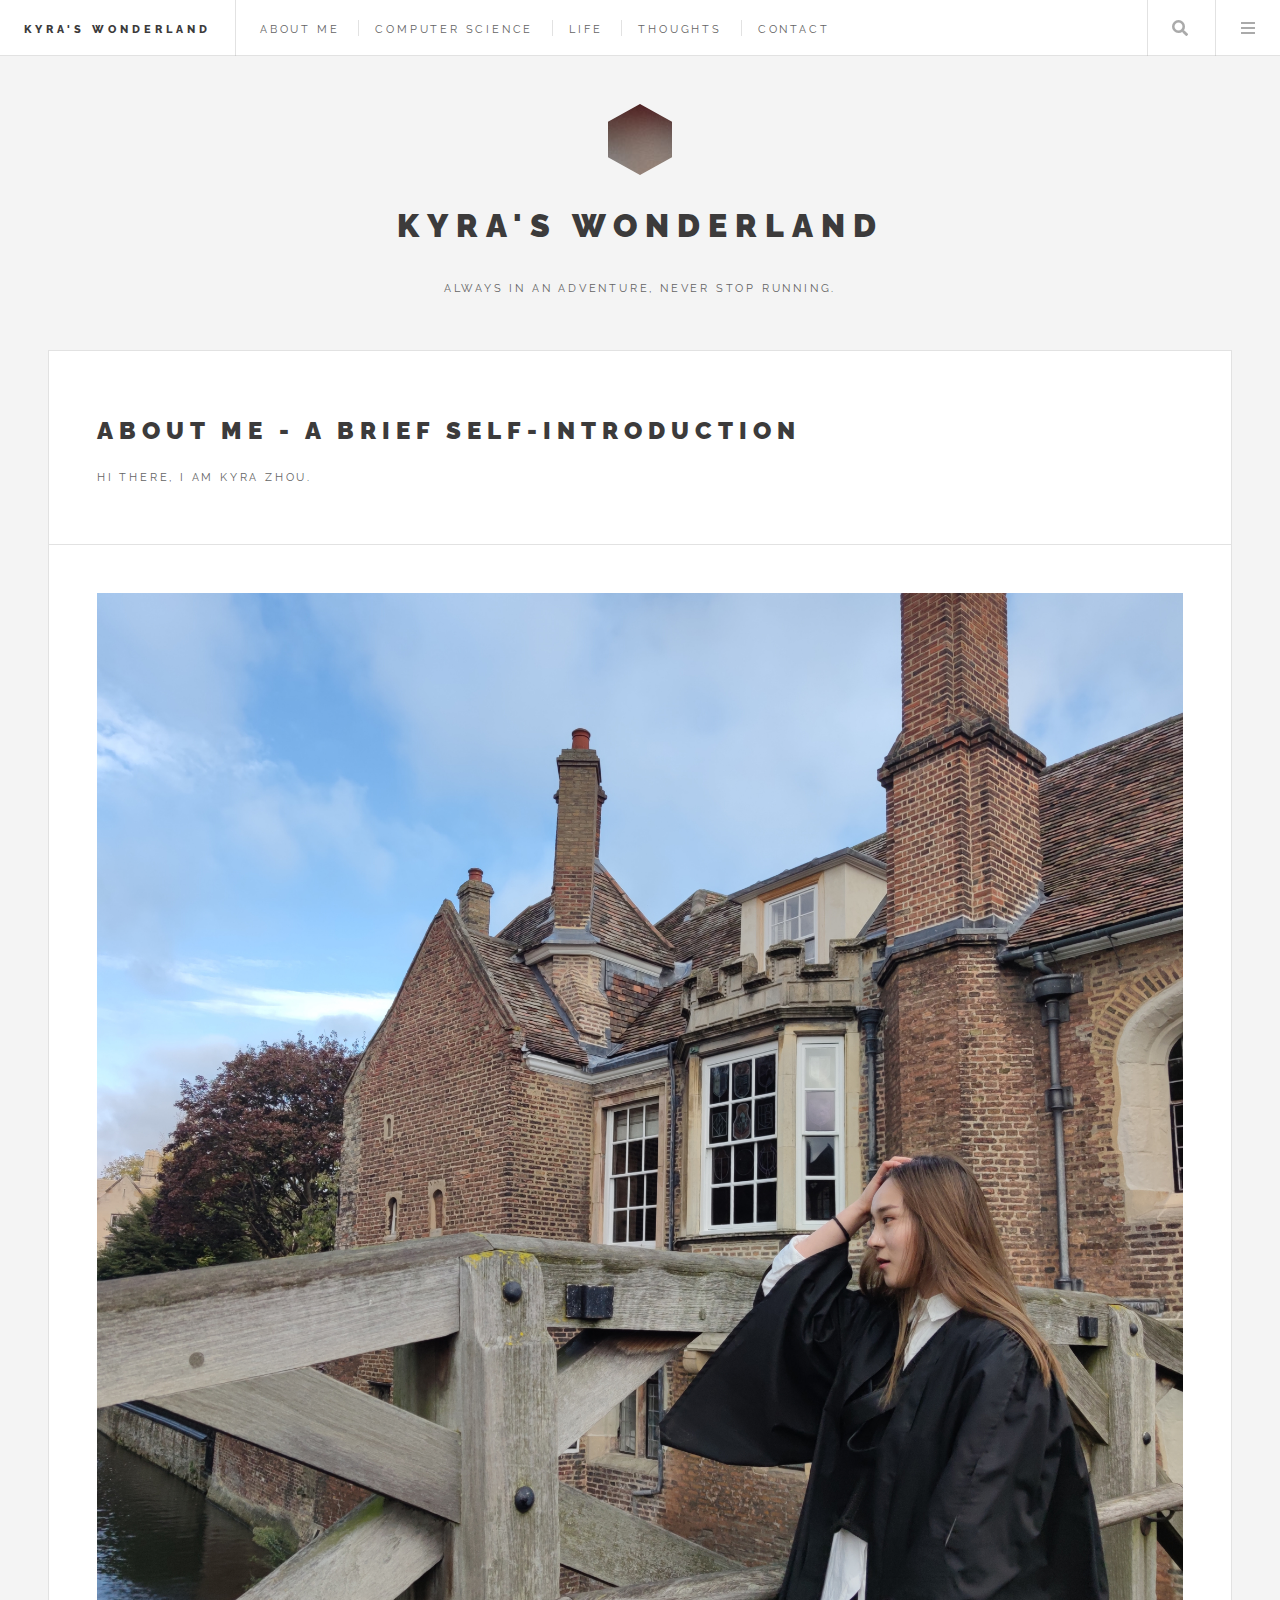
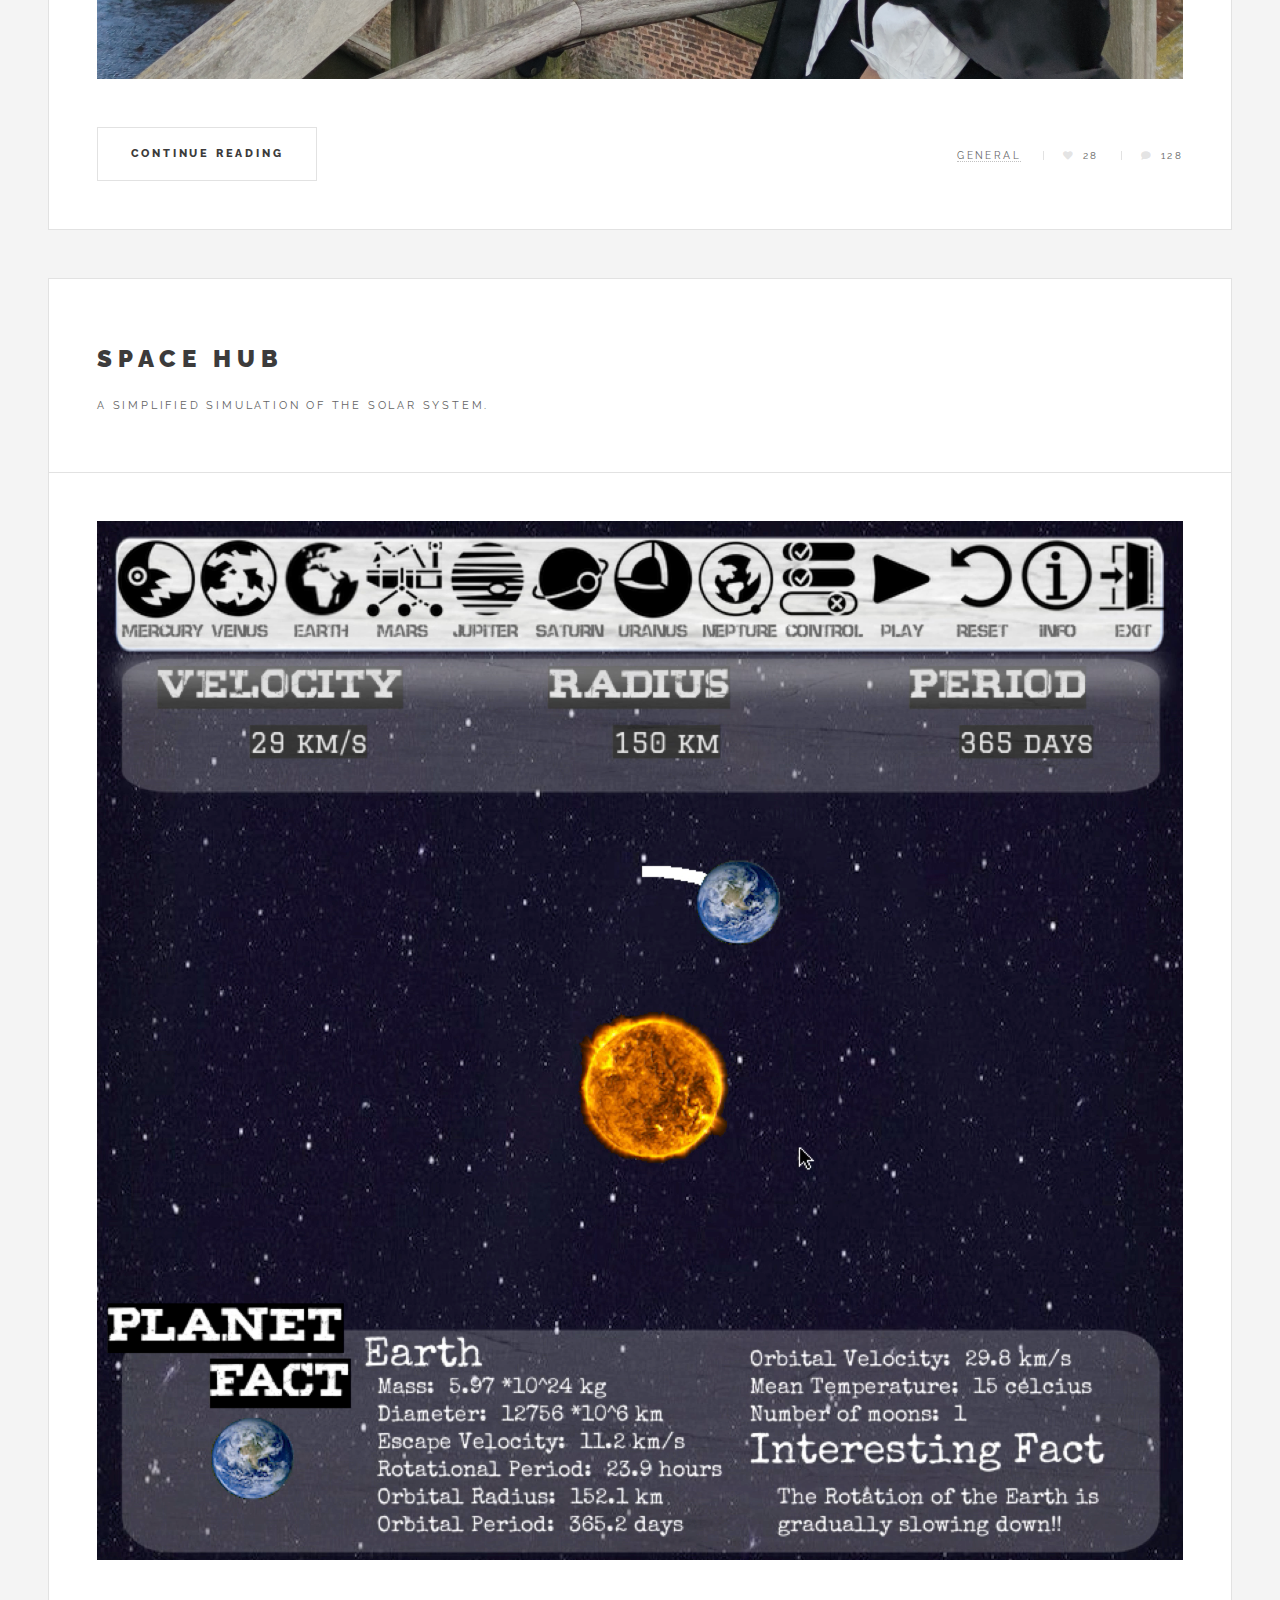
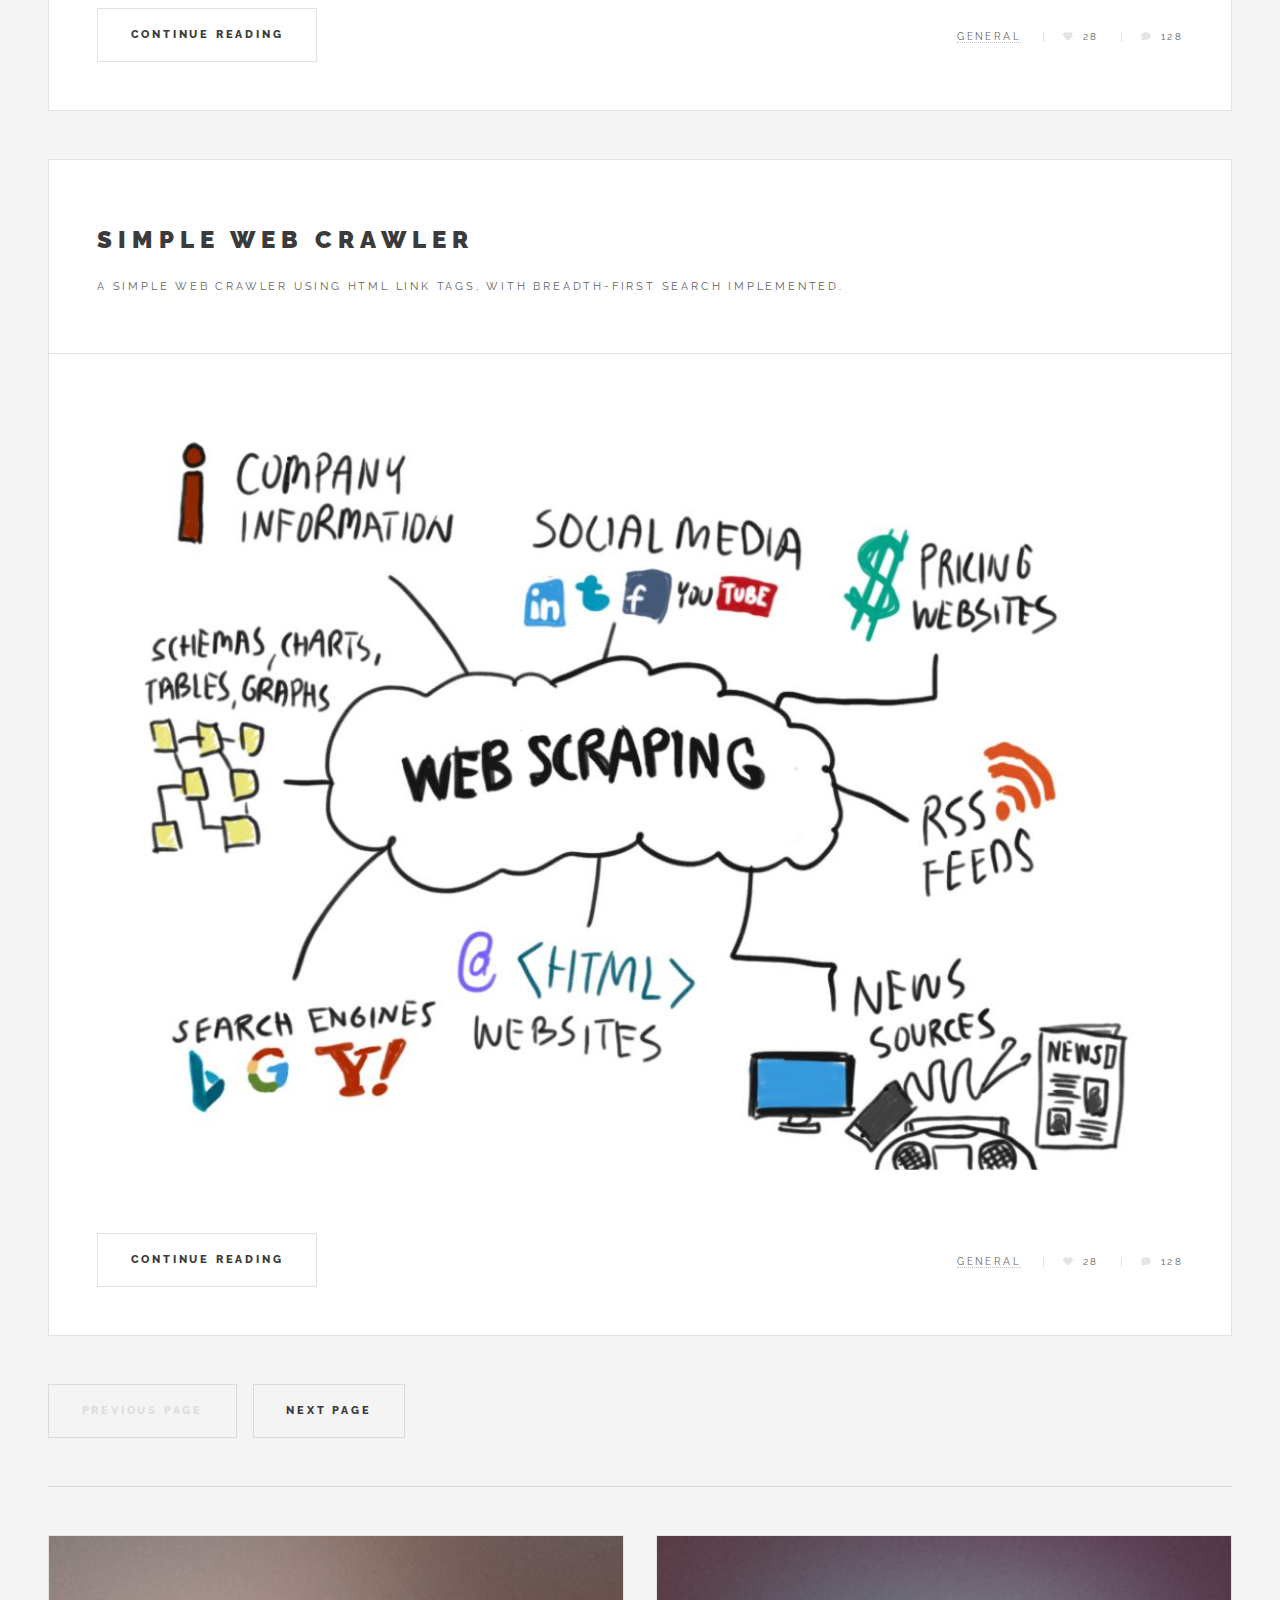
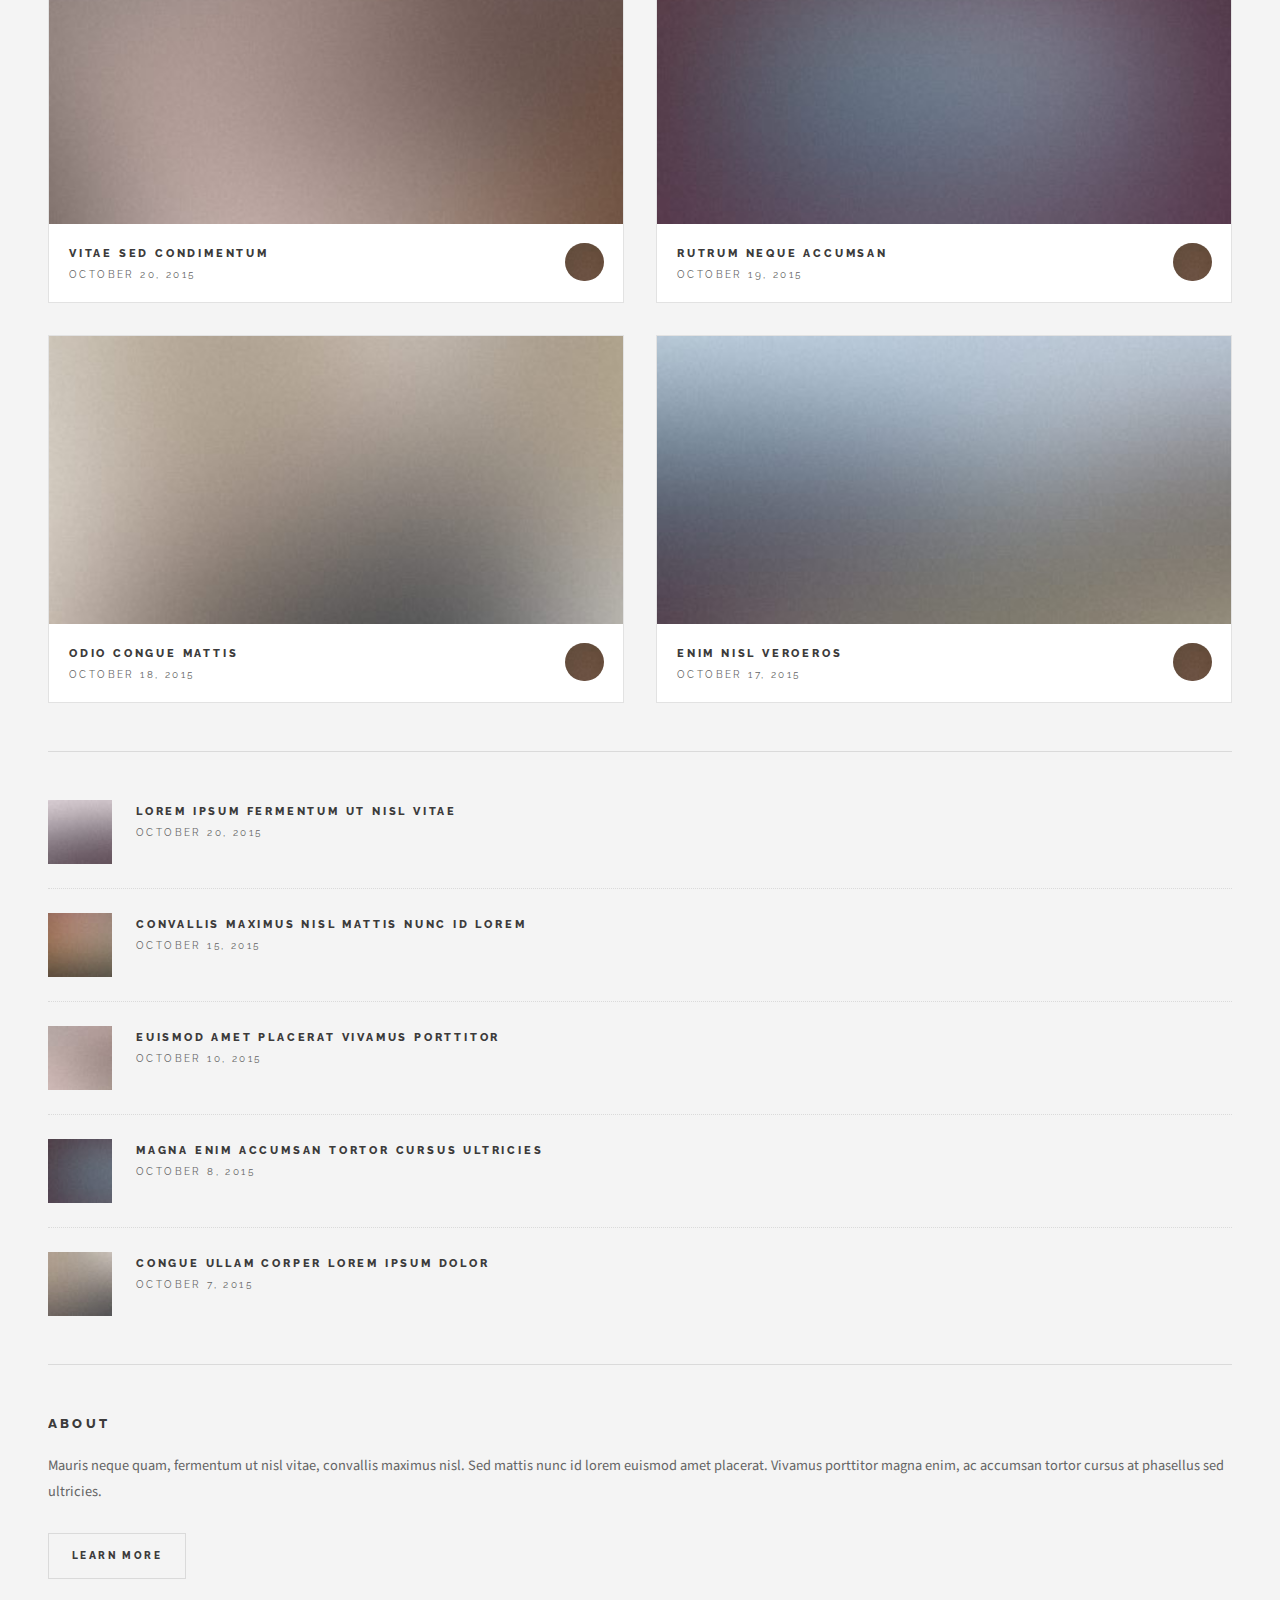
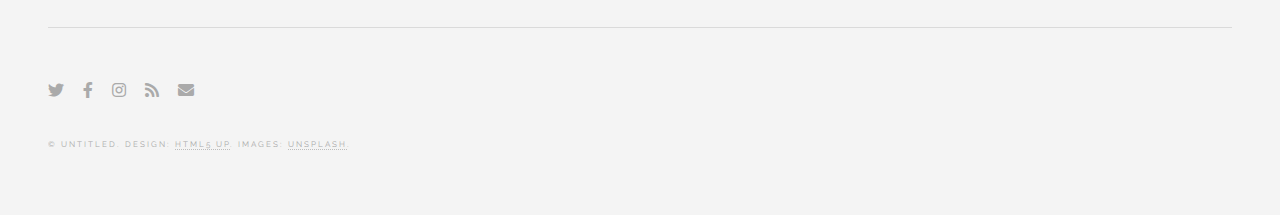
<file: index.html>
<!DOCTYPE HTML>
<!--
	Future Imperfect by HTML5 UP
	html5up.net | @ajlkn
	Free for personal and commercial use under the CCA 3.0 license (html5up.net/license)
-->
<html>

<head>
	<title>Kyra's Wonderland</title>
	<meta charset="utf-8" />
	<meta name="viewport" content="width=device-width, initial-scale=1, user-scalable=no" />
	<link rel="stylesheet" href="assets/css/main.css" />
</head>

<body class="is-preload">

	<!-- Wrapper -->
	<div id="wrapper">

		<!-- Header -->
		<header id="header">
			<h1><a href="index.html">Kyra's Wonderland</a></h1>
			<nav class="links">
				<ul>
					<li><a href="about.html">About Me</a></li>
					<li><a href="compsci.html">Computer Science</a></li>
					<li><a href="#Life">Life</a></li>
					<li><a href="#Thoughts">Thoughts</a></li>
					<li><a href="#Contact">Contact</a></li>
				</ul>
			</nav>
			<nav class="main">
				<ul>
					<li class="search">
						<a class="fa-search" href="#search">Search</a>
						<form id="search" method="get" action="#">
							<input type="text" name="query" placeholder="Search" />
						</form>
					</li>
					<li class="menu">
						<a class="fa-bars" href="#menu">Menu</a>
					</li>
				</ul>
			</nav>
		</header>

		<!-- Menu -->
		<section id="menu">

			<!-- Search -->
			<section>
				<form class="search" method="get" action="#">
					<input type="text" name="query" placeholder="Search" />
				</form>
			</section>

			<!-- Links -->
			<section>
				<ul class="links">
					<li>
						<a href="about.html">
							<h3>About Me</h3>
							<p>A brief self-introduction!</p>
						</a>
					</li>
					<li>
						<a href="compsci.html">
							<h3>Computer Science</h3>
							<p>Lots of love, lots of unknown</p>
						</a>
					</li>
					<li>
						<a href="#Life">
							<h3>Life</h3>
							<p>Enjoy life, sunshire and nature</p>
						</a>
					</li>
					<li>
						<a href="#Thoughts">
							<h3>Thoughts</h3>
							<p>Psychology? Maybe or maybe not</p>
						</a>
					</li>
				</ul>
			</section>

			<!-- Actions 
							<section>
								<ul class="actions stacked">
									<li><a href="#" class="button large fit">Log In</a></li>
								</ul>
							</section> -->

		</section>

		<!-- Main -->
		<div id="main">

			<!-- Post -->
			<article class="post">
				<header>
					<div class="title">
						<h2><a href="about.html">About Me - A brief self-introduction</a></h2>
						<p>Hi there, I am Kyra Zhou.</p>
					</div>
				</header>
				<a href="about.html" class="image featured"><img src="images/life/about.JPG" alt="" /></a>
				<footer>
					<ul class="actions">
						<li><a href="about.html" class="button large">Continue Reading</a></li>
					</ul>
					<ul class="stats">
						<li><a href="#">General</a></li>
						<li><a href="#" class="icon solid fa-heart">28</a></li>
						<li><a href="#" class="icon solid fa-comment">128</a></li>
					</ul>
				</footer>
			</article>

			<!-- Post -->
			<article class="post">
				<header>
					<div class="title">
						<h2><a href="spacehub.html">Space Hub</a></h2>
						<p>A simplified simulation of the solar system.
						</p>
					</div>
				</header>
				<a href="spacehub.html" class="image featured"><img src="images/compsci/spacehub/spacehub-cover.png"
						alt="" /></a>
				<footer>
					<ul class="actions">
						<li><a href="spacehub.html" class="button large">Continue Reading</a></li>
					</ul>
					<ul class="stats">
						<li><a href="#">General</a></li>
						<li><a href="#" class="icon solid fa-heart">28</a></li>
						<li><a href="#" class="icon solid fa-comment">128</a></li>
					</ul>
				</footer>
			</article>

			<!-- Post -->
			<article class="post">
				<header>
					<div class="title">
						<h2><a href="webcrawler.html">Simple Web Crawler</a></h2>
						<p>A simple web crawler using HTML link tags, with Breadth-First Search Implemented.</p>
					</div>
	
				</header>
				<a href="single.html" class="image featured"><img src="images/compsci/webCrawler/friend-link.png"
						alt="" /></a>
				<footer>
					<ul class="actions">
						<li><a href="webcrawler.html" class="button large">Continue Reading</a></li>
					</ul>
					<ul class="stats">
						<li><a href="#">General</a></li>
						<li><a href="#" class="icon solid fa-heart">28</a></li>
						<li><a href="#" class="icon solid fa-comment">128</a></li>
					</ul>
				</footer>
			</article>

			<!-- Post -->
			<!--
							<article class="post">
								<header>
									<div class="title">
										<h2><a href="#">Elements</a></h2>
										<p>Lorem ipsum dolor amet nullam consequat etiam feugiat</p>
									</div>
									<div class="meta">
										<time class="published" datetime="2015-10-18">October 18, 2015</time>
										<a href="#" class="author"><span class="name">Jane Doe</span><img src="images/avatar.jpg" alt="" /></a>
									</div>
								</header>

								<section>
									<h3>Text</h3>
									<p>This is <b>bold</b> and this is <strong>strong</strong>. This is <i>italic</i> and this is <em>emphasized</em>.
									This is <sup>superscript</sup> text and this is <sub>subscript</sub> text.
									This is <u>underlined</u> and this is code: <code>for (;;) { ... }</code>. Finally, <a href="#">this is a link</a>.</p>
									<hr />
									<p>Nunc lacinia ante nunc ac lobortis. Interdum adipiscing gravida odio porttitor sem non mi integer non faucibus ornare mi ut ante amet placerat aliquet. Volutpat eu sed ante lacinia sapien lorem accumsan varius montes viverra nibh in adipiscing blandit tempus accumsan.</p>
									<hr />
									<h2>Heading Level 2</h2>
									<h3>Heading Level 3</h3>
									<h4>Heading Level 4</h4>
									<hr />
									<h4>Blockquote</h4>
									<blockquote>Fringilla nisl. Donec accumsan interdum nisi, quis tincidunt felis sagittis eget tempus euismod. Vestibulum ante ipsum primis in faucibus vestibulum. Blandit adipiscing eu felis iaculis volutpat ac adipiscing accumsan faucibus. Vestibulum ante ipsum primis in faucibus lorem ipsum dolor sit amet nullam adipiscing eu felis.</blockquote>
									<h4>Preformatted</h4>
									<pre><code>i = 0;

while (!deck.isInOrder()) {
  print 'Iteration ' + i;
  deck.shuffle();
  i++;
}

print 'It took ' + i + ' iterations to sort the deck.';</code></pre>
								</section>

								<section>
									<h3>Lists</h3>
									<div class="row">
										<div class="col-6 col-12-medium">
											<h4>Unordered</h4>
											<ul>
												<li>Dolor pulvinar etiam.</li>
												<li>Sagittis adipiscing.</li>
												<li>Felis enim feugiat.</li>
											</ul>
											<h4>Alternate</h4>
											<ul class="alt">
												<li>Dolor pulvinar etiam.</li>
												<li>Sagittis adipiscing.</li>
												<li>Felis enim feugiat.</li>
											</ul>
										</div>
										<div class="col-6 col-12-medium">
											<h4>Ordered</h4>
											<ol>
												<li>Dolor pulvinar etiam.</li>
												<li>Etiam vel felis viverra.</li>
												<li>Felis enim feugiat.</li>
												<li>Dolor pulvinar etiam.</li>
												<li>Etiam vel felis lorem.</li>
												<li>Felis enim et feugiat.</li>
											</ol>
											<h4>Icons</h4>
											<ul class="icons">
												<li><a href="#" class="icon brands fa-twitter"><span class="label">Twitter</span></a></li>
												<li><a href="#" class="icon brands fa-facebook-f"><span class="label">Facebook</span></a></li>
												<li><a href="#" class="icon brands fa-instagram"><span class="label">Instagram</span></a></li>
												<li><a href="#" class="icon brands fa-github"><span class="label">Github</span></a></li>
											</ul>
										</div>
									</div>
									<h3>Actions</h3>
									<div class="row">
										<div class="col-6 col-12-medium">
											<ul class="actions">
												<li><a href="#" class="button">Default</a></li>
												<li><a href="#" class="button">Default</a></li>
												<li><a href="#" class="button">Default</a></li>
											</ul>
											<ul class="actions small">
												<li><a href="#" class="button small">Small</a></li>
												<li><a href="#" class="button small">Small</a></li>
												<li><a href="#" class="button small">Small</a></li>
											</ul>
											<ul class="actions stacked">
												<li><a href="#" class="button">Default</a></li>
												<li><a href="#" class="button">Default</a></li>
												<li><a href="#" class="button">Default</a></li>
											</ul>
											<ul class="actions stacked">
												<li><a href="#" class="button small">Small</a></li>
												<li><a href="#" class="button small">Small</a></li>
												<li><a href="#" class="button small">Small</a></li>
											</ul>
										</div>
										<div class="col-6 col-12-medium">
											<ul class="actions stacked">
												<li><a href="#" class="button fit">Default</a></li>
												<li><a href="#" class="button fit">Default</a></li>
											</ul>
											<ul class="actions stacked">
												<li><a href="#" class="button small fit">Small</a></li>
												<li><a href="#" class="button small fit">Small</a></li>
											</ul>
										</div>
									</div>
								</section>

								<section>
									<h3>Table</h3>
									<h4>Default</h4>
									<div class="table-wrapper">
										<table>
											<thead>
												<tr>
													<th>Name</th>
													<th>Description</th>
													<th>Price</th>
												</tr>
											</thead>
											<tbody>
												<tr>
													<td>Item One</td>
													<td>Ante turpis integer aliquet porttitor.</td>
													<td>29.99</td>
												</tr>
												<tr>
													<td>Item Two</td>
													<td>Vis ac commodo adipiscing arcu aliquet.</td>
													<td>19.99</td>
												</tr>
												<tr>
													<td>Item Three</td>
													<td> Morbi faucibus arcu accumsan lorem.</td>
													<td>29.99</td>
												</tr>
												<tr>
													<td>Item Four</td>
													<td>Vitae integer tempus condimentum.</td>
													<td>19.99</td>
												</tr>
												<tr>
													<td>Item Five</td>
													<td>Ante turpis integer aliquet porttitor.</td>
													<td>29.99</td>
												</tr>
											</tbody>
											<tfoot>
												<tr>
													<td colspan="2"></td>
													<td>100.00</td>
												</tr>
											</tfoot>
										</table>
									</div>

									<h4>Alternate</h4>
									<div class="table-wrapper">
										<table class="alt">
											<thead>
												<tr>
													<th>Name</th>
													<th>Description</th>
													<th>Price</th>
												</tr>
											</thead>
											<tbody>
												<tr>
													<td>Item One</td>
													<td>Ante turpis integer aliquet porttitor.</td>
													<td>29.99</td>
												</tr>
												<tr>
													<td>Item Two</td>
													<td>Vis ac commodo adipiscing arcu aliquet.</td>
													<td>19.99</td>
												</tr>
												<tr>
													<td>Item Three</td>
													<td> Morbi faucibus arcu accumsan lorem.</td>
													<td>29.99</td>
												</tr>
												<tr>
													<td>Item Four</td>
													<td>Vitae integer tempus condimentum.</td>
													<td>19.99</td>
												</tr>
												<tr>
													<td>Item Five</td>
													<td>Ante turpis integer aliquet porttitor.</td>
													<td>29.99</td>
												</tr>
											</tbody>
											<tfoot>
												<tr>
													<td colspan="2"></td>
													<td>100.00</td>
												</tr>
											</tfoot>
										</table>
									</div>
								</section>

								<section>
									<h3>Buttons</h3>
									<ul class="actions">
										<li><a href="#" class="button large">Large</a></li>
										<li><a href="#" class="button">Default</a></li>
										<li><a href="#" class="button small">Small</a></li>
									</ul>
									<ul class="actions fit">
										<li><a href="#" class="button fit">Fit</a></li>
										<li><a href="#" class="button fit">Fit</a></li>
										<li><a href="#" class="button fit">Fit</a></li>
									</ul>
									<ul class="actions fit small">
										<li><a href="#" class="button fit small">Fit + Small</a></li>
										<li><a href="#" class="button fit small">Fit + Small</a></li>
										<li><a href="#" class="button fit small">Fit + Small</a></li>
									</ul>
									<ul class="actions">
										<li><a href="#" class="button icon solid fa-download">Icon</a></li>
										<li><a href="#" class="button icon solid fa-upload">Icon</a></li>
										<li><a href="#" class="button icon solid fa-save">Icon</a></li>
									</ul>
									<ul class="actions">
										<li><span class="button disabled">Disabled</span></li>
										<li><span class="button disabled icon solid fa-download">Disabled</span></li>
									</ul>
								</section>

								<section>
									<h3>Form</h3>
									<form method="post" action="#">
										<div class="row gtr-uniform">
											<div class="col-6 col-12-xsmall">
												<input type="text" name="demo-name" id="demo-name" value="" placeholder="Name" />
											</div>
											<div class="col-6 col-12-xsmall">
												<input type="email" name="demo-email" id="demo-email" value="" placeholder="Email" />
											</div>
											<div class="col-12">
												<select name="demo-category" id="demo-category">
													<option value="">- Category -</option>
													<option value="1">Manufacturing</option>
													<option value="1">Shipping</option>
													<option value="1">Administration</option>
													<option value="1">Human Resources</option>
												</select>
											</div>
											<div class="col-4 col-12-small">
												<input type="radio" id="demo-priority-low" name="demo-priority" checked>
												<label for="demo-priority-low">Low</label>
											</div>
											<div class="col-4 col-12-small">
												<input type="radio" id="demo-priority-normal" name="demo-priority">
												<label for="demo-priority-normal">Normal</label>
											</div>
											<div class="col-4 col-12-small">
												<input type="radio" id="demo-priority-high" name="demo-priority">
												<label for="demo-priority-high">High</label>
											</div>
											<div class="col-6 col-12-small">
												<input type="checkbox" id="demo-copy" name="demo-copy">
												<label for="demo-copy">Email me a copy</label>
											</div>
											<div class="col-6 col-12-small">
												<input type="checkbox" id="demo-human" name="demo-human" checked>
												<label for="demo-human">Not a robot</label>
											</div>
											<div class="col-12">
												<textarea name="demo-message" id="demo-message" placeholder="Enter your message" rows="6"></textarea>
											</div>
											<div class="col-12">
												<ul class="actions">
													<li><input type="submit" value="Send Message" /></li>
													<li><input type="reset" value="Reset" /></li>
												</ul>
											</div>
										</div>
									</form>
								</section>

								<section>
									<h3>Image</h3>
									<h4>Fit</h4>
									<div class="box alt">
										<div class="row gtr-uniform">
											<div class="col-12"><span class="image fit"><img src="images/pic02.jpg" alt="" /></span></div>
											<div class="col-4"><span class="image fit"><img src="images/pic04.jpg" alt="" /></span></div>
											<div class="col-4"><span class="image fit"><img src="images/pic05.jpg" alt="" /></span></div>
											<div class="col-4"><span class="image fit"><img src="images/pic06.jpg" alt="" /></span></div>
											<div class="col-4"><span class="image fit"><img src="images/pic06.jpg" alt="" /></span></div>
											<div class="col-4"><span class="image fit"><img src="images/pic04.jpg" alt="" /></span></div>
											<div class="col-4"><span class="image fit"><img src="images/pic05.jpg" alt="" /></span></div>
											<div class="col-4"><span class="image fit"><img src="images/pic05.jpg" alt="" /></span></div>
											<div class="col-4"><span class="image fit"><img src="images/pic06.jpg" alt="" /></span></div>
											<div class="col-4"><span class="image fit"><img src="images/pic04.jpg" alt="" /></span></div>
										</div>
									</div>
									<h4>Left &amp; Right</h4>
									<p><span class="image left"><img src="images/pic07.jpg" alt="" /></span>Fringilla nisl. Donec accumsan interdum nisi, quis tincidunt felis sagittis eget. tempus euismod. Vestibulum ante ipsum primis in faucibus vestibulum. Blandit adipiscing eu felis iaculis volutpat ac adipiscing accumsan eu faucibus. Integer ac pellentesque praesent tincidunt felis sagittis eget. tempus euismod. Vestibulum ante ipsum primis in faucibus vestibulum. Blandit adipiscing eu felis iaculis volutpat ac adipiscing accumsan eu faucibus. Integer ac pellentesque praesent. Donec accumsan interdum nisi, quis tincidunt felis sagittis eget. tempus euismod. Vestibulum ante ipsum primis in faucibus vestibulum. Blandit adipiscing eu felis iaculis volutpat ac adipiscing accumsan eu faucibus. Integer ac pellentesque praesent tincidunt felis sagittis eget. tempus euismod. Vestibulum ante ipsum primis in faucibus vestibulum. Blandit adipiscing eu felis iaculis volutpat ac adipiscing accumsan eu faucibus. Integer ac pellentesque praesent. Blandit adipiscing eu felis iaculis volutpat ac adipiscing accumsan eu faucibus. Integer ac pellentesque praesent tincidunt felis sagittis eget. tempus euismod. Vestibulum ante ipsum primis in faucibus vestibulum. Blandit adipiscing eu felis iaculis volutpat ac adipiscing accumsan eu faucibus. Integer ac pellentesque praesent.</p>
									<p><span class="image right"><img src="images/pic04.jpg" alt="" /></span>Fringilla nisl. Donec accumsan interdum nisi, quis tincidunt felis sagittis eget. tempus euismod. Vestibulum ante ipsum primis in faucibus vestibulum. Blandit adipiscing eu felis iaculis volutpat ac adipiscing accumsan eu faucibus. Integer ac pellentesque praesent tincidunt felis sagittis eget. tempus euismod. Vestibulum ante ipsum primis in faucibus vestibulum. Blandit adipiscing eu felis iaculis volutpat ac adipiscing accumsan eu faucibus. Integer ac pellentesque praesent. Donec accumsan interdum nisi, quis tincidunt felis sagittis eget. tempus euismod. Vestibulum ante ipsum primis in faucibus vestibulum. Blandit adipiscing eu felis iaculis volutpat ac adipiscing accumsan eu faucibus. Integer ac pellentesque praesent tincidunt felis sagittis eget. tempus euismod. Vestibulum ante ipsum primis in faucibus vestibulum. Blandit adipiscing eu felis iaculis volutpat ac adipiscing accumsan eu faucibus. Integer ac pellentesque praesent. Blandit adipiscing eu felis iaculis volutpat ac adipiscing accumsan eu faucibus. Integer ac pellentesque praesent tincidunt felis sagittis eget. tempus euismod. Vestibulum ante ipsum primis in faucibus vestibulum. Blandit adipiscing eu felis iaculis volutpat ac adipiscing accumsan eu faucibus. Integer ac pellentesque praesent.</p>
								</section>

							</article>
						-->

			<!-- Pagination -->
			<ul class="actions pagination">
				<li><a href="" class="disabled button large previous">Previous Page</a></li>
				<li><a href="#" class="button large next">Next Page</a></li>
			</ul>

		</div>

		<!-- Sidebar -->
		<section id="sidebar">

			<!-- Intro -->
			<section id="intro">
				<a href="#" class="logo"><img src="images/logo.jpg" alt="" /></a>
				<header>
					<h2>Kyra's Wonderland</h2>
					<p>Always in an adventure, never stop running.</p>
				</header>
			</section>

			<!-- Mini Posts -->
			<section>
				<div class="mini-posts">

					<!-- Mini Post -->
					<article class="mini-post">
						<header>
							<h3><a href="single.html">Vitae sed condimentum</a></h3>
							<time class="published" datetime="2015-10-20">October 20, 2015</time>
							<a href="#" class="author"><img src="images/avatar.jpg" alt="" /></a>
						</header>
						<a href="single.html" class="image"><img src="images/pic04.jpg" alt="" /></a>
					</article>

					<!-- Mini Post -->
					<article class="mini-post">
						<header>
							<h3><a href="single.html">Rutrum neque accumsan</a></h3>
							<time class="published" datetime="2015-10-19">October 19, 2015</time>
							<a href="#" class="author"><img src="images/avatar.jpg" alt="" /></a>
						</header>
						<a href="single.html" class="image"><img src="images/pic05.jpg" alt="" /></a>
					</article>

					<!-- Mini Post -->
					<article class="mini-post">
						<header>
							<h3><a href="single.html">Odio congue mattis</a></h3>
							<time class="published" datetime="2015-10-18">October 18, 2015</time>
							<a href="#" class="author"><img src="images/avatar.jpg" alt="" /></a>
						</header>
						<a href="single.html" class="image"><img src="images/pic06.jpg" alt="" /></a>
					</article>

					<!-- Mini Post -->
					<article class="mini-post">
						<header>
							<h3><a href="single.html">Enim nisl veroeros</a></h3>
							<time class="published" datetime="2015-10-17">October 17, 2015</time>
							<a href="#" class="author"><img src="images/avatar.jpg" alt="" /></a>
						</header>
						<a href="single.html" class="image"><img src="images/pic07.jpg" alt="" /></a>
					</article>

				</div>
			</section>

			<!-- Posts List -->
			<section>
				<ul class="posts">
					<li>
						<article>
							<header>
								<h3><a href="single.html">Lorem ipsum fermentum ut nisl vitae</a></h3>
								<time class="published" datetime="2015-10-20">October 20, 2015</time>
							</header>
							<a href="single.html" class="image"><img src="images/pic08.jpg" alt="" /></a>
						</article>
					</li>
					<li>
						<article>
							<header>
								<h3><a href="single.html">Convallis maximus nisl mattis nunc id lorem</a></h3>
								<time class="published" datetime="2015-10-15">October 15, 2015</time>
							</header>
							<a href="single.html" class="image"><img src="images/pic09.jpg" alt="" /></a>
						</article>
					</li>
					<li>
						<article>
							<header>
								<h3><a href="single.html">Euismod amet placerat vivamus porttitor</a></h3>
								<time class="published" datetime="2015-10-10">October 10, 2015</time>
							</header>
							<a href="single.html" class="image"><img src="images/pic10.jpg" alt="" /></a>
						</article>
					</li>
					<li>
						<article>
							<header>
								<h3><a href="single.html">Magna enim accumsan tortor cursus ultricies</a></h3>
								<time class="published" datetime="2015-10-08">October 8, 2015</time>
							</header>
							<a href="single.html" class="image"><img src="images/pic11.jpg" alt="" /></a>
						</article>
					</li>
					<li>
						<article>
							<header>
								<h3><a href="single.html">Congue ullam corper lorem ipsum dolor</a></h3>
								<time class="published" datetime="2015-10-06">October 7, 2015</time>
							</header>
							<a href="single.html" class="image"><img src="images/pic12.jpg" alt="" /></a>
						</article>
					</li>
				</ul>
			</section>

			<!-- About -->
			<section class="blurb">
				<h2>About</h2>
				<p>Mauris neque quam, fermentum ut nisl vitae, convallis maximus nisl. Sed mattis nunc id lorem euismod
					amet placerat. Vivamus porttitor magna enim, ac accumsan tortor cursus at phasellus sed ultricies.
				</p>
				<ul class="actions">
					<li><a href="#" class="button">Learn More</a></li>
				</ul>
			</section>

			<!-- Footer -->
			<section id="footer">
				<ul class="icons">
					<li><a href="#" class="icon brands fa-twitter"><span class="label">Twitter</span></a></li>
					<li><a href="#" class="icon brands fa-facebook-f"><span class="label">Facebook</span></a></li>
					<li><a href="#" class="icon brands fa-instagram"><span class="label">Instagram</span></a></li>
					<li><a href="#" class="icon solid fa-rss"><span class="label">RSS</span></a></li>
					<li><a href="#" class="icon solid fa-envelope"><span class="label">Email</span></a></li>
				</ul>
				<p class="copyright">&copy; Untitled. Design: <a href="http://html5up.net">HTML5 UP</a>. Images: <a
						href="http://unsplash.com">Unsplash</a>.</p>
			</section>

		</section>

	</div>

	<!-- Scripts -->
	<script src="assets/js/jquery.min.js"></script>
	<script src="assets/js/browser.min.js"></script>
	<script src="assets/js/breakpoints.min.js"></script>
	<script src="assets/js/util.js"></script>
	<script src="assets/js/main.js"></script>

</body>

</html>
</file>
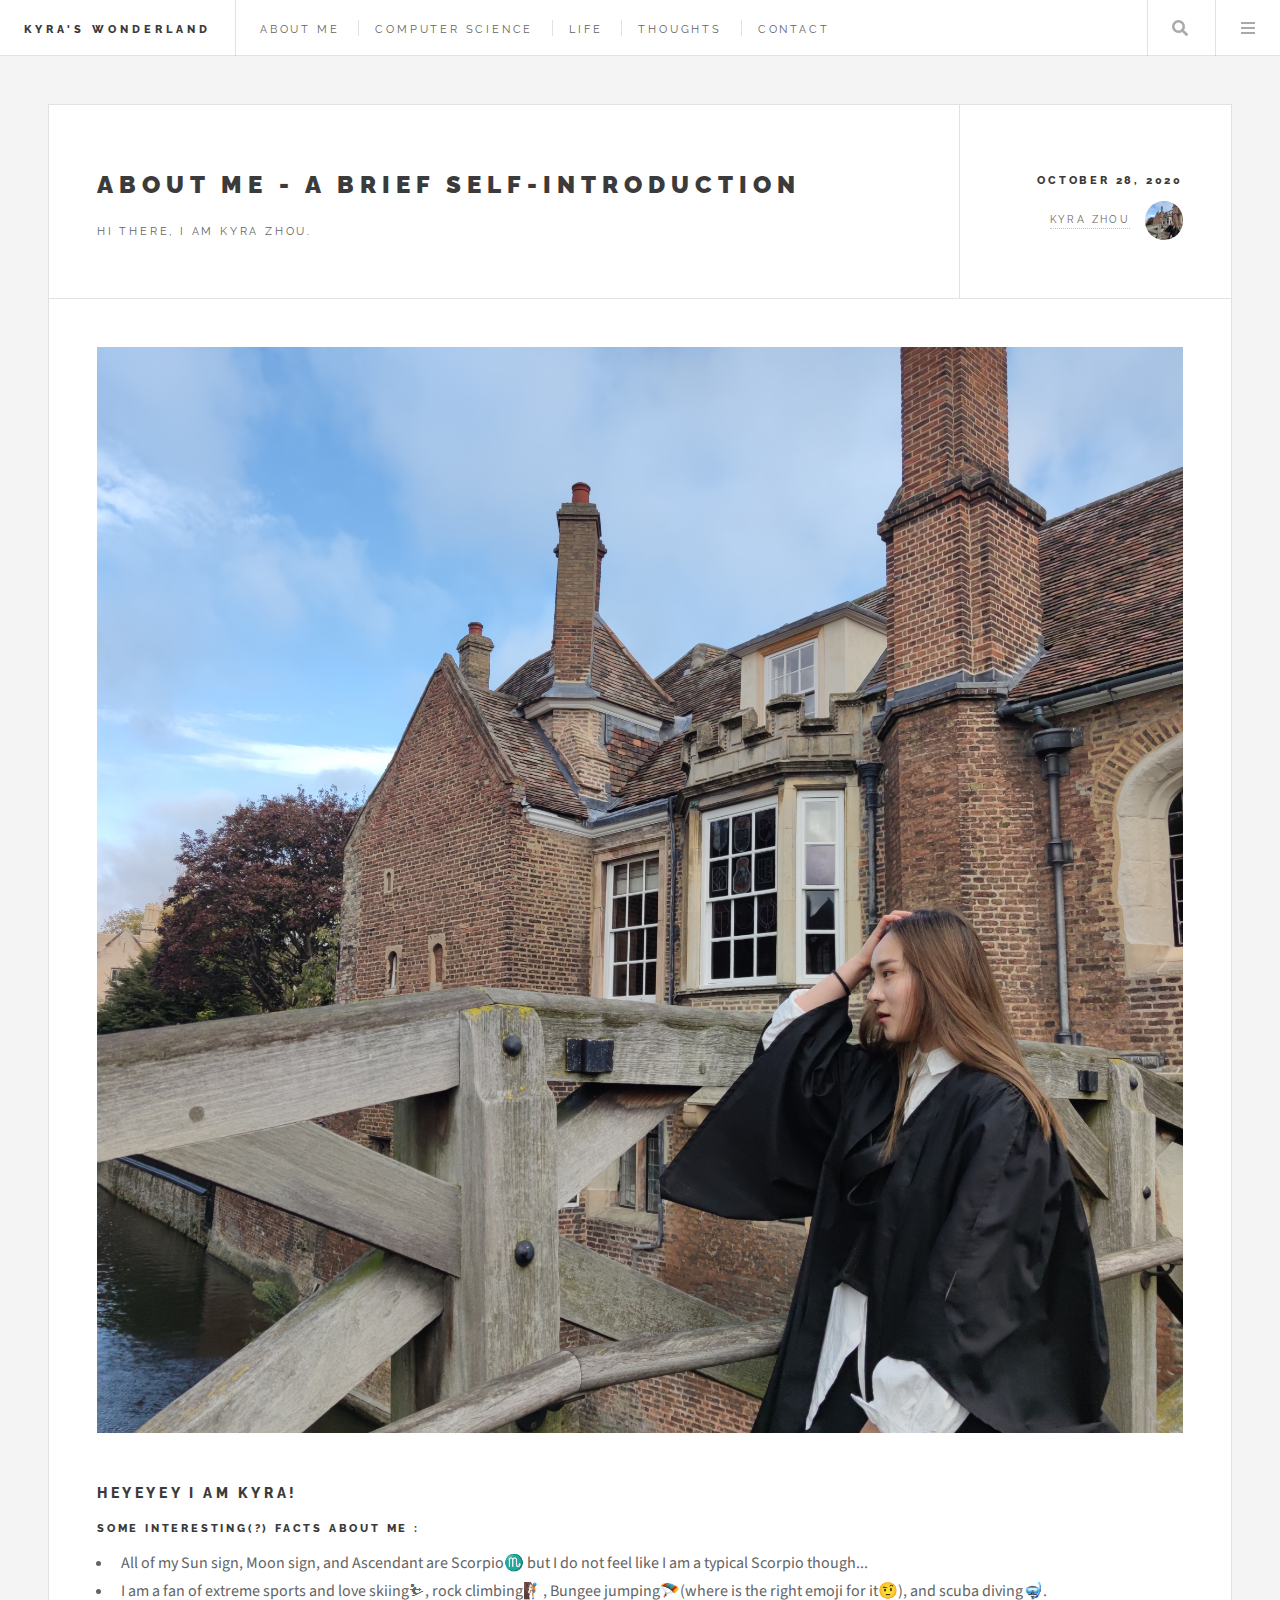
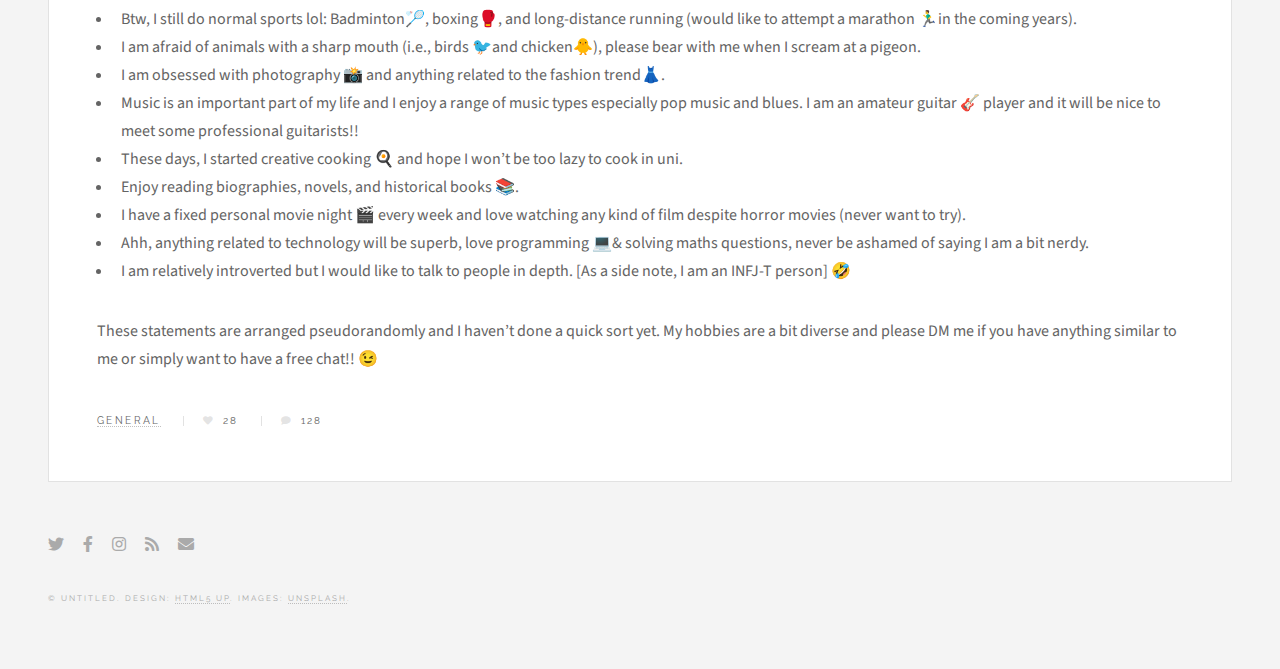
<file: about.html>
<!DOCTYPE HTML>
<!--
	Future Imperfect by HTML5 UP
	html5up.net | @ajlkn
	Free for personal and commercial use under the CCA 3.0 license (html5up.net/license)
-->
<html>
	<head> 
		<title>About Me - A brief Introduction about myself</title>
		<meta charset="utf-8" />
		<meta name="viewport" content="width=device-width, initial-scale=1, user-scalable=no" />
		<link rel="stylesheet" href="assets/css/main.css" />
	</head>
	<body class="Single is-preload">

		<!-- Wrapper -->
			<div id="wrapper">

				<!-- Header -->
					<header id="header">
						<h1><a href="index.html">Kyra's Wonderland</a></h1>
						<nav class="links">
							<ul>
								<li><a href="about.html">About Me</a></li>
								<li><a href="compsci.html">Computer Science</a></li>
								<li><a href="#Life">Life</a></li>
								<li><a href="#Thoughts">Thoughts</a></li>
								<li><a href="#Contact">Contact</a></li>
							</ul>
						</nav>
						<nav class="main">
							<ul>
								<li class="search">
									<a class="fa-search" href="#search">Search</a>
									<form id="search" method="get" action="#">
										<input type="text" name="query" placeholder="Search" />
									</form>
								</li>
								<li class="menu">
									<a class="fa-bars" href="#menu">Menu</a>
								</li>
							</ul>
						</nav>
					</header>

				<!-- Menu -->
					<section id="menu">

						<!-- Search -->
							<section>
								<form class="search" method="get" action="#">
									<input type="text" name="query" placeholder="Search" />
								</form>
							</section>

						<!-- Links -->
                        <section>
                            <ul class="links">
                                <li>
                                    <a href="about.html">
                                        <h3>About Me</h3>
                                        <p>A brief self-introduction!</p>
                                    </a>
                                </li>
                                <li>
                                    <a href="compsci.html">
                                        <h3>Computer Science</h3>
                                        <p>Lots of love, lots of unknown</p>
                                    </a>
                                </li>
                                <li>
                                    <a href="#Life">
                                        <h3>Life</h3>
                                        <p>Enjoy life, sunshire and nature</p>
                                    </a>
                                </li>
                                <li>
                                    <a href="#Thoughts">
                                        <h3>Thoughts</h3>
                                        <p>Psychology? Maybe or maybe not</p>
                                    </a>
                                </li>
                            </ul>
                        </section>

						
					</section>

				<!-- Main -->
					<div id="main">

						<!-- Post -->
							<article class="post">
								<header>
									<div class="title">
										<h2><a href="#">About Me - A brief self-introduction</a></h2>
										<p>Hi there, I am Kyra Zhou.</p>
									</div>
									<div class="meta">
										<time class="published" datetime="2015-11-01">October 28, 2020</time>
										<a href="#" class="author"><span class="name">Kyra ZHOU</span><img src="images/life/about.JPG" alt="" /></a>
									</div>
								</header>
								<span class="image featured"><img src="images/life/about.JPG" alt="Kyra's selfie" /></span>
								<h3>
									Heyeyey I am Kyra!
								</h3>
								<h4>Some interesting(?) facts about me :</h4>
									<ul>
										<li>
											All of my Sun sign, Moon sign, and Ascendant are Scorpio♏️ but I do not feel like I am a typical Scorpio though...
										</li>
										<li>
											I am a fan of extreme sports and love skiing⛷, rock climbing🧗🏽, Bungee jumping🪂(where is the right emoji for it🤨), and scuba diving🤿.  
										</li>
										<li>
											Btw, I still do normal sports lol: Badminton🏸, boxing🥊, and long-distance running (would like to attempt a marathon 🏃‍♂️in the coming years).
										</li>
										<li>
											I am afraid of animals with a sharp mouth (i.e., birds 🐦and chicken🐥), please bear with me when I scream at a pigeon.
										</li>
										<li>
											I am obsessed with photography 📸  and anything related to the fashion trend👗.
										</li>
										<li>
										Music is an important part of my life and I enjoy a range of music types especially pop music and blues. I am an amateur guitar 🎸  player and it will be nice to meet some professional guitarists!!
										</li>
										<li>
										These days, I started creative cooking 🍳  and hope I won’t be too lazy to cook in uni. 
										</li>
										<li>
										Enjoy reading biographies, novels, and historical books 📚.
										</li>
										<li>
										I have a fixed personal movie night 🎬 every week and love watching any kind of film despite horror movies (never want to try).
										</li>
										<li>
										Ahh, anything related to technology will be superb, love programming 💻& solving maths questions, never be ashamed of saying I am a bit nerdy.
										</li>
										<li>
										I am relatively introverted but I would like to talk to people in depth. [As a side note, I am an INFJ-T person] 🤣
										</li>
									</ul>
									These statements are arranged pseudorandomly and I haven’t done a quick sort yet. My hobbies are a bit diverse and please DM me if you have anything similar to me or simply want to have a free chat!! 😉
								</p>
								<footer>
									<ul class="stats">
										<li><a href="#">General</a></li>
										<li><a href="#" class="icon solid fa-heart">28</a></li>
										<li><a href="#" class="icon solid fa-comment">128</a></li>
									</ul>
								</footer>
							</article>

					</div>

				<!-- Footer -->
					<section id="footer">
						<ul class="icons">
							<li><a href="#" class="icon brands fa-twitter"><span class="label">Twitter</span></a></li>
							<li><a href="#" class="icon brands fa-facebook-f"><span class="label">Facebook</span></a></li>
							<li><a href="#" class="icon brands fa-instagram"><span class="label">Instagram</span></a></li>
							<li><a href="#" class="icon solid fa-rss"><span class="label">RSS</span></a></li>
							<li><a href="#" class="icon solid fa-envelope"><span class="label">Email</span></a></li>
						</ul>
						<p class="copyright">&copy; Untitled. Design: <a href="http://html5up.net">HTML5 UP</a>. Images: <a href="http://unsplash.com">Unsplash</a>.</p>
					</section>

			</div>

		<!-- Scripts -->
			<script src="assets/js/jquery.min.js"></script>
			<script src="assets/js/browser.min.js"></script>
			<script src="assets/js/breakpoints.min.js"></script>
			<script src="assets/js/util.js"></script>
			<script src="assets/js/main.js"></script>

	</body>
</html>
</file>
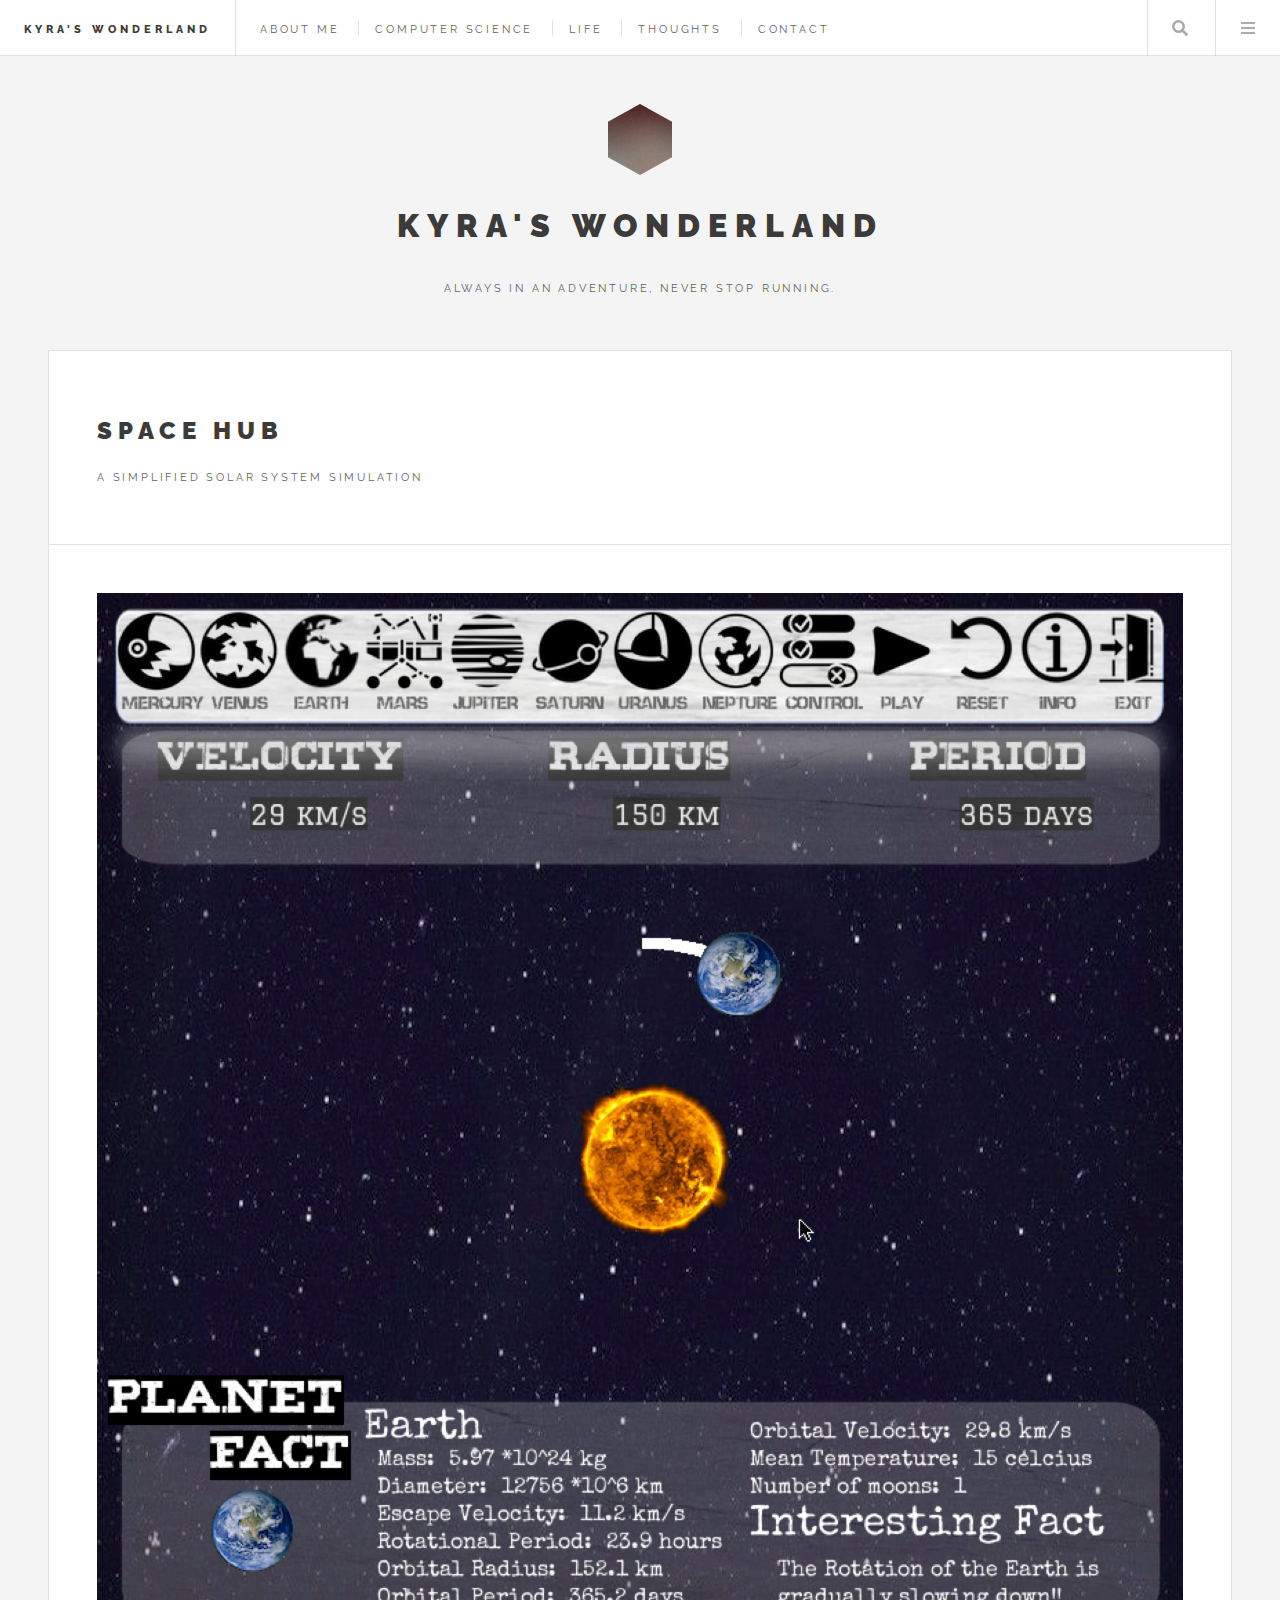
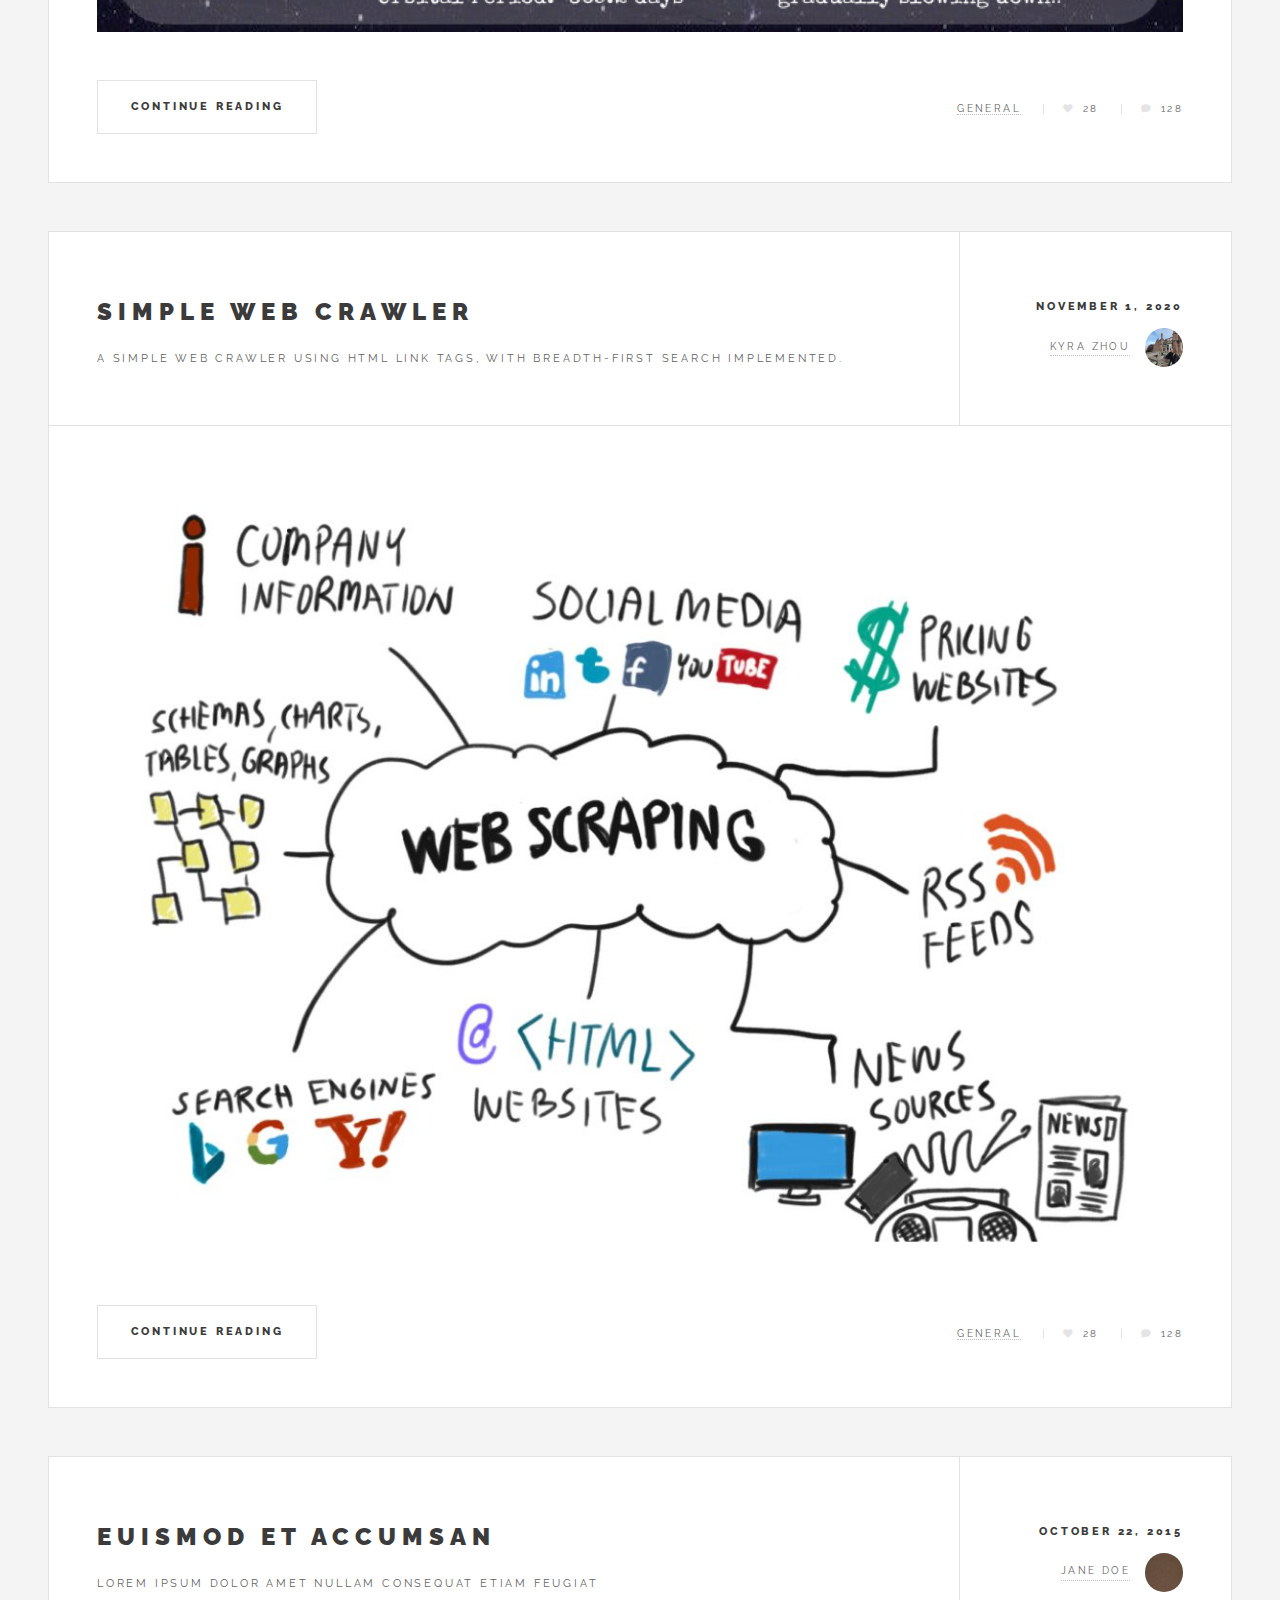
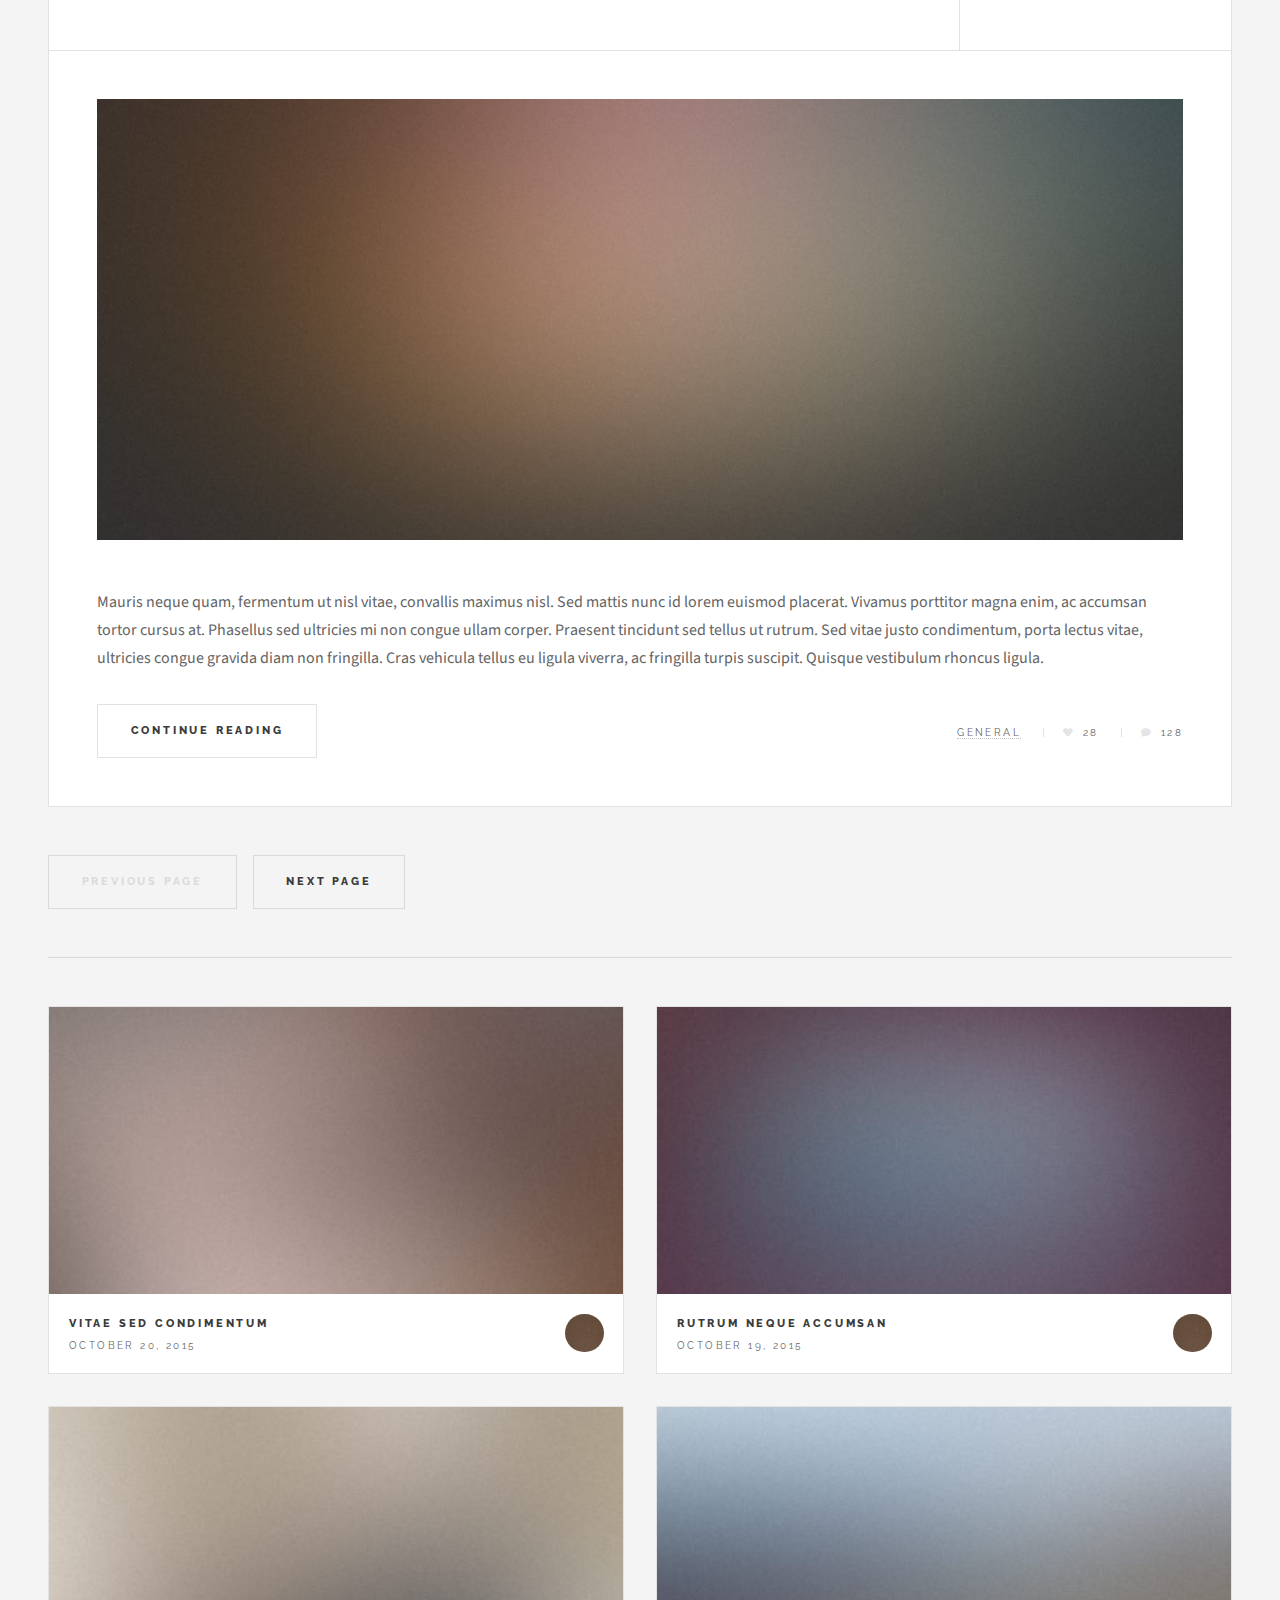
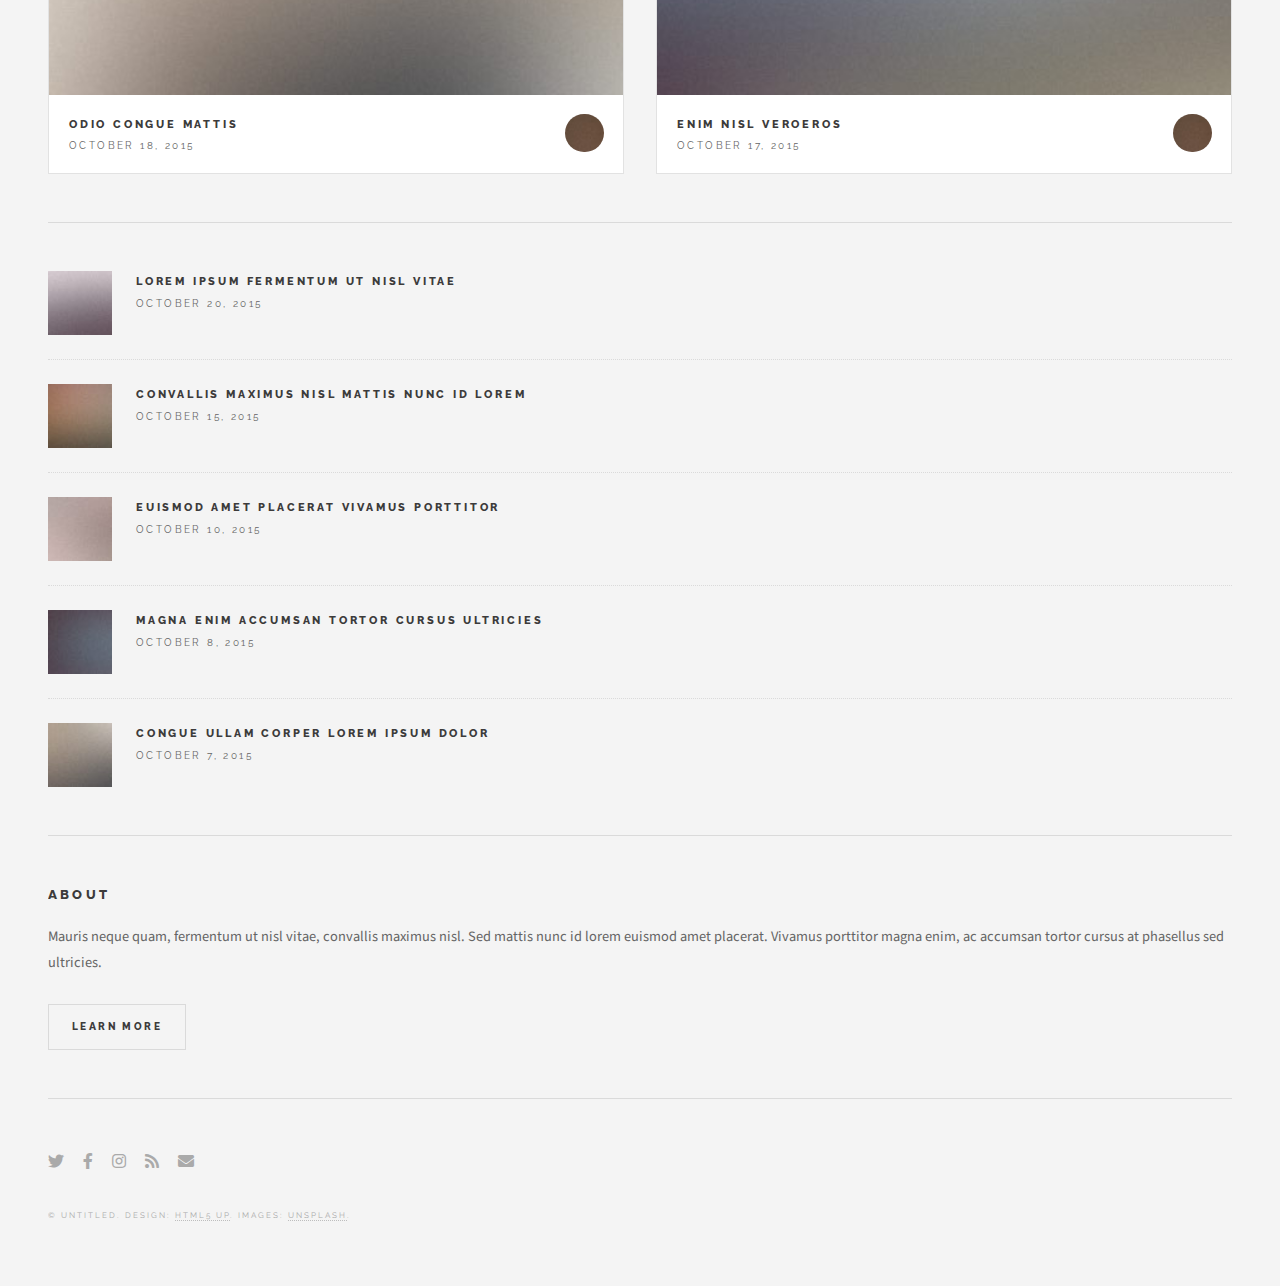
<file: compsci.html>
<!DOCTYPE HTML>
<!--
	Future Imperfect by HTML5 UP
	html5up.net | @ajlkn
	Free for personal and commercial use under the CCA 3.0 license (html5up.net/license)
-->
<html>
	<head>
		<title>Kyra's Wonderland</title>
		<meta charset="utf-8" />
		<meta name="viewport" content="width=device-width, initial-scale=1, user-scalable=no" />
		<link rel="stylesheet" href="assets/css/main.css" />
	</head>
	<body class="is-preload">

		<!-- Wrapper -->
			<div id="wrapper">

				<!-- Header -->
					<header id="header">
						<h1><a href="index.html">Kyra's Wonderland</a></h1>
						<nav class="links">
							<ul>
								<li><a href="about.html">About Me</a></li>
								<li><a href="compsci.html">Computer Science</a></li>
								<li><a href="#Life">Life</a></li>
								<li><a href="#Thoughts">Thoughts</a></li>
								<li><a href="#Contact">Contact</a></li>
							</ul>
						</nav>
						<nav class="main">
							<ul>
								<li class="search">
									<a class="fa-search" href="#search">Search</a>
									<form id="search" method="get" action="#">
										<input type="text" name="query" placeholder="Search" />
									</form>
								</li>
								<li class="menu">
									<a class="fa-bars" href="#menu">Menu</a>
								</li>
							</ul>
						</nav>
					</header>

				<!-- Menu -->
					<section id="menu">

						<!-- Search -->
							<section>
								<form class="search" method="get" action="#">
									<input type="text" name="query" placeholder="Search" />
								</form>
							</section>

						<!-- Links -->
							<section>
								<ul class="links">
									<li>
										<a href="about.html">
											<h3>About Me</h3>
											<p>A brief self-introduction!</p>
										</a>
									</li>
									<li>
										<a href="compsci.html">
											<h3>Computer Science</h3>
											<p>Lots of love, lots of unknown</p>
										</a>
									</li>
									<li>
										<a href="#Life">
											<h3>Life</h3>
											<p>Enjoy life, sunshire and nature</p>
										</a>
									</li>
									<li>
										<a href="#Thoughts">
											<h3>Thoughts</h3>
											<p>Psychology? Maybe or maybe not</p>
										</a>
									</li>
								</ul>
							</section>

						<!-- Actions 
							<section>
								<ul class="actions stacked">
									<li><a href="#" class="button large fit">Log In</a></li>
								</ul>
							</section> -->

					</section>

				<!-- Main -->
					<div id="main">

						<!-- Post -->
							<article class="post">
								<header>
									<div class="title">
										<h2><a href="spacehub.html">Space Hub</a></h2>
										<p>A simplified solar system simulation</p>
									</div>
								</header>
								<a href="about.html" class="image featured"><img src="images/compsci/spacehub/spacehub-cover.png" alt="" /></a>
								<footer>
									<ul class="actions">
										<li><a href="spacehub.html" class="button large">Continue Reading</a></li>
									</ul>
									<ul class="stats">
										<li><a href="#">General</a></li>
										<li><a href="#" class="icon solid fa-heart">28</a></li>
										<li><a href="#" class="icon solid fa-comment">128</a></li>
									</ul>
								</footer>
							</article>

						<!-- Post -->
							<article class="post">
								<header>
									<div class="title">
										<h2><a href="webcrawler.html">Simple Web Crawler</a></h2>
										<p>A simple web crawler using HTML link tags, with Breadth-First Search Implemented.</p>
									</div>
									<div class="meta">
										<time class="published" datetime="2015-10-25">November 1, 2020</time>
										<a href="#" class="author"><span class="name">Kyra Zhou</span><img src="images/life/about.JPG" alt="" /></a>
									</div>
								</header>
								<a href="single.html" class="image featured"><img src="images/compsci/webCrawler/friend-link.png" alt="" /></a>
								<footer>
									<ul class="actions">
										<li><a href="webcrawler.html" class="button large">Continue Reading</a></li>
									</ul>
									<ul class="stats">
										<li><a href="#">General</a></li>
										<li><a href="#" class="icon solid fa-heart">28</a></li>
										<li><a href="#" class="icon solid fa-comment">128</a></li>
									</ul>
								</footer>
							</article>

						<!-- Post -->
							<article class="post">
								<header>
									<div class="title">
										<h2><a href="single.html">Euismod et accumsan</a></h2>
										<p>Lorem ipsum dolor amet nullam consequat etiam feugiat</p>
									</div>
									<div class="meta">
										<time class="published" datetime="2015-10-22">October 22, 2015</time>
										<a href="#" class="author"><span class="name">Jane Doe</span><img src="images/avatar.jpg" alt="" /></a>
									</div>
								</header>
								<a href="single.html" class="image featured"><img src="images/pic03.jpg" alt="" /></a>
								<p>Mauris neque quam, fermentum ut nisl vitae, convallis maximus nisl. Sed mattis nunc id lorem euismod placerat. Vivamus porttitor magna enim, ac accumsan tortor cursus at. Phasellus sed ultricies mi non congue ullam corper. Praesent tincidunt sed tellus ut rutrum. Sed vitae justo condimentum, porta lectus vitae, ultricies congue gravida diam non fringilla. Cras vehicula tellus eu ligula viverra, ac fringilla turpis suscipit. Quisque vestibulum rhoncus ligula.</p>
								<footer>
									<ul class="actions">
										<li><a href="single.html" class="button large">Continue Reading</a></li>
									</ul>
									<ul class="stats">
										<li><a href="#">General</a></li>
										<li><a href="#" class="icon solid fa-heart">28</a></li>
										<li><a href="#" class="icon solid fa-comment">128</a></li>
									</ul>
								</footer>
							</article>

						<!-- Post -->
						<!--
							<article class="post">
								<header>
									<div class="title">
										<h2><a href="#">Elements</a></h2>
										<p>Lorem ipsum dolor amet nullam consequat etiam feugiat</p>
									</div>
									<div class="meta">
										<time class="published" datetime="2015-10-18">October 18, 2015</time>
										<a href="#" class="author"><span class="name">Jane Doe</span><img src="images/avatar.jpg" alt="" /></a>
									</div>
								</header>

								<section>
									<h3>Text</h3>
									<p>This is <b>bold</b> and this is <strong>strong</strong>. This is <i>italic</i> and this is <em>emphasized</em>.
									This is <sup>superscript</sup> text and this is <sub>subscript</sub> text.
									This is <u>underlined</u> and this is code: <code>for (;;) { ... }</code>. Finally, <a href="#">this is a link</a>.</p>
									<hr />
									<p>Nunc lacinia ante nunc ac lobortis. Interdum adipiscing gravida odio porttitor sem non mi integer non faucibus ornare mi ut ante amet placerat aliquet. Volutpat eu sed ante lacinia sapien lorem accumsan varius montes viverra nibh in adipiscing blandit tempus accumsan.</p>
									<hr />
									<h2>Heading Level 2</h2>
									<h3>Heading Level 3</h3>
									<h4>Heading Level 4</h4>
									<hr />
									<h4>Blockquote</h4>
									<blockquote>Fringilla nisl. Donec accumsan interdum nisi, quis tincidunt felis sagittis eget tempus euismod. Vestibulum ante ipsum primis in faucibus vestibulum. Blandit adipiscing eu felis iaculis volutpat ac adipiscing accumsan faucibus. Vestibulum ante ipsum primis in faucibus lorem ipsum dolor sit amet nullam adipiscing eu felis.</blockquote>
									<h4>Preformatted</h4>
									<pre><code>i = 0;

while (!deck.isInOrder()) {
  print 'Iteration ' + i;
  deck.shuffle();
  i++;
}

print 'It took ' + i + ' iterations to sort the deck.';</code></pre>
								</section>

								<section>
									<h3>Lists</h3>
									<div class="row">
										<div class="col-6 col-12-medium">
											<h4>Unordered</h4>
											<ul>
												<li>Dolor pulvinar etiam.</li>
												<li>Sagittis adipiscing.</li>
												<li>Felis enim feugiat.</li>
											</ul>
											<h4>Alternate</h4>
											<ul class="alt">
												<li>Dolor pulvinar etiam.</li>
												<li>Sagittis adipiscing.</li>
												<li>Felis enim feugiat.</li>
											</ul>
										</div>
										<div class="col-6 col-12-medium">
											<h4>Ordered</h4>
											<ol>
												<li>Dolor pulvinar etiam.</li>
												<li>Etiam vel felis viverra.</li>
												<li>Felis enim feugiat.</li>
												<li>Dolor pulvinar etiam.</li>
												<li>Etiam vel felis lorem.</li>
												<li>Felis enim et feugiat.</li>
											</ol>
											<h4>Icons</h4>
											<ul class="icons">
												<li><a href="#" class="icon brands fa-twitter"><span class="label">Twitter</span></a></li>
												<li><a href="#" class="icon brands fa-facebook-f"><span class="label">Facebook</span></a></li>
												<li><a href="#" class="icon brands fa-instagram"><span class="label">Instagram</span></a></li>
												<li><a href="#" class="icon brands fa-github"><span class="label">Github</span></a></li>
											</ul>
										</div>
									</div>
									<h3>Actions</h3>
									<div class="row">
										<div class="col-6 col-12-medium">
											<ul class="actions">
												<li><a href="#" class="button">Default</a></li>
												<li><a href="#" class="button">Default</a></li>
												<li><a href="#" class="button">Default</a></li>
											</ul>
											<ul class="actions small">
												<li><a href="#" class="button small">Small</a></li>
												<li><a href="#" class="button small">Small</a></li>
												<li><a href="#" class="button small">Small</a></li>
											</ul>
											<ul class="actions stacked">
												<li><a href="#" class="button">Default</a></li>
												<li><a href="#" class="button">Default</a></li>
												<li><a href="#" class="button">Default</a></li>
											</ul>
											<ul class="actions stacked">
												<li><a href="#" class="button small">Small</a></li>
												<li><a href="#" class="button small">Small</a></li>
												<li><a href="#" class="button small">Small</a></li>
											</ul>
										</div>
										<div class="col-6 col-12-medium">
											<ul class="actions stacked">
												<li><a href="#" class="button fit">Default</a></li>
												<li><a href="#" class="button fit">Default</a></li>
											</ul>
											<ul class="actions stacked">
												<li><a href="#" class="button small fit">Small</a></li>
												<li><a href="#" class="button small fit">Small</a></li>
											</ul>
										</div>
									</div>
								</section>

								<section>
									<h3>Table</h3>
									<h4>Default</h4>
									<div class="table-wrapper">
										<table>
											<thead>
												<tr>
													<th>Name</th>
													<th>Description</th>
													<th>Price</th>
												</tr>
											</thead>
											<tbody>
												<tr>
													<td>Item One</td>
													<td>Ante turpis integer aliquet porttitor.</td>
													<td>29.99</td>
												</tr>
												<tr>
													<td>Item Two</td>
													<td>Vis ac commodo adipiscing arcu aliquet.</td>
													<td>19.99</td>
												</tr>
												<tr>
													<td>Item Three</td>
													<td> Morbi faucibus arcu accumsan lorem.</td>
													<td>29.99</td>
												</tr>
												<tr>
													<td>Item Four</td>
													<td>Vitae integer tempus condimentum.</td>
													<td>19.99</td>
												</tr>
												<tr>
													<td>Item Five</td>
													<td>Ante turpis integer aliquet porttitor.</td>
													<td>29.99</td>
												</tr>
											</tbody>
											<tfoot>
												<tr>
													<td colspan="2"></td>
													<td>100.00</td>
												</tr>
											</tfoot>
										</table>
									</div>

									<h4>Alternate</h4>
									<div class="table-wrapper">
										<table class="alt">
											<thead>
												<tr>
													<th>Name</th>
													<th>Description</th>
													<th>Price</th>
												</tr>
											</thead>
											<tbody>
												<tr>
													<td>Item One</td>
													<td>Ante turpis integer aliquet porttitor.</td>
													<td>29.99</td>
												</tr>
												<tr>
													<td>Item Two</td>
													<td>Vis ac commodo adipiscing arcu aliquet.</td>
													<td>19.99</td>
												</tr>
												<tr>
													<td>Item Three</td>
													<td> Morbi faucibus arcu accumsan lorem.</td>
													<td>29.99</td>
												</tr>
												<tr>
													<td>Item Four</td>
													<td>Vitae integer tempus condimentum.</td>
													<td>19.99</td>
												</tr>
												<tr>
													<td>Item Five</td>
													<td>Ante turpis integer aliquet porttitor.</td>
													<td>29.99</td>
												</tr>
											</tbody>
											<tfoot>
												<tr>
													<td colspan="2"></td>
													<td>100.00</td>
												</tr>
											</tfoot>
										</table>
									</div>
								</section>

								<section>
									<h3>Buttons</h3>
									<ul class="actions">
										<li><a href="#" class="button large">Large</a></li>
										<li><a href="#" class="button">Default</a></li>
										<li><a href="#" class="button small">Small</a></li>
									</ul>
									<ul class="actions fit">
										<li><a href="#" class="button fit">Fit</a></li>
										<li><a href="#" class="button fit">Fit</a></li>
										<li><a href="#" class="button fit">Fit</a></li>
									</ul>
									<ul class="actions fit small">
										<li><a href="#" class="button fit small">Fit + Small</a></li>
										<li><a href="#" class="button fit small">Fit + Small</a></li>
										<li><a href="#" class="button fit small">Fit + Small</a></li>
									</ul>
									<ul class="actions">
										<li><a href="#" class="button icon solid fa-download">Icon</a></li>
										<li><a href="#" class="button icon solid fa-upload">Icon</a></li>
										<li><a href="#" class="button icon solid fa-save">Icon</a></li>
									</ul>
									<ul class="actions">
										<li><span class="button disabled">Disabled</span></li>
										<li><span class="button disabled icon solid fa-download">Disabled</span></li>
									</ul>
								</section>

								<section>
									<h3>Form</h3>
									<form method="post" action="#">
										<div class="row gtr-uniform">
											<div class="col-6 col-12-xsmall">
												<input type="text" name="demo-name" id="demo-name" value="" placeholder="Name" />
											</div>
											<div class="col-6 col-12-xsmall">
												<input type="email" name="demo-email" id="demo-email" value="" placeholder="Email" />
											</div>
											<div class="col-12">
												<select name="demo-category" id="demo-category">
													<option value="">- Category -</option>
													<option value="1">Manufacturing</option>
													<option value="1">Shipping</option>
													<option value="1">Administration</option>
													<option value="1">Human Resources</option>
												</select>
											</div>
											<div class="col-4 col-12-small">
												<input type="radio" id="demo-priority-low" name="demo-priority" checked>
												<label for="demo-priority-low">Low</label>
											</div>
											<div class="col-4 col-12-small">
												<input type="radio" id="demo-priority-normal" name="demo-priority">
												<label for="demo-priority-normal">Normal</label>
											</div>
											<div class="col-4 col-12-small">
												<input type="radio" id="demo-priority-high" name="demo-priority">
												<label for="demo-priority-high">High</label>
											</div>
											<div class="col-6 col-12-small">
												<input type="checkbox" id="demo-copy" name="demo-copy">
												<label for="demo-copy">Email me a copy</label>
											</div>
											<div class="col-6 col-12-small">
												<input type="checkbox" id="demo-human" name="demo-human" checked>
												<label for="demo-human">Not a robot</label>
											</div>
											<div class="col-12">
												<textarea name="demo-message" id="demo-message" placeholder="Enter your message" rows="6"></textarea>
											</div>
											<div class="col-12">
												<ul class="actions">
													<li><input type="submit" value="Send Message" /></li>
													<li><input type="reset" value="Reset" /></li>
												</ul>
											</div>
										</div>
									</form>
								</section>

								<section>
									<h3>Image</h3>
									<h4>Fit</h4>
									<div class="box alt">
										<div class="row gtr-uniform">
											<div class="col-12"><span class="image fit"><img src="images/pic02.jpg" alt="" /></span></div>
											<div class="col-4"><span class="image fit"><img src="images/pic04.jpg" alt="" /></span></div>
											<div class="col-4"><span class="image fit"><img src="images/pic05.jpg" alt="" /></span></div>
											<div class="col-4"><span class="image fit"><img src="images/pic06.jpg" alt="" /></span></div>
											<div class="col-4"><span class="image fit"><img src="images/pic06.jpg" alt="" /></span></div>
											<div class="col-4"><span class="image fit"><img src="images/pic04.jpg" alt="" /></span></div>
											<div class="col-4"><span class="image fit"><img src="images/pic05.jpg" alt="" /></span></div>
											<div class="col-4"><span class="image fit"><img src="images/pic05.jpg" alt="" /></span></div>
											<div class="col-4"><span class="image fit"><img src="images/pic06.jpg" alt="" /></span></div>
											<div class="col-4"><span class="image fit"><img src="images/pic04.jpg" alt="" /></span></div>
										</div>
									</div>
									<h4>Left &amp; Right</h4>
									<p><span class="image left"><img src="images/pic07.jpg" alt="" /></span>Fringilla nisl. Donec accumsan interdum nisi, quis tincidunt felis sagittis eget. tempus euismod. Vestibulum ante ipsum primis in faucibus vestibulum. Blandit adipiscing eu felis iaculis volutpat ac adipiscing accumsan eu faucibus. Integer ac pellentesque praesent tincidunt felis sagittis eget. tempus euismod. Vestibulum ante ipsum primis in faucibus vestibulum. Blandit adipiscing eu felis iaculis volutpat ac adipiscing accumsan eu faucibus. Integer ac pellentesque praesent. Donec accumsan interdum nisi, quis tincidunt felis sagittis eget. tempus euismod. Vestibulum ante ipsum primis in faucibus vestibulum. Blandit adipiscing eu felis iaculis volutpat ac adipiscing accumsan eu faucibus. Integer ac pellentesque praesent tincidunt felis sagittis eget. tempus euismod. Vestibulum ante ipsum primis in faucibus vestibulum. Blandit adipiscing eu felis iaculis volutpat ac adipiscing accumsan eu faucibus. Integer ac pellentesque praesent. Blandit adipiscing eu felis iaculis volutpat ac adipiscing accumsan eu faucibus. Integer ac pellentesque praesent tincidunt felis sagittis eget. tempus euismod. Vestibulum ante ipsum primis in faucibus vestibulum. Blandit adipiscing eu felis iaculis volutpat ac adipiscing accumsan eu faucibus. Integer ac pellentesque praesent.</p>
									<p><span class="image right"><img src="images/pic04.jpg" alt="" /></span>Fringilla nisl. Donec accumsan interdum nisi, quis tincidunt felis sagittis eget. tempus euismod. Vestibulum ante ipsum primis in faucibus vestibulum. Blandit adipiscing eu felis iaculis volutpat ac adipiscing accumsan eu faucibus. Integer ac pellentesque praesent tincidunt felis sagittis eget. tempus euismod. Vestibulum ante ipsum primis in faucibus vestibulum. Blandit adipiscing eu felis iaculis volutpat ac adipiscing accumsan eu faucibus. Integer ac pellentesque praesent. Donec accumsan interdum nisi, quis tincidunt felis sagittis eget. tempus euismod. Vestibulum ante ipsum primis in faucibus vestibulum. Blandit adipiscing eu felis iaculis volutpat ac adipiscing accumsan eu faucibus. Integer ac pellentesque praesent tincidunt felis sagittis eget. tempus euismod. Vestibulum ante ipsum primis in faucibus vestibulum. Blandit adipiscing eu felis iaculis volutpat ac adipiscing accumsan eu faucibus. Integer ac pellentesque praesent. Blandit adipiscing eu felis iaculis volutpat ac adipiscing accumsan eu faucibus. Integer ac pellentesque praesent tincidunt felis sagittis eget. tempus euismod. Vestibulum ante ipsum primis in faucibus vestibulum. Blandit adipiscing eu felis iaculis volutpat ac adipiscing accumsan eu faucibus. Integer ac pellentesque praesent.</p>
								</section>

							</article>
						-->

						<!-- Pagination -->
							<ul class="actions pagination">
								<li><a href="" class="disabled button large previous">Previous Page</a></li>
								<li><a href="#" class="button large next">Next Page</a></li>
							</ul>

					</div>

				<!-- Sidebar -->
					<section id="sidebar">

						<!-- Intro -->
							<section id="intro">
								<a href="#" class="logo"><img src="images/logo.jpg" alt="" /></a>
								<header>
									<h2>Kyra's Wonderland</h2>
									<p>Always in an adventure, never stop running.</p>
								</header>
							</section>

						<!-- Mini Posts -->
							<section>
								<div class="mini-posts">

									<!-- Mini Post -->
										<article class="mini-post">
											<header>
												<h3><a href="single.html">Vitae sed condimentum</a></h3>
												<time class="published" datetime="2015-10-20">October 20, 2015</time>
												<a href="#" class="author"><img src="images/avatar.jpg" alt="" /></a>
											</header>
											<a href="single.html" class="image"><img src="images/pic04.jpg" alt="" /></a>
										</article>

									<!-- Mini Post -->
										<article class="mini-post">
											<header>
												<h3><a href="single.html">Rutrum neque accumsan</a></h3>
												<time class="published" datetime="2015-10-19">October 19, 2015</time>
												<a href="#" class="author"><img src="images/avatar.jpg" alt="" /></a>
											</header>
											<a href="single.html" class="image"><img src="images/pic05.jpg" alt="" /></a>
										</article>

									<!-- Mini Post -->
										<article class="mini-post">
											<header>
												<h3><a href="single.html">Odio congue mattis</a></h3>
												<time class="published" datetime="2015-10-18">October 18, 2015</time>
												<a href="#" class="author"><img src="images/avatar.jpg" alt="" /></a>
											</header>
											<a href="single.html" class="image"><img src="images/pic06.jpg" alt="" /></a>
										</article>

									<!-- Mini Post -->
										<article class="mini-post">
											<header>
												<h3><a href="single.html">Enim nisl veroeros</a></h3>
												<time class="published" datetime="2015-10-17">October 17, 2015</time>
												<a href="#" class="author"><img src="images/avatar.jpg" alt="" /></a>
											</header>
											<a href="single.html" class="image"><img src="images/pic07.jpg" alt="" /></a>
										</article>

								</div>
							</section>

						<!-- Posts List -->
							<section>
								<ul class="posts">
									<li>
										<article>
											<header>
												<h3><a href="single.html">Lorem ipsum fermentum ut nisl vitae</a></h3>
												<time class="published" datetime="2015-10-20">October 20, 2015</time>
											</header>
											<a href="single.html" class="image"><img src="images/pic08.jpg" alt="" /></a>
										</article>
									</li>
									<li>
										<article>
											<header>
												<h3><a href="single.html">Convallis maximus nisl mattis nunc id lorem</a></h3>
												<time class="published" datetime="2015-10-15">October 15, 2015</time>
											</header>
											<a href="single.html" class="image"><img src="images/pic09.jpg" alt="" /></a>
										</article>
									</li>
									<li>
										<article>
											<header>
												<h3><a href="single.html">Euismod amet placerat vivamus porttitor</a></h3>
												<time class="published" datetime="2015-10-10">October 10, 2015</time>
											</header>
											<a href="single.html" class="image"><img src="images/pic10.jpg" alt="" /></a>
										</article>
									</li>
									<li>
										<article>
											<header>
												<h3><a href="single.html">Magna enim accumsan tortor cursus ultricies</a></h3>
												<time class="published" datetime="2015-10-08">October 8, 2015</time>
											</header>
											<a href="single.html" class="image"><img src="images/pic11.jpg" alt="" /></a>
										</article>
									</li>
									<li>
										<article>
											<header>
												<h3><a href="single.html">Congue ullam corper lorem ipsum dolor</a></h3>
												<time class="published" datetime="2015-10-06">October 7, 2015</time>
											</header>
											<a href="single.html" class="image"><img src="images/pic12.jpg" alt="" /></a>
										</article>
									</li>
								</ul>
							</section>

						<!-- About -->
							<section class="blurb">
								<h2>About</h2>
								<p>Mauris neque quam, fermentum ut nisl vitae, convallis maximus nisl. Sed mattis nunc id lorem euismod amet placerat. Vivamus porttitor magna enim, ac accumsan tortor cursus at phasellus sed ultricies.</p>
								<ul class="actions">
									<li><a href="#" class="button">Learn More</a></li>
								</ul>
							</section>

						<!-- Footer -->
							<section id="footer">
								<ul class="icons">
									<li><a href="#" class="icon brands fa-twitter"><span class="label">Twitter</span></a></li>
									<li><a href="#" class="icon brands fa-facebook-f"><span class="label">Facebook</span></a></li>
									<li><a href="#" class="icon brands fa-instagram"><span class="label">Instagram</span></a></li>
									<li><a href="#" class="icon solid fa-rss"><span class="label">RSS</span></a></li>
									<li><a href="#" class="icon solid fa-envelope"><span class="label">Email</span></a></li>
								</ul>
								<p class="copyright">&copy; Untitled. Design: <a href="http://html5up.net">HTML5 UP</a>. Images: <a href="http://unsplash.com">Unsplash</a>.</p>
							</section>

					</section>

			</div>

		<!-- Scripts -->
			<script src="assets/js/jquery.min.js"></script>
			<script src="assets/js/browser.min.js"></script>
			<script src="assets/js/breakpoints.min.js"></script>
			<script src="assets/js/util.js"></script>
			<script src="assets/js/main.js"></script>

	</body>
</html>
</file>
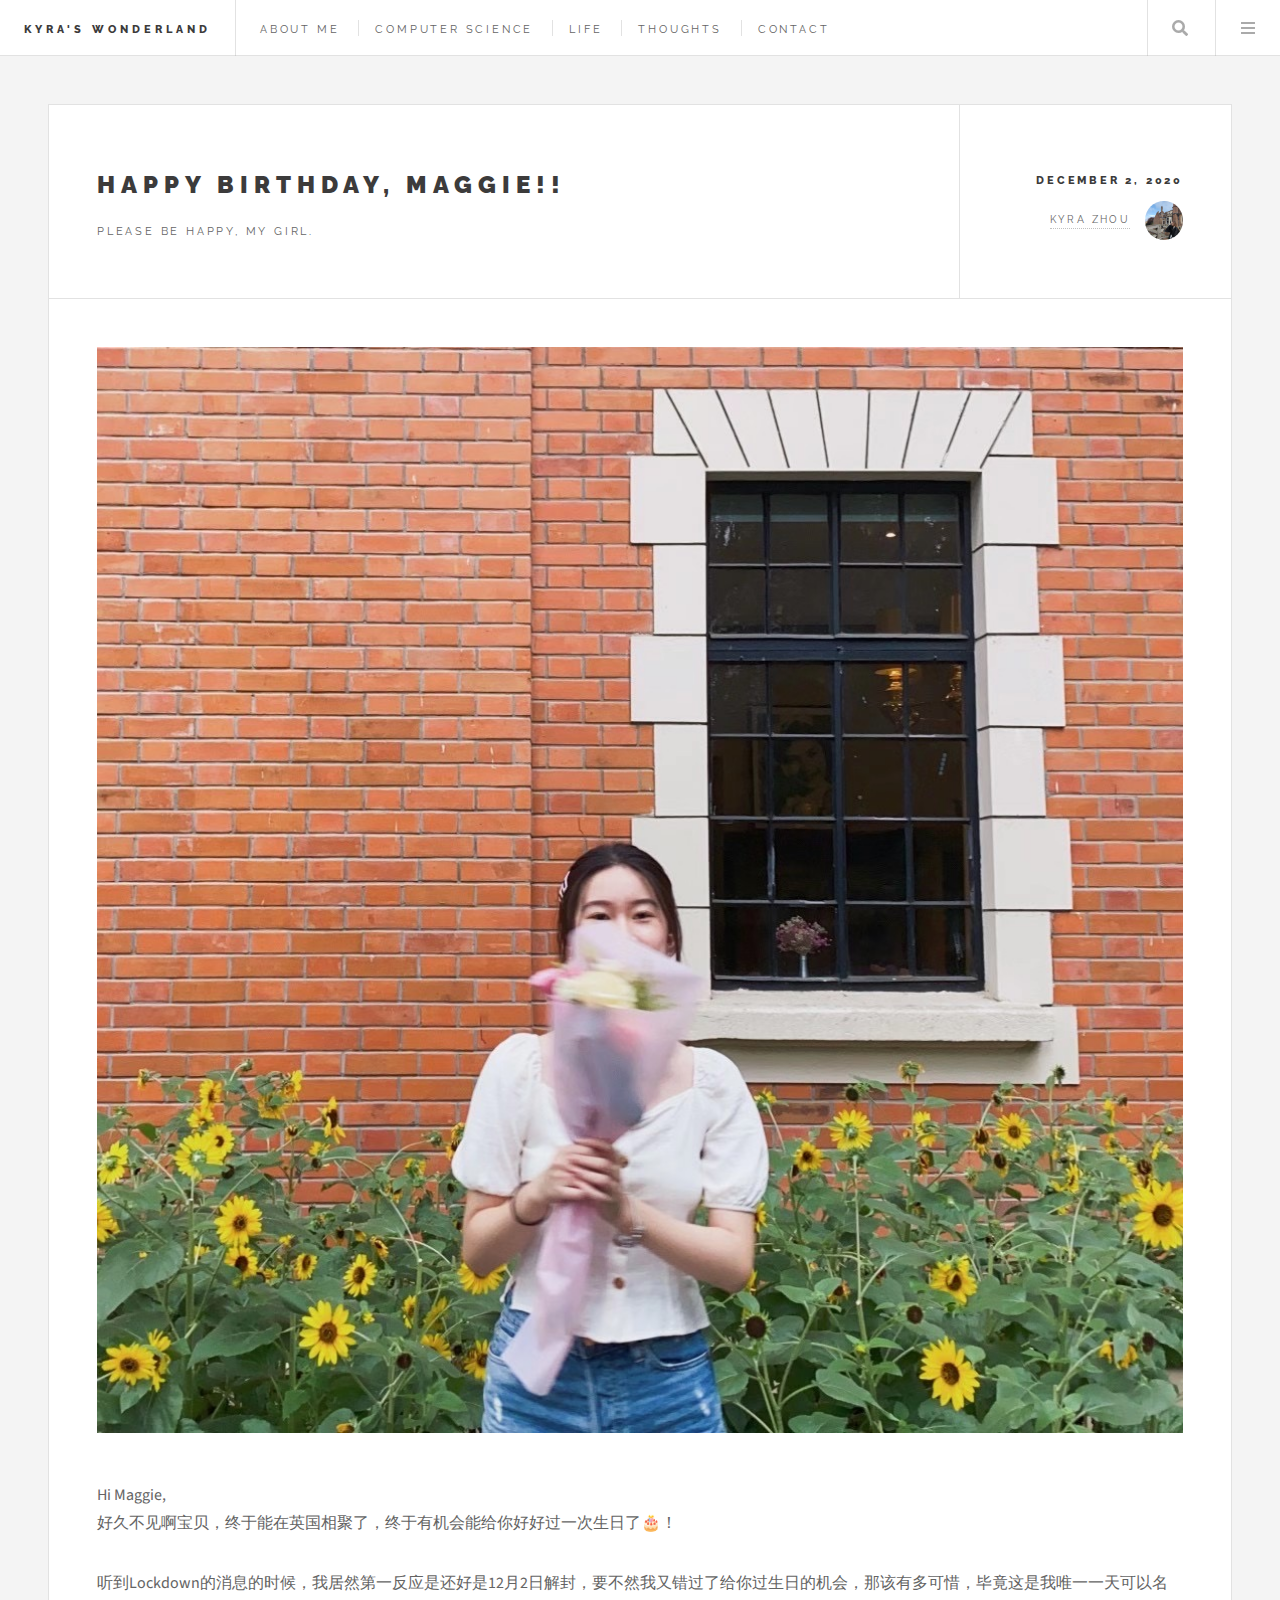
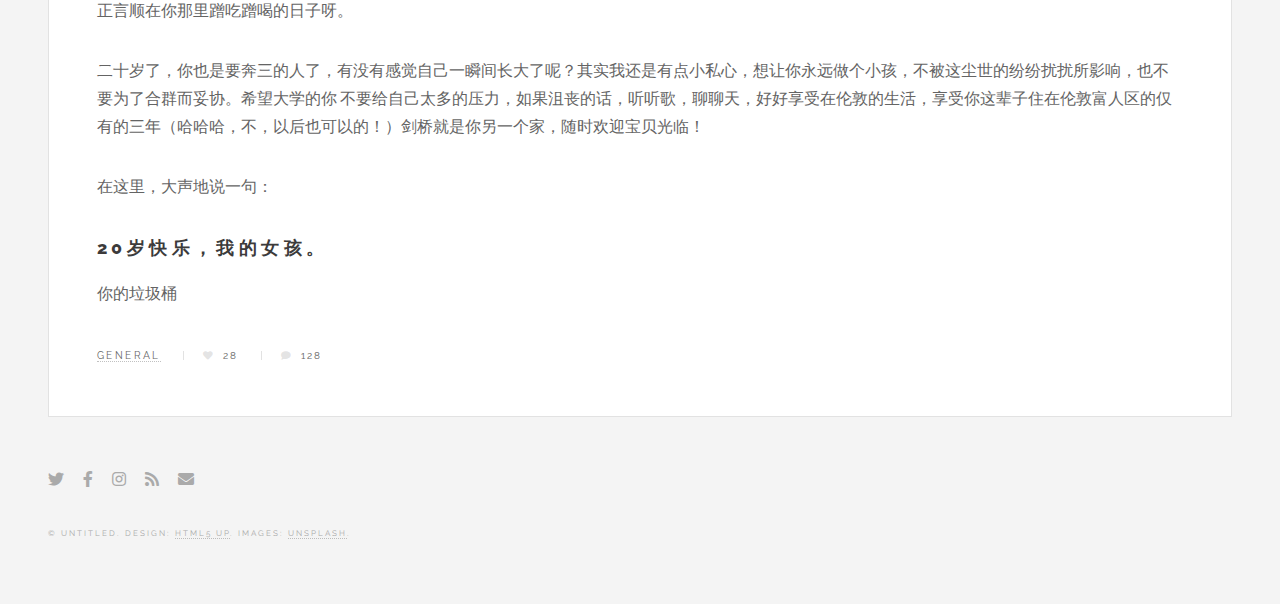
<file: forMaggie.html>
<!DOCTYPE HTML>
<!--
	Future Imperfect by HTML5 UP
	html5up.net | @ajlkn
	Free for personal and commercial use under the CCA 3.0 license (html5up.net/license)
-->
<html>
	<head> 
		<title>Happy Birthday, Maggie</title>
		<meta charset="utf-8" />
		<meta name="viewport" content="width=device-width, initial-scale=1, user-scalable=no" />
		<link rel="stylesheet" href="assets/css/main.css" />
	</head>
	<body class="Single is-preload">

		<!-- Wrapper -->
			<div id="wrapper">

				<!-- Header -->
					<header id="header">
						<h1><a href="index.html">Kyra's Wonderland</a></h1>
						<nav class="links">
							<ul>
								<li><a href="about.html">About Me</a></li>
								<li><a href="compsci.html">Computer Science</a></li>
								<li><a href="#Life">Life</a></li>
								<li><a href="#Thoughts">Thoughts</a></li>
								<li><a href="#Contact">Contact</a></li>
							</ul>
						</nav>
						<nav class="main">
							<ul>
								<li class="search">
									<a class="fa-search" href="#search">Search</a>
									<form id="search" method="get" action="#">
										<input type="text" name="query" placeholder="Search" />
									</form>
								</li>
								<li class="menu">
									<a class="fa-bars" href="#menu">Menu</a>
								</li>
							</ul>
						</nav>
					</header>

				<!-- Menu -->
					<section id="menu">

						<!-- Search -->
							<section>
								<form class="search" method="get" action="#">
									<input type="text" name="query" placeholder="Search" />
								</form>
							</section>

						<!-- Links -->
                        <section>
                            <ul class="links">
                                <li>
                                    <a href="about.html">
                                        <h3>About Me</h3>
                                        <p>A brief self-introduction!</p>
                                    </a>
                                </li>
                                <li>
                                    <a href="compsci.html">
                                        <h3>Computer Science</h3>
                                        <p>Lots of love, lots of unknown</p>
                                    </a>
                                </li>
                                <li>
                                    <a href="#Life">
                                        <h3>Life</h3>
                                        <p>Enjoy life, sunshire and nature</p>
                                    </a>
                                </li>
                                <li>
                                    <a href="#Thoughts">
                                        <h3>Thoughts</h3>
                                        <p>Psychology? Maybe or maybe not</p>
                                    </a>
                                </li>
                            </ul>
                        </section>

						
					</section>

				<!-- Main -->
					<div id="main">

						<!-- Post -->
							<article class="post">
								<header>
									<div class="title">
										<h2><a href="#">Happy Birthday, Maggie!!</a></h2>
										<p>Please be happy, my girl.</p>
									</div>
									<div class="meta">
										<time class="published" datetime="2015-11-01">December 2, 2020</time>
										<a href="#" class="author"><span class="name">Kyra ZHOU</span><img src="images/life/about.JPG" alt="" /></a>
									</div>
								</header>
								<span class="image featured"><img src="images/life/Maggie.JPG" alt="for Maggie Birthday text cover" /></span>
                                <div>Hi Maggie,

<p>好久不见啊宝贝，终于能在英国相聚了，终于有机会能给你好好过一次生日了🎂！</p>
<p>听到Lockdown的消息的时候，我居然第一反应是还好是12月2日解封，要不然我又错过了给你过生日的机会，那该有多可惜，毕竟这是我唯一一天可以名正言顺在你那里蹭吃蹭喝的日子呀。</p>
<p>二十岁了，你也是要奔三的人了，有没有感觉自己一瞬间长大了呢？其实我还是有点小私心，想让你永远做个小孩，不被这尘世的纷纷扰扰所影响，也不要为了合群而妥协。希望大学的你 不要给自己太多的压力，如果沮丧的话，听听歌，聊聊天，好好享受在伦敦的生活，享受你这辈子住在伦敦富人区的仅有的三年（哈哈哈，不，以后也可以的！）剑桥就是你另一个家，随时欢迎宝贝光临！</p>

<p>在这里，大声地说一句：</p>
<h2>20岁快乐，我的女孩。</h2>

<p>你的垃圾桶</p>
</div>
                                    
        
                                <footer>
									<ul class="stats">
										<li><a href="#">General</a></li>
										<li><a href="#" class="icon solid fa-heart">28</a></li>
										<li><a href="#" class="icon solid fa-comment">128</a></li>
									</ul>
								</footer>
							</article>

					</div>

				<!-- Footer -->
					<section id="footer">
						<ul class="icons">
							<li><a href="#" class="icon brands fa-twitter"><span class="label">Twitter</span></a></li>
							<li><a href="#" class="icon brands fa-facebook-f"><span class="label">Facebook</span></a></li>
							<li><a href="#" class="icon brands fa-instagram"><span class="label">Instagram</span></a></li>
							<li><a href="#" class="icon solid fa-rss"><span class="label">RSS</span></a></li>
							<li><a href="#" class="icon solid fa-envelope"><span class="label">Email</span></a></li>
						</ul>
						<p class="copyright">&copy; Untitled. Design: <a href="http://html5up.net">HTML5 UP</a>. Images: <a href="http://unsplash.com">Unsplash</a>.</p>
					</section>

			</div>

		<!-- Scripts -->
			<script src="assets/js/jquery.min.js"></script>
			<script src="assets/js/browser.min.js"></script>
			<script src="assets/js/breakpoints.min.js"></script>
			<script src="assets/js/util.js"></script>
			<script src="assets/js/main.js"></script>

	</body>
</html>
</file>
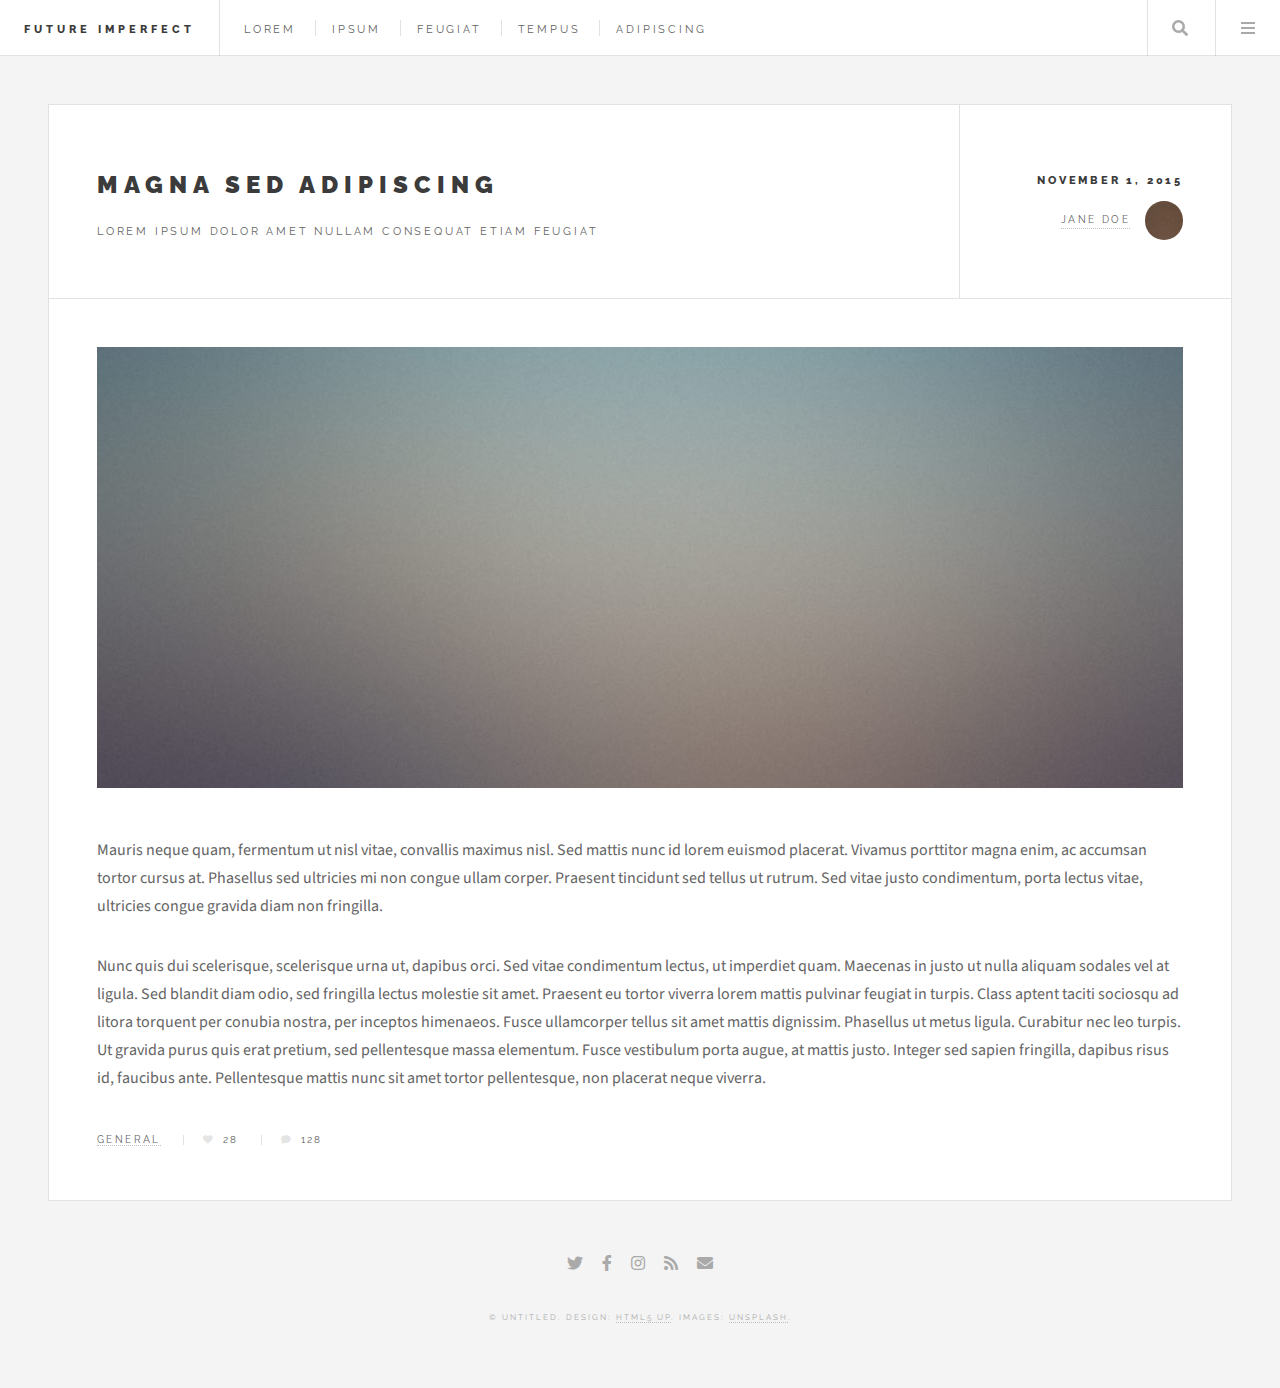
<file: single.html>
<!DOCTYPE HTML>
<!--
	Future Imperfect by HTML5 UP
	html5up.net | @ajlkn
	Free for personal and commercial use under the CCA 3.0 license (html5up.net/license)
-->
<html>
	<head>
		<title>Single - Future Imperfect by HTML5 UP</title>
		<meta charset="utf-8" />
		<meta name="viewport" content="width=device-width, initial-scale=1, user-scalable=no" />
		<link rel="stylesheet" href="assets/css/main.css" />
	</head>
	<body class="single is-preload">

		<!-- Wrapper -->
			<div id="wrapper">

				<!-- Header -->
					<header id="header">
						<h1><a href="index.html">Future Imperfect</a></h1>
						<nav class="links">
							<ul>
								<li><a href="#">Lorem</a></li>
								<li><a href="#">Ipsum</a></li>
								<li><a href="#">Feugiat</a></li>
								<li><a href="#">Tempus</a></li>
								<li><a href="#">Adipiscing</a></li>
							</ul>
						</nav>
						<nav class="main">
							<ul>
								<li class="search">
									<a class="fa-search" href="#search">Search</a>
									<form id="search" method="get" action="#">
										<input type="text" name="query" placeholder="Search" />
									</form>
								</li>
								<li class="menu">
									<a class="fa-bars" href="#menu">Menu</a>
								</li>
							</ul>
						</nav>
					</header>

				<!-- Menu -->
					<section id="menu">

						<!-- Search -->
							<section>
								<form class="search" method="get" action="#">
									<input type="text" name="query" placeholder="Search" />
								</form>
							</section>

						<!-- Links -->
							<section>
								<ul class="links">
									<li>
										<a href="#">
											<h3>Lorem ipsum</h3>
											<p>Feugiat tempus veroeros dolor</p>
										</a>
									</li>
									<li>
										<a href="#">
											<h3>Dolor sit amet</h3>
											<p>Sed vitae justo condimentum</p>
										</a>
									</li>
									<li>
										<a href="#">
											<h3>Feugiat veroeros</h3>
											<p>Phasellus sed ultricies mi congue</p>
										</a>
									</li>
									<li>
										<a href="#">
											<h3>Etiam sed consequat</h3>
											<p>Porta lectus amet ultricies</p>
										</a>
									</li>
								</ul>
							</section>

						<!-- Actions -->
							<section>
								<ul class="actions stacked">
									<li><a href="#" class="button large fit">Log In</a></li>
								</ul>
							</section>

					</section>

				<!-- Main -->
					<div id="main">

						<!-- Post -->
							<article class="post">
								<header>
									<div class="title">
										<h2><a href="#">Magna sed adipiscing</a></h2>
										<p>Lorem ipsum dolor amet nullam consequat etiam feugiat</p>
									</div>
									<div class="meta">
										<time class="published" datetime="2015-11-01">November 1, 2015</time>
										<a href="#" class="author"><span class="name">Jane Doe</span><img src="images/avatar.jpg" alt="" /></a>
									</div>
								</header>
								<span class="image featured"><img src="images/pic01.jpg" alt="" /></span>
								<p>Mauris neque quam, fermentum ut nisl vitae, convallis maximus nisl. Sed mattis nunc id lorem euismod placerat. Vivamus porttitor magna enim, ac accumsan tortor cursus at. Phasellus sed ultricies mi non congue ullam corper. Praesent tincidunt sed tellus ut rutrum. Sed vitae justo condimentum, porta lectus vitae, ultricies congue gravida diam non fringilla.</p>
								<p>Nunc quis dui scelerisque, scelerisque urna ut, dapibus orci. Sed vitae condimentum lectus, ut imperdiet quam. Maecenas in justo ut nulla aliquam sodales vel at ligula. Sed blandit diam odio, sed fringilla lectus molestie sit amet. Praesent eu tortor viverra lorem mattis pulvinar feugiat in turpis. Class aptent taciti sociosqu ad litora torquent per conubia nostra, per inceptos himenaeos. Fusce ullamcorper tellus sit amet mattis dignissim. Phasellus ut metus ligula. Curabitur nec leo turpis. Ut gravida purus quis erat pretium, sed pellentesque massa elementum. Fusce vestibulum porta augue, at mattis justo. Integer sed sapien fringilla, dapibus risus id, faucibus ante. Pellentesque mattis nunc sit amet tortor pellentesque, non placerat neque viverra. </p>
								<footer>
									<ul class="stats">
										<li><a href="#">General</a></li>
										<li><a href="#" class="icon solid fa-heart">28</a></li>
										<li><a href="#" class="icon solid fa-comment">128</a></li>
									</ul>
								</footer>
							</article>

					</div>

				<!-- Footer -->
					<section id="footer">
						<ul class="icons">
							<li><a href="#" class="icon brands fa-twitter"><span class="label">Twitter</span></a></li>
							<li><a href="#" class="icon brands fa-facebook-f"><span class="label">Facebook</span></a></li>
							<li><a href="#" class="icon brands fa-instagram"><span class="label">Instagram</span></a></li>
							<li><a href="#" class="icon solid fa-rss"><span class="label">RSS</span></a></li>
							<li><a href="#" class="icon solid fa-envelope"><span class="label">Email</span></a></li>
						</ul>
						<p class="copyright">&copy; Untitled. Design: <a href="http://html5up.net">HTML5 UP</a>. Images: <a href="http://unsplash.com">Unsplash</a>.</p>
					</section>

			</div>

		<!-- Scripts -->
			<script src="assets/js/jquery.min.js"></script>
			<script src="assets/js/browser.min.js"></script>
			<script src="assets/js/breakpoints.min.js"></script>
			<script src="assets/js/util.js"></script>
			<script src="assets/js/main.js"></script>

	</body>
</html>
</file>
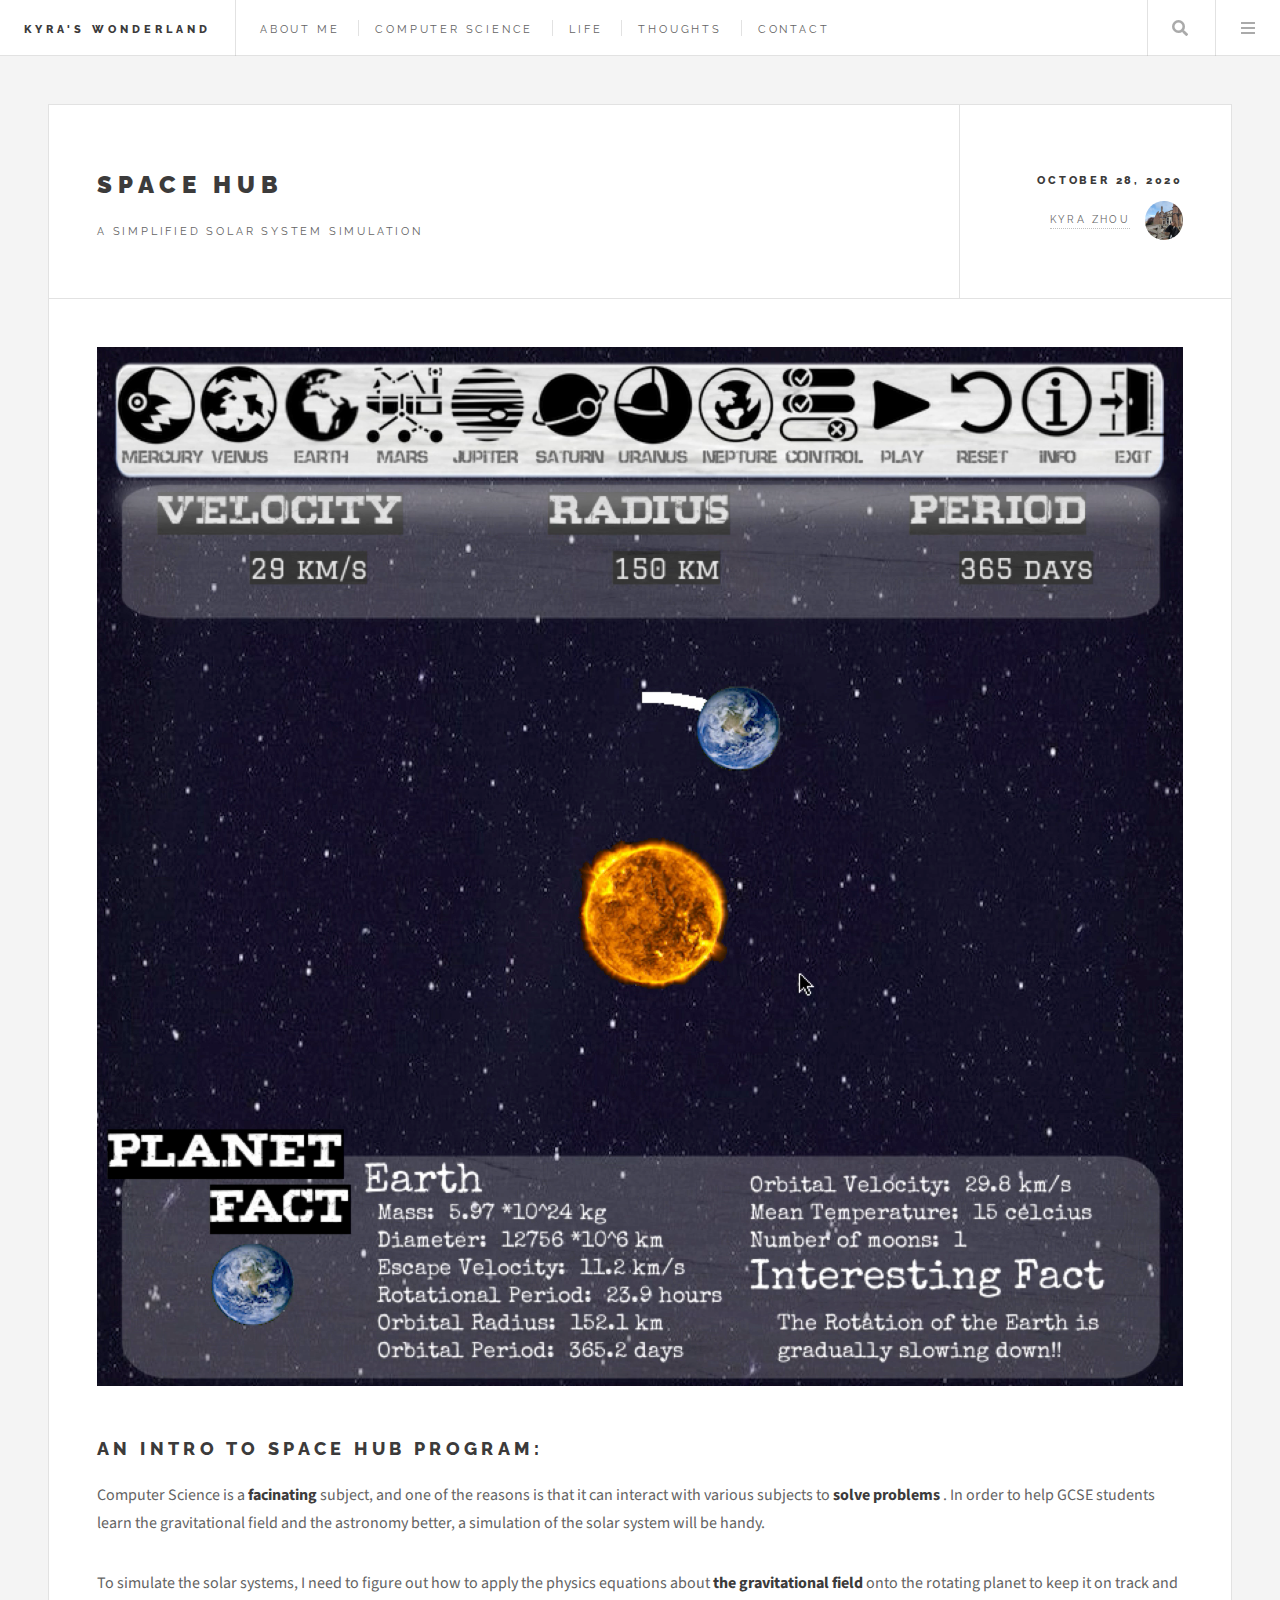
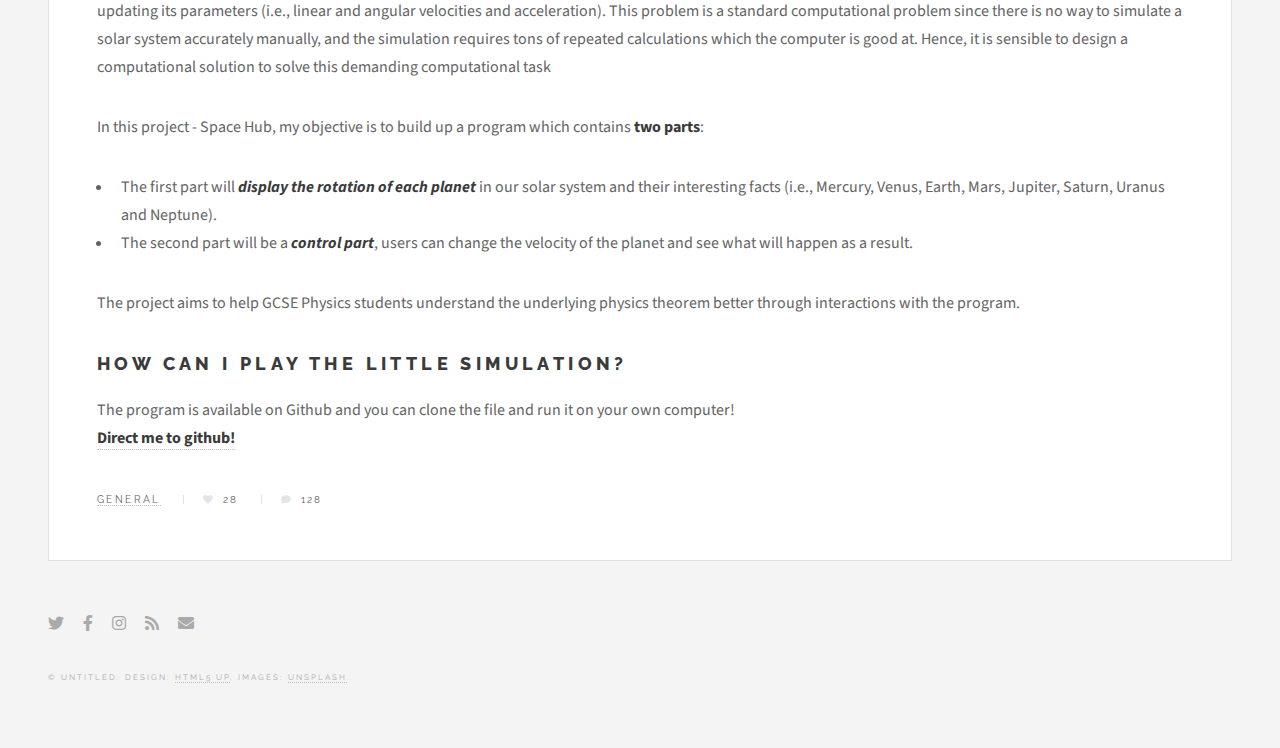
<file: spacehub.html>
<!DOCTYPE HTML>
<!--
	Future Imperfect by HTML5 UP
	html5up.net | @ajlkn
	Free for personal and commercial use under the CCA 3.0 license (html5up.net/license)
-->
<html>
	<head> 
		<title>About Me - A brief Introduction about myself</title>
		<meta charset="utf-8" />
		<meta name="viewport" content="width=device-width, initial-scale=1, user-scalable=no" />
		<link rel="stylesheet" href="assets/css/main.css" />
	</head>
	<body class="Single is-preload">

		<!-- Wrapper -->
			<div id="wrapper">

				<!-- Header -->
					<header id="header">
						<h1><a href="index.html">Kyra's Wonderland</a></h1>
						<nav class="links">
							<ul>
								<li><a href="about.html">About Me</a></li>
								<li><a href="compsci.html">Computer Science</a></li>
								<li><a href="#Life">Life</a></li>
								<li><a href="#Thoughts">Thoughts</a></li>
								<li><a href="#Contact">Contact</a></li>
							</ul>
						</nav>
						<nav class="main">
							<ul>
								<li class="search">
									<a class="fa-search" href="#search">Search</a>
									<form id="search" method="get" action="#">
										<input type="text" name="query" placeholder="Search" />
									</form>
								</li>
								<li class="menu">
									<a class="fa-bars" href="#menu">Menu</a>
								</li>
							</ul>
						</nav>
					</header>

				<!-- Menu -->
					<section id="menu">

						<!-- Search -->
							<section>
								<form class="search" method="get" action="#">
									<input type="text" name="query" placeholder="Search" />
								</form>
							</section>

						<!-- Links -->
                        <section>
                            <ul class="links">
                                <li>
                                    <a href="about.html">
                                        <h3>About Me</h3>
                                        <p>A brief self-introduction!</p>
                                    </a>
                                </li>
                                <li>
                                    <a href="compsci.html">
                                        <h3>Computer Science</h3>
                                        <p>Lots of love, lots of unknown</p>
                                    </a>
                                </li>
                                <li>
                                    <a href="#Life">
                                        <h3>Life</h3>
                                        <p>Enjoy life, sunshire and nature</p>
                                    </a>
                                </li>
                                <li>
                                    <a href="#Thoughts">
                                        <h3>Thoughts</h3>
                                        <p>Psychology? Maybe or maybe not</p>
                                    </a>
                                </li>
                            </ul>
                        </section>

						
					</section>

				<!-- Main -->
					<div id="main">

						<!-- Post -->
							<article class="post">
								<header>
									<div class="title">
										<h2><a href="#">Space Hub</a></h2>
										<p>A simplified solar system simulation</p>
									</div>
									<div class="meta">
										<time class="published" datetime="2015-11-01">October 28, 2020</time>
										<a href="#" class="author"><span class="name">Kyra ZHOU</span><img src="images/life/about.JPG" alt="" /></a>
									</div>
								</header>
								<span class="image featured"><img src="images/compsci/spacehub/spacehub-cover.png" alt="Space Hub program cover" /></span>
                                <h2>An Intro to Space Hub program:</h2>
                                <p>Computer Science is a <strong>facinating</strong> subject, and one of the reasons is that it can interact with various subjects to <strong> solve problems </strong>. In order to help GCSE students learn the gravitational field and the astronomy better, a simulation of the solar system will be handy.</p>
								<p>To simulate the solar systems, I need to figure out how to apply the physics equations about <strong> the gravitational field</strong> onto the rotating planet to keep it on track and updating its parameters (i.e., linear and angular velocities and acceleration). This problem is a standard computational problem since there is no way to simulate a solar system accurately manually, and the simulation requires tons of repeated calculations which the computer is good at. Hence, it is sensible to design a computational solution to solve this demanding computational task</p>
                                <p>In this project - Space Hub, my objective is to build up a program which contains <strong>two parts</strong>:
                                    <ul>
                                        <li>
                                            The first part will <strong><em>display the rotation of each planet</em></strong> in our solar system and their interesting facts (i.e., Mercury, Venus, Earth, Mars, Jupiter, Saturn, Uranus and Neptune).
                                        </li>
                                        <li>
                                            The second part will be a <strong><em>control part</em></strong>, users can change the velocity of the planet and see what will happen as a result.
                                        </li>
                                    </ul>
                                    The project aims to help GCSE Physics students understand the underlying physics theorem better through interactions with the program.
                                </p>
                                <h2>How can I play the little simulation?</h2>
                                <p>The program is available on Github and you can clone the file and run it on your own computer!
                                    <br><strong><a href="https://github.com/KyraZzz/Space-Hub" target = "_blank">Direct me to github!</a></strong>
                                </p>
                                    
        
                                <footer>
									<ul class="stats">
										<li><a href="#">General</a></li>
										<li><a href="#" class="icon solid fa-heart">28</a></li>
										<li><a href="#" class="icon solid fa-comment">128</a></li>
									</ul>
								</footer>
							</article>

					</div>

				<!-- Footer -->
					<section id="footer">
						<ul class="icons">
							<li><a href="#" class="icon brands fa-twitter"><span class="label">Twitter</span></a></li>
							<li><a href="#" class="icon brands fa-facebook-f"><span class="label">Facebook</span></a></li>
							<li><a href="#" class="icon brands fa-instagram"><span class="label">Instagram</span></a></li>
							<li><a href="#" class="icon solid fa-rss"><span class="label">RSS</span></a></li>
							<li><a href="#" class="icon solid fa-envelope"><span class="label">Email</span></a></li>
						</ul>
						<p class="copyright">&copy; Untitled. Design: <a href="http://html5up.net">HTML5 UP</a>. Images: <a href="http://unsplash.com">Unsplash</a>.</p>
					</section>

			</div>

		<!-- Scripts -->
			<script src="assets/js/jquery.min.js"></script>
			<script src="assets/js/browser.min.js"></script>
			<script src="assets/js/breakpoints.min.js"></script>
			<script src="assets/js/util.js"></script>
			<script src="assets/js/main.js"></script>

	</body>
</html>
</file>
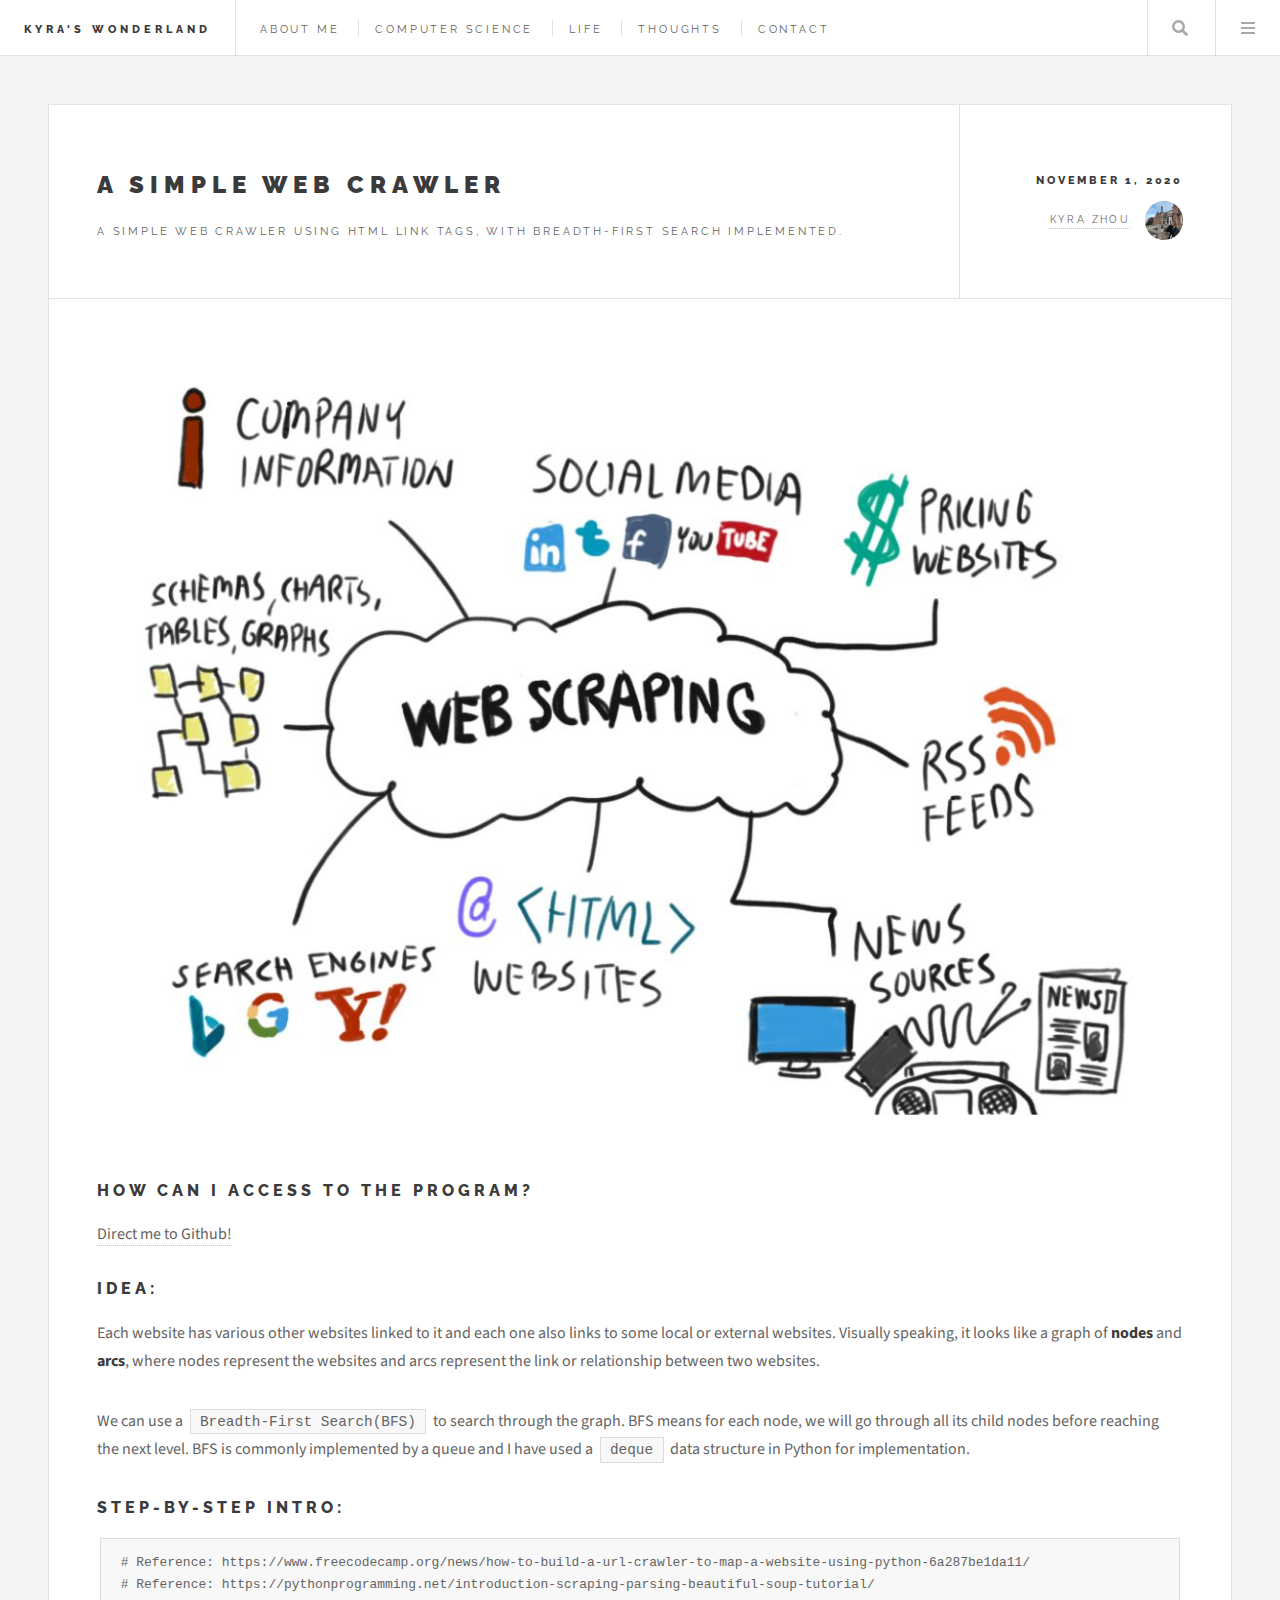
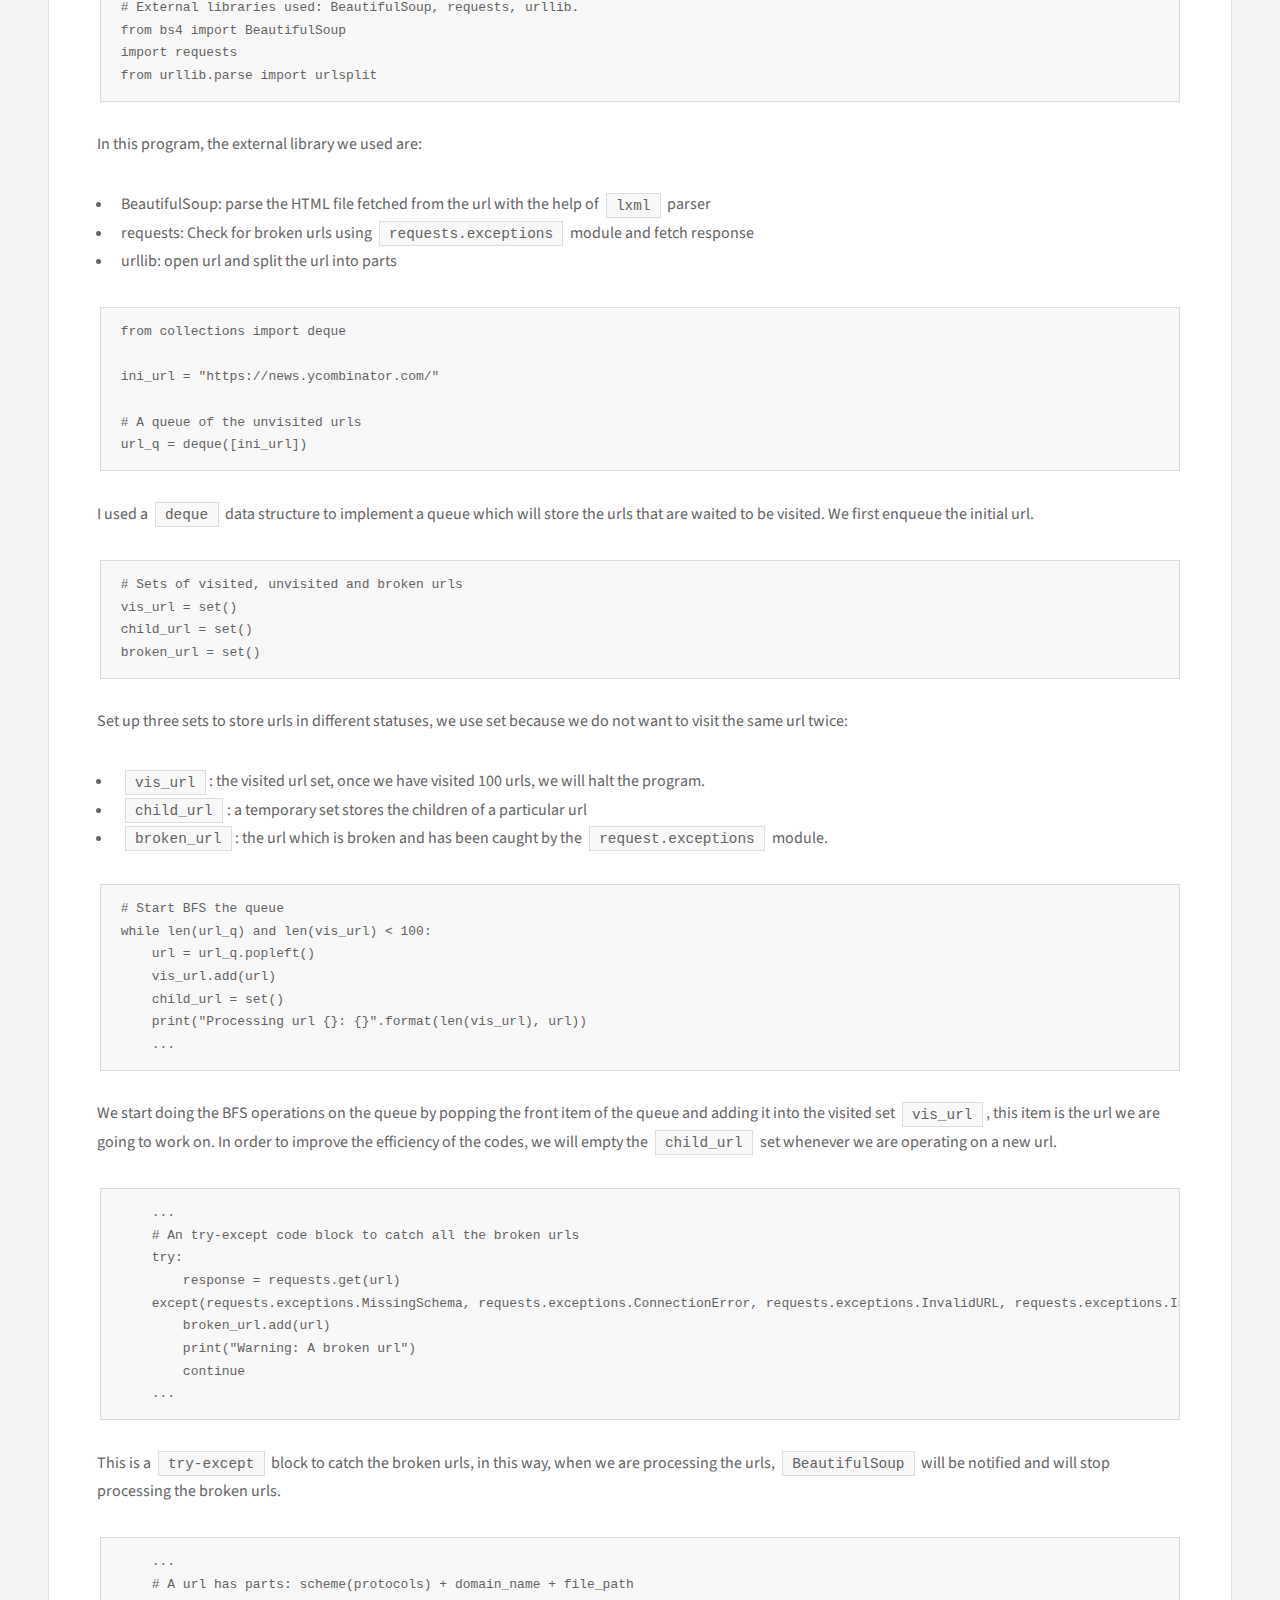
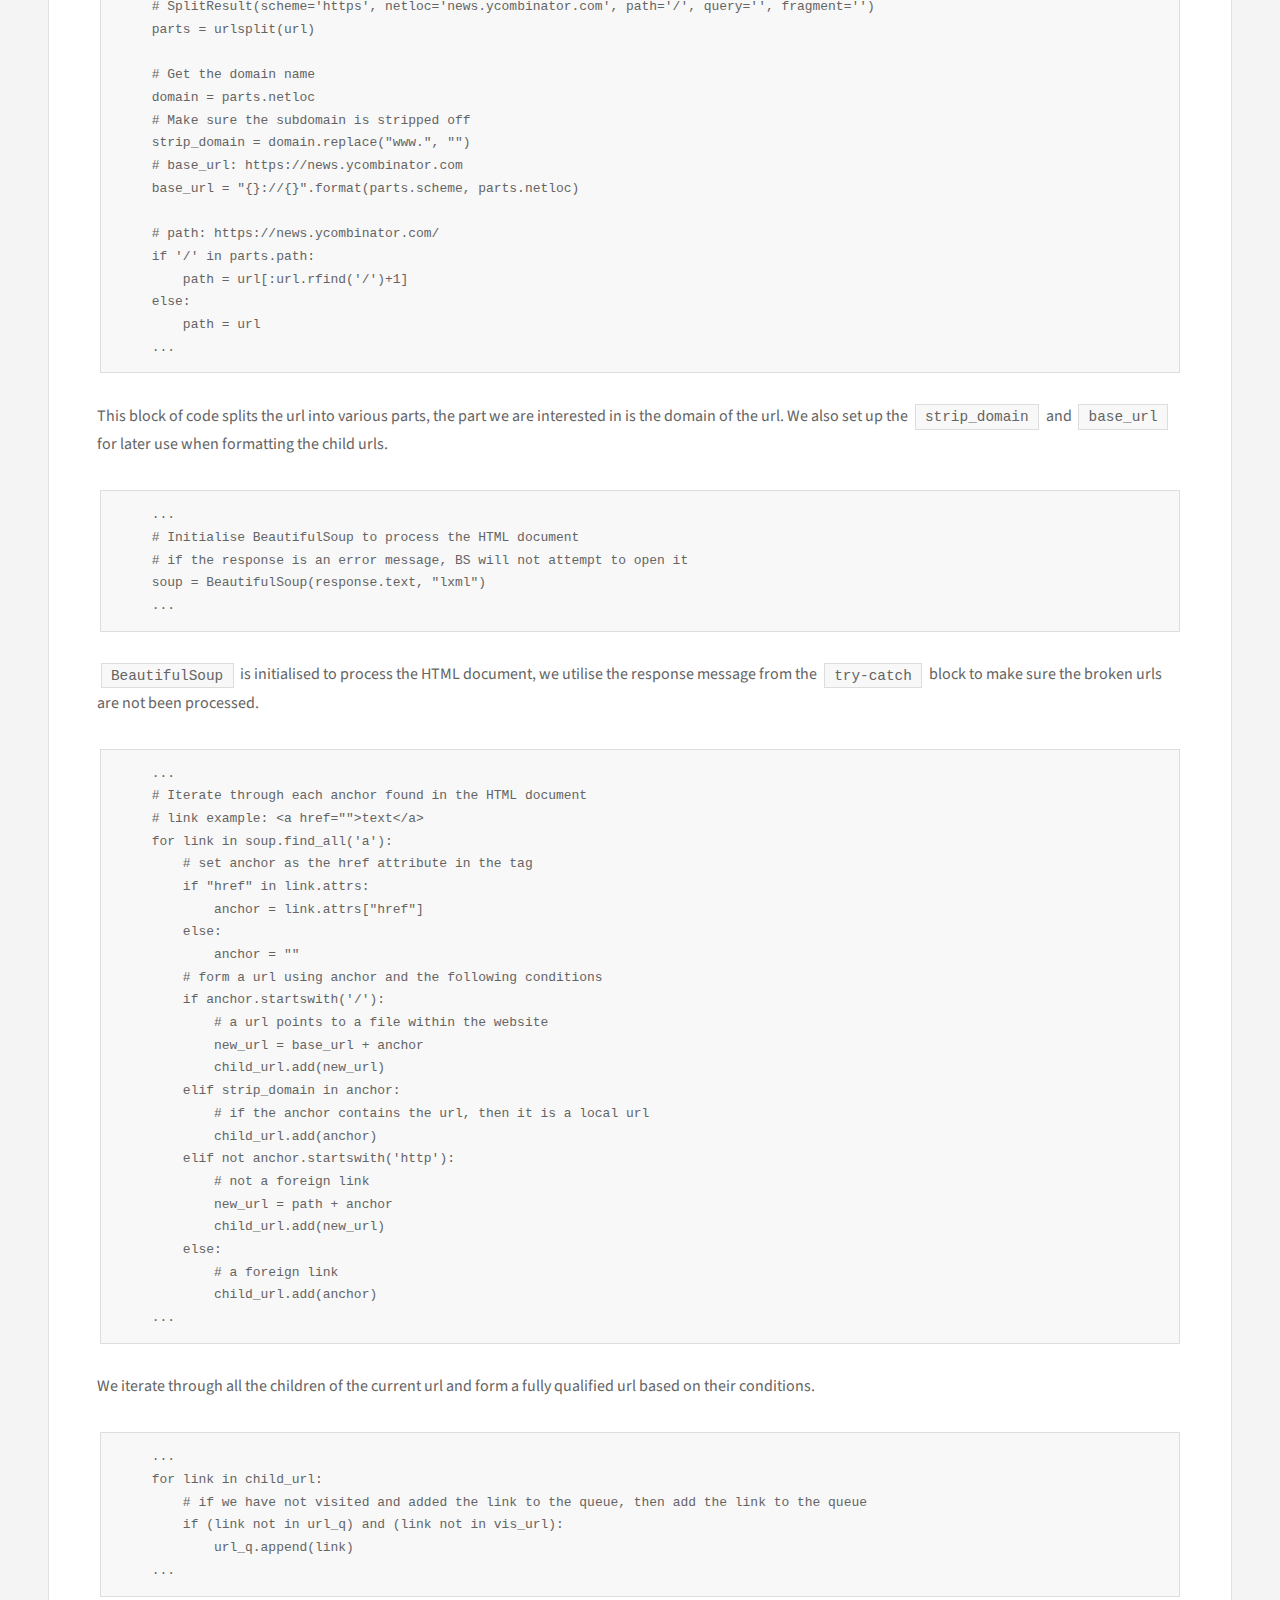
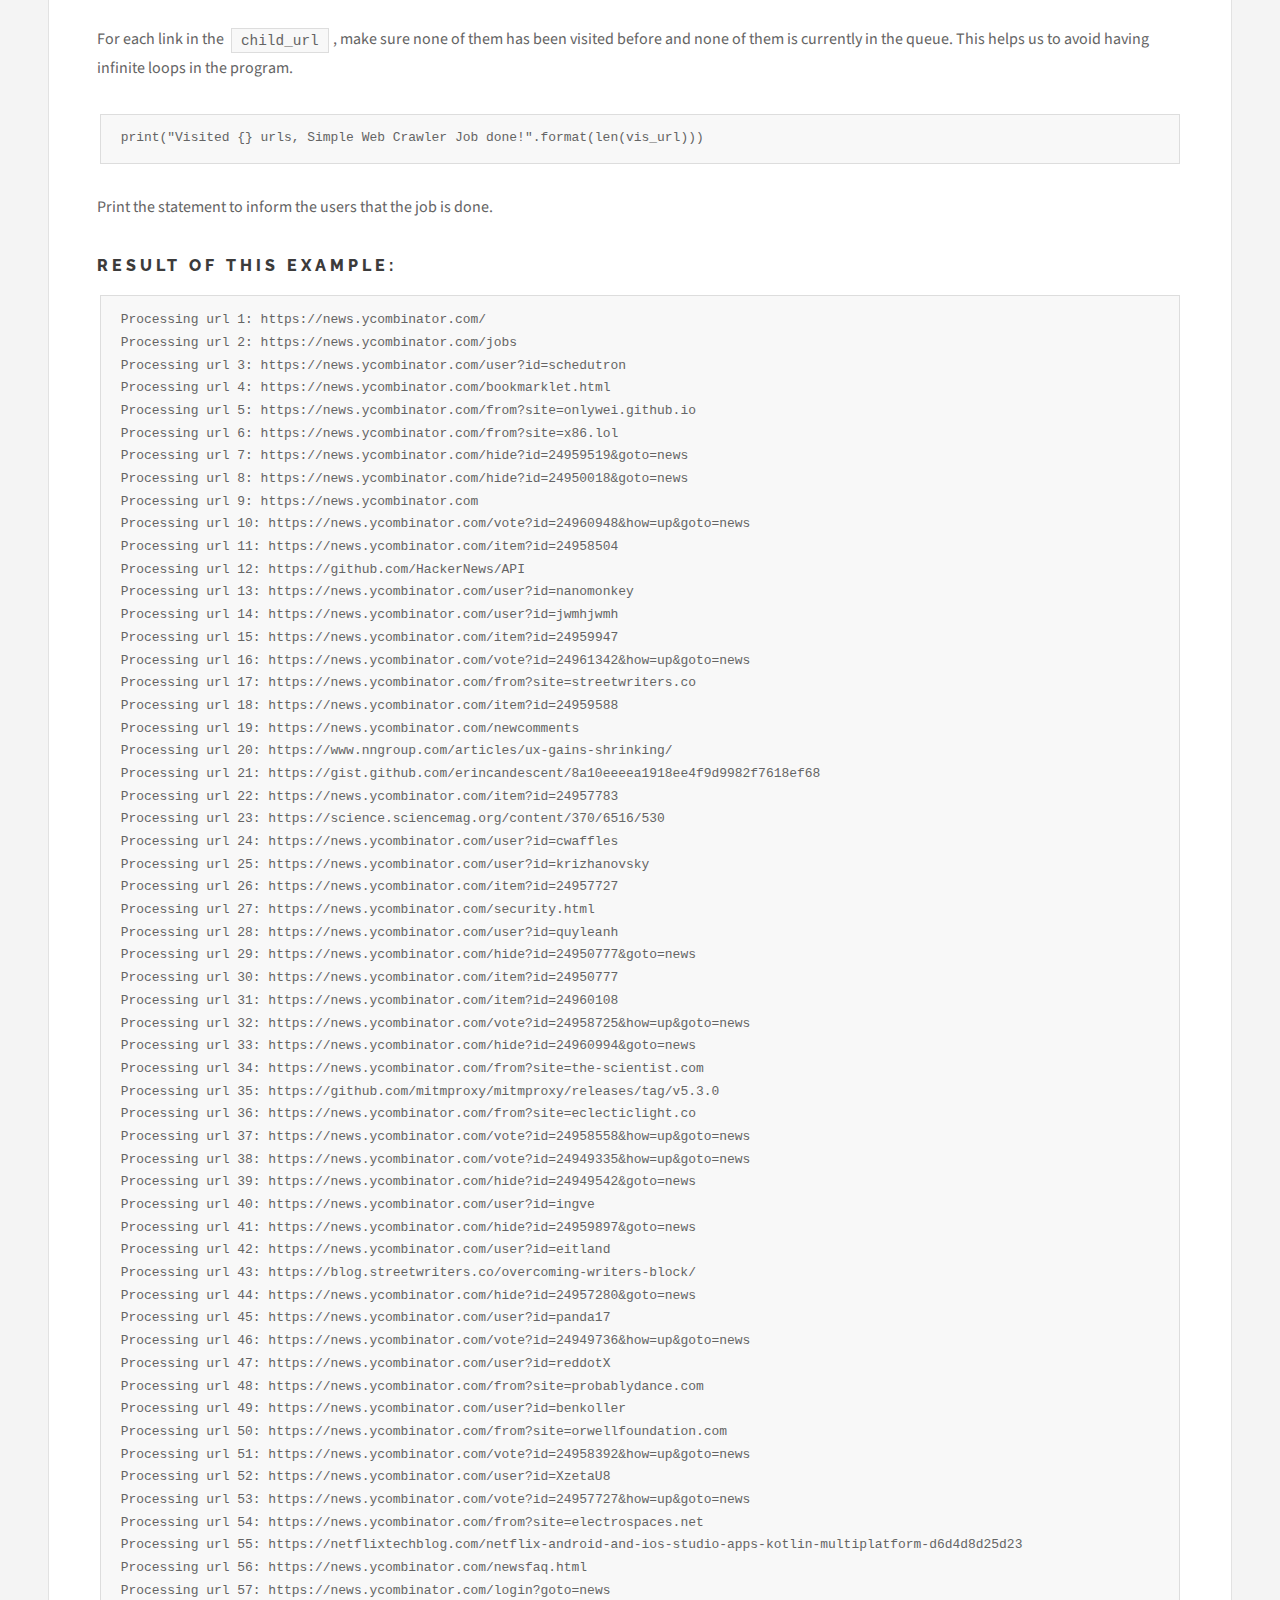
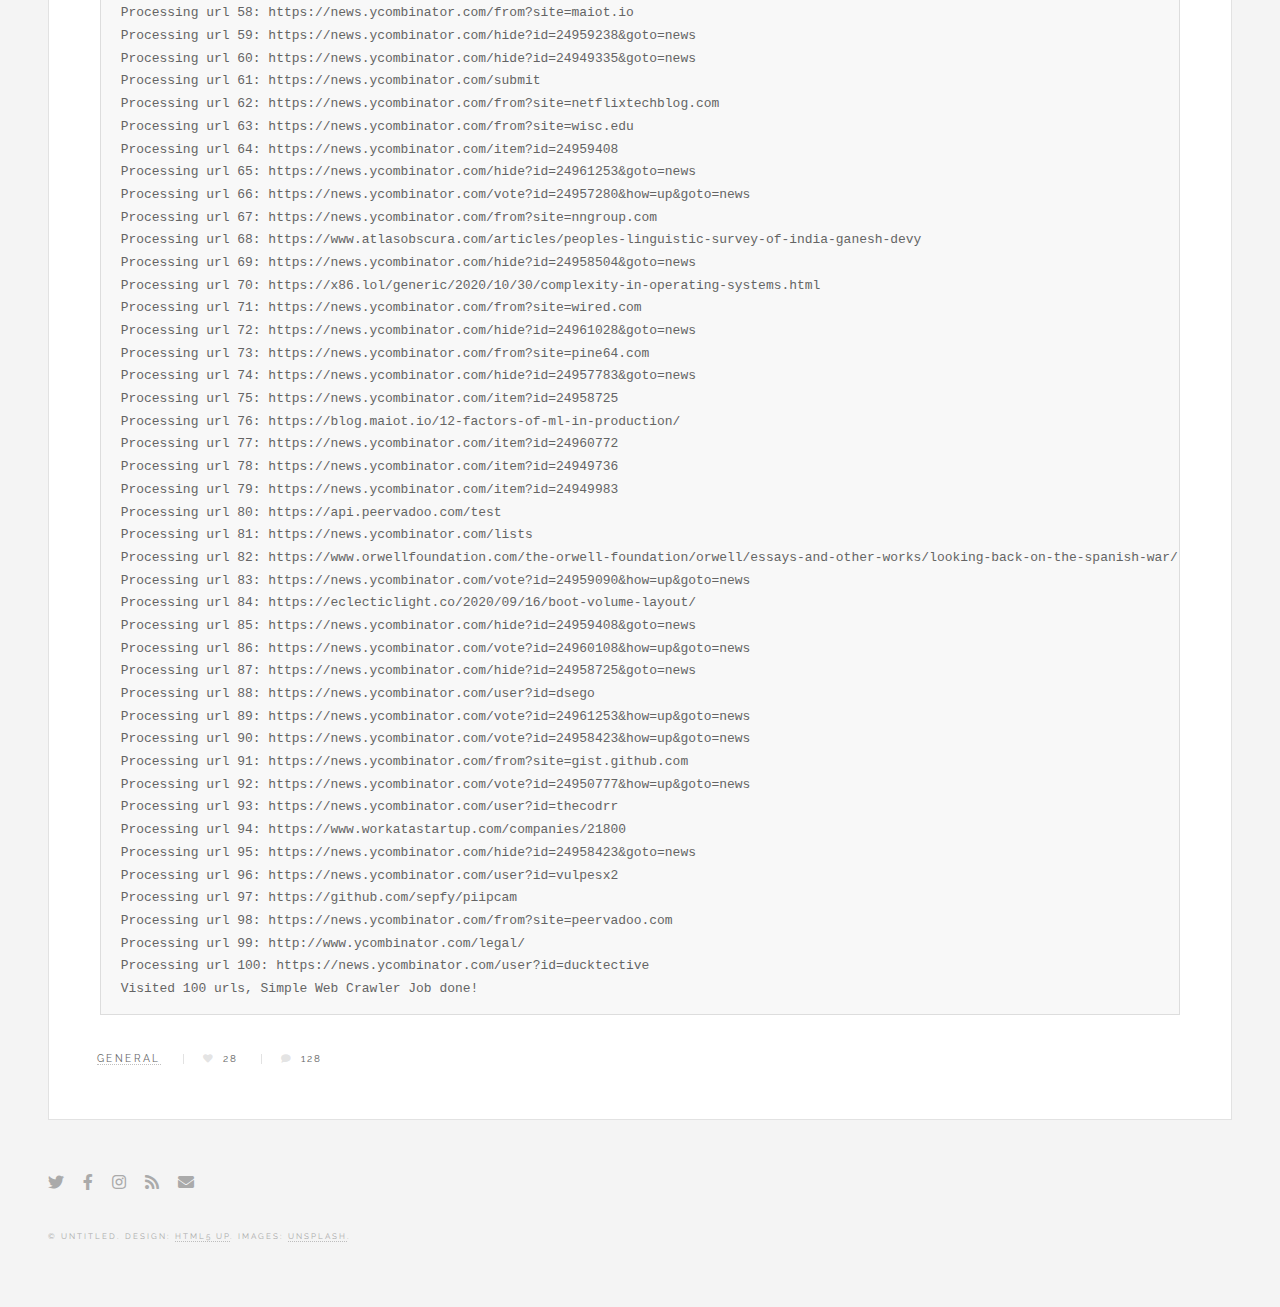
<file: webcrawler.html>
<!DOCTYPE HTML>
<!--
	Future Imperfect by HTML5 UP
	html5up.net | @ajlkn
	Free for personal and commercial use under the CCA 3.0 license (html5up.net/license)
-->
<html>
	<head> 
		<title>A simple Web Crawler</title>
		<meta charset="utf-8" />
		<meta name="viewport" content="width=device-width, initial-scale=1, user-scalable=no" />
		<link rel="stylesheet" href="assets/css/main.css" />
	</head>
	<body class="Single is-preload">

		<!-- Wrapper -->
			<div id="wrapper">

				<!-- Header -->
					<header id="header">
						<h1><a href="index.html">Kyra's Wonderland</a></h1>
						<nav class="links">
							<ul>
								<li><a href="about.html">About Me</a></li>
								<li><a href="compsci.html">Computer Science</a></li>
								<li><a href="#Life">Life</a></li>
								<li><a href="#Thoughts">Thoughts</a></li>
								<li><a href="#Contact">Contact</a></li>
							</ul>
						</nav>
						<nav class="main">
							<ul>
								<li class="search">
									<a class="fa-search" href="#search">Search</a>
									<form id="search" method="get" action="#">
										<input type="text" name="query" placeholder="Search" />
									</form>
								</li>
								<li class="menu">
									<a class="fa-bars" href="#menu">Menu</a>
								</li>
							</ul>
						</nav>
					</header>

				<!-- Menu -->
					<section id="menu">

						<!-- Search -->
							<section>
								<form class="search" method="get" action="#">
									<input type="text" name="query" placeholder="Search" />
								</form>
							</section>

						<!-- Links -->
                        <section>
                            <ul class="links">
                                <li>
                                    <a href="about.html">
                                        <h3>About Me</h3>
                                        <p>A brief self-introduction!</p>
                                    </a>
                                </li>
                                <li>
                                    <a href="compsci.html">
                                        <h3>Computer Science</h3>
                                        <p>Lots of love, lots of unknown</p>
                                    </a>
                                </li>
                                <li>
                                    <a href="#Life">
                                        <h3>Life</h3>
                                        <p>Enjoy life, sunshire and nature</p>
                                    </a>
                                </li>
                                <li>
                                    <a href="#Thoughts">
                                        <h3>Thoughts</h3>
                                        <p>Psychology? Maybe or maybe not</p>
                                    </a>
                                </li>
                            </ul>
                        </section>

						
					</section>

				<!-- Main -->
					<div id="main">

						<!-- Post -->
							<article class="post">
								<header>
									<div class="title">
										<h2><a href="#">A Simple Web Crawler</a></h2>
										<p>A simple web crawler using HTML link tags, with Breadth-First Search Implemented.</p>
									</div>
									<div class="meta">
										<time class="published" datetime="2015-11-01">November 1, 2020</time>
										<a href="#" class="author"><span class="name">Kyra ZHOU</span><img src="images/life/about.JPG" alt="" /></a>
									</div>
								</header>
								<span class="image featured"><img src="images/compsci/webCrawler/friend-link.png" alt="Web Crawler program cover" /></span>
                                <h1 id="web-crawler-basic">How can I access to the program?</h1>
                                <a href="https://github.com/KyraZzz/Web-Crawler-Basic" target="_blank">Direct me to Github!</a>
                                <br><br>
<h1 id="idea-">Idea:</h1>
<p>Each website has various other websites linked to it and each one also links to some local or external websites. Visually speaking, it looks like a graph of <strong>nodes</strong> and <strong>arcs</strong>, where nodes represent the websites and arcs represent the link or relationship between two websites.</p>
<p>We can use a <code>Breadth-First Search(BFS)</code> to search through the graph. BFS means for each node, we will go through all its child nodes before reaching the next level. BFS is commonly implemented by a queue and I have used a <code>deque</code> data structure in Python for implementation.</p>
<h1 id="step-by-step-intro-">Step-by-step intro:</h1>
<pre><code class="lang-python"># Reference: https:<span class="hljs-comment">//www.freecodecamp.org/news/how-to-build-a-url-crawler-to-map-a-website-using-python-6a287be1da11/</span>
# Reference: https:<span class="hljs-comment">//pythonprogramming.net/introduction-scraping-parsing-beautiful-soup-tutorial/</span>
# External libraries used: BeautifulSoup, requests, urllib.
<span class="hljs-keyword">from</span> bs4 <span class="hljs-keyword">import</span> BeautifulSoup
<span class="hljs-keyword">import</span> requests
<span class="hljs-keyword">from</span> urllib.parse <span class="hljs-keyword">import</span> urlsplit
</code></pre>
<p>In this program, the external library we used are:</p>
<ul>
<li>BeautifulSoup: parse the HTML file fetched from the url with the help of <code>lxml</code> parser</li>
<li>requests: Check for broken urls using <code>requests.exceptions</code> module and fetch response</li>
<li>urllib: open url and split the url into parts</li>
</ul>
<pre><code class="lang-python">from collections <span class="hljs-built_in">import</span> deque

<span class="hljs-attr">ini_url</span> = <span class="hljs-string">"https://news.ycombinator.com/"</span>

<span class="hljs-comment"># A queue of the unvisited urls</span>
<span class="hljs-attr">url_q</span> = deque([ini_url])
</code></pre>
<p>I used a <code>deque</code> data structure to implement a queue which will store the urls that are waited to be visited. We first enqueue the initial url.</p>
<pre><code class="lang-python"><span class="hljs-comment"># Sets of visited, unvisited and broken urls</span>
<span class="hljs-attr">vis_url</span> = set()
<span class="hljs-attr">child_url</span> = set()
<span class="hljs-attr">broken_url</span> = set()
</code></pre>
<p>Set up three sets to store urls in different statuses, we use set because we do not want to visit the same url twice:</p>
<ul>
<li><code>vis_url</code>: the visited url set, once we have visited 100 urls, we will halt the program.</li>
<li><code>child_url</code>: a temporary set stores the children of a particular url </li>
<li><code>broken_url</code>: the url which is broken and has been caught by the <code>request.exceptions</code> module.</li>
</ul>
<pre><code class="lang-python"><span class="hljs-comment"># Start BFS the queue</span>
<span class="hljs-keyword">while</span> <span class="hljs-built_in">len</span>(url_q) <span class="hljs-keyword">and</span> <span class="hljs-built_in">len</span>(vis_url) &lt; <span class="hljs-number">100</span>:
    url = url_q.popleft()
    vis_url.<span class="hljs-built_in">add</span>(url)
    child_url = <span class="hljs-built_in">set</span>()
    print(<span class="hljs-string">"Processing url {}: {}"</span>.<span class="hljs-built_in">format</span>(<span class="hljs-built_in">len</span>(vis_url), url))
    ...
</code></pre>
<p>We start doing the BFS operations on the queue by popping the front item of the queue and adding it into the visited set <code>vis_url</code>, this item is the url we are going to work on. In order to improve the efficiency of the codes, we will empty the <code>child_url</code> set whenever we are operating on a new url.</p>
<pre><code class="lang-python">    ...
    # An <span class="hljs-keyword">try</span>-except code block <span class="hljs-keyword">to</span> <span class="hljs-keyword">catch</span> <span class="hljs-keyword">all</span> the broken urls
    <span class="hljs-keyword">try</span>:
        response = requests.<span class="hljs-built_in">get</span>(url)
    except(requests.exceptions.MissingSchema, requests.exceptions.ConnectionError, requests.exceptions.InvalidURL, requests.exceptions.InvalidSchema):
        broken_url.<span class="hljs-built_in">add</span>(url)
        <span class="hljs-keyword">print</span>(<span class="hljs-string">"Warning: A broken url"</span>)
        <span class="hljs-keyword">continue</span>
    ...
</code></pre>
<p>This is a <code>try-except</code> block to catch the broken urls, in this way, when we are processing the urls, <code>BeautifulSoup</code> will be notified and will stop processing the broken urls.</p>
<pre><code class="lang-python">    ...
    # A url has parts: scheme(protocols) + domain_name + file_path
    # SplitResult(scheme=<span class="hljs-string">'https'</span>, netloc=<span class="hljs-string">'news.ycombinator.com'</span>, path=<span class="hljs-string">'/'</span>, query=<span class="hljs-string">''</span>, fragment=<span class="hljs-string">''</span>)
    parts = urlsplit(url)

    # Get the domain name
    domain = parts.netloc
    # Make sure the subdomain is stripped off
    strip_domain = domain.replace(<span class="hljs-string">"www."</span>, <span class="hljs-string">""</span>)
    # base_url: https:<span class="hljs-comment">//news.ycombinator.com</span>
    base_url = <span class="hljs-string">"{}://{}"</span>.format(parts.scheme, parts.netloc)

    # path: https:<span class="hljs-comment">//news.ycombinator.com/</span>
    <span class="hljs-keyword">if</span> <span class="hljs-string">'/'</span> <span class="hljs-keyword">in</span> parts.path:
        path = url[:url.rfind(<span class="hljs-string">'/'</span>)+<span class="hljs-number">1</span>]
    else:
        path = url
    ...
</code></pre>
<p>This block of code splits the url into various parts, the part we are interested in is the domain of the url. We also set up the <code>strip_domain</code> and <code>base_url</code> for later use when formatting the child urls.</p>
<pre><code class="lang-python">    ...
    # Initialise BeautifulSoup <span class="hljs-keyword">to</span> <span class="hljs-keyword">process</span> the HTML document
    # <span class="hljs-keyword">if</span> the response <span class="hljs-keyword">is</span> an <span class="hljs-literal">error</span> message, BS will <span class="hljs-keyword">not</span> attempt <span class="hljs-keyword">to</span> <span class="hljs-keyword">open</span> it
    soup = BeautifulSoup(response.<span class="hljs-literal">text</span>, <span class="hljs-string">"lxml"</span>)
    ...
</code></pre>
<p><code>BeautifulSoup</code> is initialised to process the HTML document, we utilise the response message from the <code>try-catch</code> block to make sure the broken urls are not been processed.</p>
<pre><code class="lang-python">    ...
    <span class="hljs-comment"># Iterate through each anchor found in the HTML document</span>
    <span class="hljs-comment"># link example: &lt;a href=""&gt;text&lt;/a&gt;</span>
    <span class="hljs-keyword">for</span> link <span class="hljs-keyword">in</span> soup.find_all('a'):
        <span class="hljs-comment"># set anchor as the href attribute in the tag</span>
        if <span class="hljs-string">"href"</span> <span class="hljs-keyword">in</span> link.attrs:
            <span class="hljs-built_in">anchor</span> = link.attrs[<span class="hljs-string">"href"</span>]
        else:
            <span class="hljs-built_in">anchor</span> = <span class="hljs-string">""</span>
        <span class="hljs-comment"># form a url using anchor and the following conditions</span>
        if <span class="hljs-built_in">anchor</span>.startswith('/'):
            <span class="hljs-comment"># a url points to a file within the website</span>
            new_url = base_url + <span class="hljs-built_in">anchor</span>
            child_url.add(new_url)
        elif strip_domain <span class="hljs-keyword">in</span> <span class="hljs-built_in">anchor</span>:
            <span class="hljs-comment"># if the anchor contains the url, then it is a local url</span>
            child_url.add(<span class="hljs-built_in">anchor</span>)
        elif not <span class="hljs-built_in">anchor</span>.startswith('http'):
            <span class="hljs-comment"># not a foreign link</span>
            new_url = path + <span class="hljs-built_in">anchor</span>
            child_url.add(new_url)
        else:
            <span class="hljs-comment"># a foreign link</span>
            child_url.add(<span class="hljs-built_in">anchor</span>)
    ...
</code></pre>
<p>We iterate through all the children of the current url and form a fully qualified url based on their conditions.</p>
<pre><code class="lang-python">    ...
    <span class="hljs-keyword">for</span> link <span class="hljs-keyword">in</span> child_url:
        # <span class="hljs-keyword">if</span> we have <span class="hljs-keyword">not</span> visited <span class="hljs-keyword">and</span> added the link <span class="hljs-keyword">to</span> the queue, <span class="hljs-keyword">then</span> <span class="hljs-keyword">add</span> the link <span class="hljs-keyword">to</span> the queue
        <span class="hljs-keyword">if</span> (link <span class="hljs-keyword">not</span> <span class="hljs-keyword">in</span> url_q) <span class="hljs-keyword">and</span> (link <span class="hljs-keyword">not</span> <span class="hljs-keyword">in</span> vis_url):
            url_q.append(link)
    ...
</code></pre>
<p>For each link in the <code>child_url</code>, make sure none of them has been visited before and none of them is currently in the queue. This helps us to avoid having infinite loops in the program.</p>
<pre><code class="lang-python">print(<span class="hljs-string">"Visited {} urls, Simple Web Crawler Job done!"</span>.format(<span class="hljs-name">len</span>(<span class="hljs-name">vis_url</span>)))
</code></pre>
<p>Print the statement to inform the users that the job is done.</p>
<h1 id="result-of-this-example-">Result of this example:</h1>
<pre><code class="lang-python">Processing url <span class="hljs-number">1</span>: http<span class="hljs-variable">s:</span>//news.ycombinator.<span class="hljs-keyword">com</span>/
Processing url <span class="hljs-number">2</span>: http<span class="hljs-variable">s:</span>//news.ycombinator.<span class="hljs-keyword">com</span>/jobs
Processing url <span class="hljs-number">3</span>: http<span class="hljs-variable">s:</span>//news.ycombinator.<span class="hljs-keyword">com</span>/user?id=schedutron
Processing url <span class="hljs-number">4</span>: http<span class="hljs-variable">s:</span>//news.ycombinator.<span class="hljs-keyword">com</span>/bookmarklet.html
Processing url <span class="hljs-number">5</span>: http<span class="hljs-variable">s:</span>//news.ycombinator.<span class="hljs-keyword">com</span>/from?site=onlywei.github.io
Processing url <span class="hljs-number">6</span>: http<span class="hljs-variable">s:</span>//news.ycombinator.<span class="hljs-keyword">com</span>/from?site=x86.<span class="hljs-keyword">lol</span>
Processing url <span class="hljs-number">7</span>: http<span class="hljs-variable">s:</span>//news.ycombinator.<span class="hljs-keyword">com</span>/<span class="hljs-keyword">hide</span>?id=<span class="hljs-number">24959519</span>&amp;<span class="hljs-keyword">goto</span>=news
Processing url <span class="hljs-number">8</span>: http<span class="hljs-variable">s:</span>//news.ycombinator.<span class="hljs-keyword">com</span>/<span class="hljs-keyword">hide</span>?id=<span class="hljs-number">24950018</span>&amp;<span class="hljs-keyword">goto</span>=news
Processing url <span class="hljs-number">9</span>: http<span class="hljs-variable">s:</span>//news.ycombinator.<span class="hljs-keyword">com</span>
Processing url <span class="hljs-number">10</span>: http<span class="hljs-variable">s:</span>//news.ycombinator.<span class="hljs-keyword">com</span>/vote?id=<span class="hljs-number">24960948</span>&amp;how=<span class="hljs-keyword">up</span>&amp;<span class="hljs-keyword">goto</span>=news
Processing url <span class="hljs-number">11</span>: http<span class="hljs-variable">s:</span>//news.ycombinator.<span class="hljs-keyword">com</span>/item?id=<span class="hljs-number">24958504</span>
Processing url <span class="hljs-number">12</span>: http<span class="hljs-variable">s:</span>//github.<span class="hljs-keyword">com</span>/HackerNews/API
Processing url <span class="hljs-number">13</span>: http<span class="hljs-variable">s:</span>//news.ycombinator.<span class="hljs-keyword">com</span>/user?id=nanomonkey
Processing url <span class="hljs-number">14</span>: http<span class="hljs-variable">s:</span>//news.ycombinator.<span class="hljs-keyword">com</span>/user?id=jwmhjwmh
Processing url <span class="hljs-number">15</span>: http<span class="hljs-variable">s:</span>//news.ycombinator.<span class="hljs-keyword">com</span>/item?id=<span class="hljs-number">24959947</span>
Processing url <span class="hljs-number">16</span>: http<span class="hljs-variable">s:</span>//news.ycombinator.<span class="hljs-keyword">com</span>/vote?id=<span class="hljs-number">24961342</span>&amp;how=<span class="hljs-keyword">up</span>&amp;<span class="hljs-keyword">goto</span>=news
Processing url <span class="hljs-number">17</span>: http<span class="hljs-variable">s:</span>//news.ycombinator.<span class="hljs-keyword">com</span>/from?site=streetwriters.<span class="hljs-keyword">co</span>
Processing url <span class="hljs-number">18</span>: http<span class="hljs-variable">s:</span>//news.ycombinator.<span class="hljs-keyword">com</span>/item?id=<span class="hljs-number">24959588</span>
Processing url <span class="hljs-number">19</span>: http<span class="hljs-variable">s:</span>//news.ycombinator.<span class="hljs-keyword">com</span>/newcomments
Processing url <span class="hljs-number">20</span>: http<span class="hljs-variable">s:</span>//www.nngroup.<span class="hljs-keyword">com</span>/articles/ux-gains-shrinking/
Processing url <span class="hljs-number">21</span>: http<span class="hljs-variable">s:</span>//gist.github.<span class="hljs-keyword">com</span>/erincandescent/<span class="hljs-number">8</span>a10eeeea1918ee4f9d9982f7618ef68
Processing url <span class="hljs-number">22</span>: http<span class="hljs-variable">s:</span>//news.ycombinator.<span class="hljs-keyword">com</span>/item?id=<span class="hljs-number">24957783</span>
Processing url <span class="hljs-number">23</span>: http<span class="hljs-variable">s:</span>//science.sciencemag.org/content/<span class="hljs-number">370</span>/<span class="hljs-number">6516</span>/<span class="hljs-number">530</span>
Processing url <span class="hljs-number">24</span>: http<span class="hljs-variable">s:</span>//news.ycombinator.<span class="hljs-keyword">com</span>/user?id=cwaffles
Processing url <span class="hljs-number">25</span>: http<span class="hljs-variable">s:</span>//news.ycombinator.<span class="hljs-keyword">com</span>/user?id=krizhanovsky
Processing url <span class="hljs-number">26</span>: http<span class="hljs-variable">s:</span>//news.ycombinator.<span class="hljs-keyword">com</span>/item?id=<span class="hljs-number">24957727</span>
Processing url <span class="hljs-number">27</span>: http<span class="hljs-variable">s:</span>//news.ycombinator.<span class="hljs-keyword">com</span>/security.html
Processing url <span class="hljs-number">28</span>: http<span class="hljs-variable">s:</span>//news.ycombinator.<span class="hljs-keyword">com</span>/user?id=quyleanh
Processing url <span class="hljs-number">29</span>: http<span class="hljs-variable">s:</span>//news.ycombinator.<span class="hljs-keyword">com</span>/<span class="hljs-keyword">hide</span>?id=<span class="hljs-number">24950777</span>&amp;<span class="hljs-keyword">goto</span>=news
Processing url <span class="hljs-number">30</span>: http<span class="hljs-variable">s:</span>//news.ycombinator.<span class="hljs-keyword">com</span>/item?id=<span class="hljs-number">24950777</span>
Processing url <span class="hljs-number">31</span>: http<span class="hljs-variable">s:</span>//news.ycombinator.<span class="hljs-keyword">com</span>/item?id=<span class="hljs-number">24960108</span>
Processing url <span class="hljs-number">32</span>: http<span class="hljs-variable">s:</span>//news.ycombinator.<span class="hljs-keyword">com</span>/vote?id=<span class="hljs-number">24958725</span>&amp;how=<span class="hljs-keyword">up</span>&amp;<span class="hljs-keyword">goto</span>=news
Processing url <span class="hljs-number">33</span>: http<span class="hljs-variable">s:</span>//news.ycombinator.<span class="hljs-keyword">com</span>/<span class="hljs-keyword">hide</span>?id=<span class="hljs-number">24960994</span>&amp;<span class="hljs-keyword">goto</span>=news
Processing url <span class="hljs-number">34</span>: http<span class="hljs-variable">s:</span>//news.ycombinator.<span class="hljs-keyword">com</span>/from?site=the-scientist.<span class="hljs-keyword">com</span>
Processing url <span class="hljs-number">35</span>: http<span class="hljs-variable">s:</span>//github.<span class="hljs-keyword">com</span>/mitmproxy/mitmproxy/releases/<span class="hljs-keyword">tag</span>/v5.<span class="hljs-number">3.0</span>
Processing url <span class="hljs-number">36</span>: http<span class="hljs-variable">s:</span>//news.ycombinator.<span class="hljs-keyword">com</span>/from?site=eclecticlight.<span class="hljs-keyword">co</span>
Processing url <span class="hljs-number">37</span>: http<span class="hljs-variable">s:</span>//news.ycombinator.<span class="hljs-keyword">com</span>/vote?id=<span class="hljs-number">24958558</span>&amp;how=<span class="hljs-keyword">up</span>&amp;<span class="hljs-keyword">goto</span>=news
Processing url <span class="hljs-number">38</span>: http<span class="hljs-variable">s:</span>//news.ycombinator.<span class="hljs-keyword">com</span>/vote?id=<span class="hljs-number">24949335</span>&amp;how=<span class="hljs-keyword">up</span>&amp;<span class="hljs-keyword">goto</span>=news
Processing url <span class="hljs-number">39</span>: http<span class="hljs-variable">s:</span>//news.ycombinator.<span class="hljs-keyword">com</span>/<span class="hljs-keyword">hide</span>?id=<span class="hljs-number">24949542</span>&amp;<span class="hljs-keyword">goto</span>=news
Processing url <span class="hljs-number">40</span>: http<span class="hljs-variable">s:</span>//news.ycombinator.<span class="hljs-keyword">com</span>/user?id=ingve
Processing url <span class="hljs-number">41</span>: http<span class="hljs-variable">s:</span>//news.ycombinator.<span class="hljs-keyword">com</span>/<span class="hljs-keyword">hide</span>?id=<span class="hljs-number">24959897</span>&amp;<span class="hljs-keyword">goto</span>=news
Processing url <span class="hljs-number">42</span>: http<span class="hljs-variable">s:</span>//news.ycombinator.<span class="hljs-keyword">com</span>/user?id=eitland
Processing url <span class="hljs-number">43</span>: http<span class="hljs-variable">s:</span>//blog.streetwriters.<span class="hljs-keyword">co</span>/overcoming-writers-block/
Processing url <span class="hljs-number">44</span>: http<span class="hljs-variable">s:</span>//news.ycombinator.<span class="hljs-keyword">com</span>/<span class="hljs-keyword">hide</span>?id=<span class="hljs-number">24957280</span>&amp;<span class="hljs-keyword">goto</span>=news
Processing url <span class="hljs-number">45</span>: http<span class="hljs-variable">s:</span>//news.ycombinator.<span class="hljs-keyword">com</span>/user?id=panda17
Processing url <span class="hljs-number">46</span>: http<span class="hljs-variable">s:</span>//news.ycombinator.<span class="hljs-keyword">com</span>/vote?id=<span class="hljs-number">24949736</span>&amp;how=<span class="hljs-keyword">up</span>&amp;<span class="hljs-keyword">goto</span>=news
Processing url <span class="hljs-number">47</span>: http<span class="hljs-variable">s:</span>//news.ycombinator.<span class="hljs-keyword">com</span>/user?id=reddotX
Processing url <span class="hljs-number">48</span>: http<span class="hljs-variable">s:</span>//news.ycombinator.<span class="hljs-keyword">com</span>/from?site=probablydance.<span class="hljs-keyword">com</span>
Processing url <span class="hljs-number">49</span>: http<span class="hljs-variable">s:</span>//news.ycombinator.<span class="hljs-keyword">com</span>/user?id=benkoller
Processing url <span class="hljs-number">50</span>: http<span class="hljs-variable">s:</span>//news.ycombinator.<span class="hljs-keyword">com</span>/from?site=orwellfoundation.<span class="hljs-keyword">com</span>
Processing url <span class="hljs-number">51</span>: http<span class="hljs-variable">s:</span>//news.ycombinator.<span class="hljs-keyword">com</span>/vote?id=<span class="hljs-number">24958392</span>&amp;how=<span class="hljs-keyword">up</span>&amp;<span class="hljs-keyword">goto</span>=news
Processing url <span class="hljs-number">52</span>: http<span class="hljs-variable">s:</span>//news.ycombinator.<span class="hljs-keyword">com</span>/user?id=XzetaU8
Processing url <span class="hljs-number">53</span>: http<span class="hljs-variable">s:</span>//news.ycombinator.<span class="hljs-keyword">com</span>/vote?id=<span class="hljs-number">24957727</span>&amp;how=<span class="hljs-keyword">up</span>&amp;<span class="hljs-keyword">goto</span>=news
Processing url <span class="hljs-number">54</span>: http<span class="hljs-variable">s:</span>//news.ycombinator.<span class="hljs-keyword">com</span>/from?site=electrospaces.net
Processing url <span class="hljs-number">55</span>: http<span class="hljs-variable">s:</span>//netflixtechblog.<span class="hljs-keyword">com</span>/netflix-android-<span class="hljs-built_in">and</span>-ios-studio-apps-kotlin-multiplatform-d6d4d8d25d23
Processing url <span class="hljs-number">56</span>: http<span class="hljs-variable">s:</span>//news.ycombinator.<span class="hljs-keyword">com</span>/newsfaq.html
Processing url <span class="hljs-number">57</span>: http<span class="hljs-variable">s:</span>//news.ycombinator.<span class="hljs-keyword">com</span>/login?<span class="hljs-keyword">goto</span>=news
Processing url <span class="hljs-number">58</span>: http<span class="hljs-variable">s:</span>//news.ycombinator.<span class="hljs-keyword">com</span>/from?site=maiot.io
Processing url <span class="hljs-number">59</span>: http<span class="hljs-variable">s:</span>//news.ycombinator.<span class="hljs-keyword">com</span>/<span class="hljs-keyword">hide</span>?id=<span class="hljs-number">24959238</span>&amp;<span class="hljs-keyword">goto</span>=news
Processing url <span class="hljs-number">60</span>: http<span class="hljs-variable">s:</span>//news.ycombinator.<span class="hljs-keyword">com</span>/<span class="hljs-keyword">hide</span>?id=<span class="hljs-number">24949335</span>&amp;<span class="hljs-keyword">goto</span>=news
Processing url <span class="hljs-number">61</span>: http<span class="hljs-variable">s:</span>//news.ycombinator.<span class="hljs-keyword">com</span>/submit
Processing url <span class="hljs-number">62</span>: http<span class="hljs-variable">s:</span>//news.ycombinator.<span class="hljs-keyword">com</span>/from?site=netflixtechblog.<span class="hljs-keyword">com</span>
Processing url <span class="hljs-number">63</span>: http<span class="hljs-variable">s:</span>//news.ycombinator.<span class="hljs-keyword">com</span>/from?site=wisc.edu
Processing url <span class="hljs-number">64</span>: http<span class="hljs-variable">s:</span>//news.ycombinator.<span class="hljs-keyword">com</span>/item?id=<span class="hljs-number">24959408</span>
Processing url <span class="hljs-number">65</span>: http<span class="hljs-variable">s:</span>//news.ycombinator.<span class="hljs-keyword">com</span>/<span class="hljs-keyword">hide</span>?id=<span class="hljs-number">24961253</span>&amp;<span class="hljs-keyword">goto</span>=news
Processing url <span class="hljs-number">66</span>: http<span class="hljs-variable">s:</span>//news.ycombinator.<span class="hljs-keyword">com</span>/vote?id=<span class="hljs-number">24957280</span>&amp;how=<span class="hljs-keyword">up</span>&amp;<span class="hljs-keyword">goto</span>=news
Processing url <span class="hljs-number">67</span>: http<span class="hljs-variable">s:</span>//news.ycombinator.<span class="hljs-keyword">com</span>/from?site=nngroup.<span class="hljs-keyword">com</span>
Processing url <span class="hljs-number">68</span>: http<span class="hljs-variable">s:</span>//www.atlasobscura.<span class="hljs-keyword">com</span>/articles/peoples-linguistic-survey-of-india-ganesh-devy
Processing url <span class="hljs-number">69</span>: http<span class="hljs-variable">s:</span>//news.ycombinator.<span class="hljs-keyword">com</span>/<span class="hljs-keyword">hide</span>?id=<span class="hljs-number">24958504</span>&amp;<span class="hljs-keyword">goto</span>=news
Processing url <span class="hljs-number">70</span>: http<span class="hljs-variable">s:</span>//x86.<span class="hljs-keyword">lol</span>/generic/<span class="hljs-number">2020</span>/<span class="hljs-number">10</span>/<span class="hljs-number">30</span>/complexity-in-operating-systems.html
Processing url <span class="hljs-number">71</span>: http<span class="hljs-variable">s:</span>//news.ycombinator.<span class="hljs-keyword">com</span>/from?site=wired.<span class="hljs-keyword">com</span>
Processing url <span class="hljs-number">72</span>: http<span class="hljs-variable">s:</span>//news.ycombinator.<span class="hljs-keyword">com</span>/<span class="hljs-keyword">hide</span>?id=<span class="hljs-number">24961028</span>&amp;<span class="hljs-keyword">goto</span>=news
Processing url <span class="hljs-number">73</span>: http<span class="hljs-variable">s:</span>//news.ycombinator.<span class="hljs-keyword">com</span>/from?site=pine64.<span class="hljs-keyword">com</span>
Processing url <span class="hljs-number">74</span>: http<span class="hljs-variable">s:</span>//news.ycombinator.<span class="hljs-keyword">com</span>/<span class="hljs-keyword">hide</span>?id=<span class="hljs-number">24957783</span>&amp;<span class="hljs-keyword">goto</span>=news
Processing url <span class="hljs-number">75</span>: http<span class="hljs-variable">s:</span>//news.ycombinator.<span class="hljs-keyword">com</span>/item?id=<span class="hljs-number">24958725</span>
Processing url <span class="hljs-number">76</span>: http<span class="hljs-variable">s:</span>//blog.maiot.io/<span class="hljs-number">12</span>-factors-of-ml-in-production/
Processing url <span class="hljs-number">77</span>: http<span class="hljs-variable">s:</span>//news.ycombinator.<span class="hljs-keyword">com</span>/item?id=<span class="hljs-number">24960772</span>
Processing url <span class="hljs-number">78</span>: http<span class="hljs-variable">s:</span>//news.ycombinator.<span class="hljs-keyword">com</span>/item?id=<span class="hljs-number">24949736</span>
Processing url <span class="hljs-number">79</span>: http<span class="hljs-variable">s:</span>//news.ycombinator.<span class="hljs-keyword">com</span>/item?id=<span class="hljs-number">24949983</span>
Processing url <span class="hljs-number">80</span>: http<span class="hljs-variable">s:</span>//api.peervadoo.<span class="hljs-keyword">com</span>/test
Processing url <span class="hljs-number">81</span>: http<span class="hljs-variable">s:</span>//news.ycombinator.<span class="hljs-keyword">com</span>/lists
Processing url <span class="hljs-number">82</span>: http<span class="hljs-variable">s:</span>//www.orwellfoundation.<span class="hljs-keyword">com</span>/the-orwell-foundation/orwell/essays-<span class="hljs-built_in">and</span>-other-works/looking-back-<span class="hljs-keyword">on</span>-the-spanish-war/
Processing url <span class="hljs-number">83</span>: http<span class="hljs-variable">s:</span>//news.ycombinator.<span class="hljs-keyword">com</span>/vote?id=<span class="hljs-number">24959090</span>&amp;how=<span class="hljs-keyword">up</span>&amp;<span class="hljs-keyword">goto</span>=news
Processing url <span class="hljs-number">84</span>: http<span class="hljs-variable">s:</span>//eclecticlight.<span class="hljs-keyword">co</span>/<span class="hljs-number">2020</span>/<span class="hljs-number">09</span>/<span class="hljs-number">16</span>/boot-volume-layout/
Processing url <span class="hljs-number">85</span>: http<span class="hljs-variable">s:</span>//news.ycombinator.<span class="hljs-keyword">com</span>/<span class="hljs-keyword">hide</span>?id=<span class="hljs-number">24959408</span>&amp;<span class="hljs-keyword">goto</span>=news
Processing url <span class="hljs-number">86</span>: http<span class="hljs-variable">s:</span>//news.ycombinator.<span class="hljs-keyword">com</span>/vote?id=<span class="hljs-number">24960108</span>&amp;how=<span class="hljs-keyword">up</span>&amp;<span class="hljs-keyword">goto</span>=news
Processing url <span class="hljs-number">87</span>: http<span class="hljs-variable">s:</span>//news.ycombinator.<span class="hljs-keyword">com</span>/<span class="hljs-keyword">hide</span>?id=<span class="hljs-number">24958725</span>&amp;<span class="hljs-keyword">goto</span>=news
Processing url <span class="hljs-number">88</span>: http<span class="hljs-variable">s:</span>//news.ycombinator.<span class="hljs-keyword">com</span>/user?id=dsego
Processing url <span class="hljs-number">89</span>: http<span class="hljs-variable">s:</span>//news.ycombinator.<span class="hljs-keyword">com</span>/vote?id=<span class="hljs-number">24961253</span>&amp;how=<span class="hljs-keyword">up</span>&amp;<span class="hljs-keyword">goto</span>=news
Processing url <span class="hljs-number">90</span>: http<span class="hljs-variable">s:</span>//news.ycombinator.<span class="hljs-keyword">com</span>/vote?id=<span class="hljs-number">24958423</span>&amp;how=<span class="hljs-keyword">up</span>&amp;<span class="hljs-keyword">goto</span>=news
Processing url <span class="hljs-number">91</span>: http<span class="hljs-variable">s:</span>//news.ycombinator.<span class="hljs-keyword">com</span>/from?site=gist.github.<span class="hljs-keyword">com</span>
Processing url <span class="hljs-number">92</span>: http<span class="hljs-variable">s:</span>//news.ycombinator.<span class="hljs-keyword">com</span>/vote?id=<span class="hljs-number">24950777</span>&amp;how=<span class="hljs-keyword">up</span>&amp;<span class="hljs-keyword">goto</span>=news
Processing url <span class="hljs-number">93</span>: http<span class="hljs-variable">s:</span>//news.ycombinator.<span class="hljs-keyword">com</span>/user?id=thecodrr
Processing url <span class="hljs-number">94</span>: http<span class="hljs-variable">s:</span>//www.workatastartup.<span class="hljs-keyword">com</span>/companies/<span class="hljs-number">21800</span>
Processing url <span class="hljs-number">95</span>: http<span class="hljs-variable">s:</span>//news.ycombinator.<span class="hljs-keyword">com</span>/<span class="hljs-keyword">hide</span>?id=<span class="hljs-number">24958423</span>&amp;<span class="hljs-keyword">goto</span>=news
Processing url <span class="hljs-number">96</span>: http<span class="hljs-variable">s:</span>//news.ycombinator.<span class="hljs-keyword">com</span>/user?id=vulpesx2
Processing url <span class="hljs-number">97</span>: http<span class="hljs-variable">s:</span>//github.<span class="hljs-keyword">com</span>/sepfy/piipcam
Processing url <span class="hljs-number">98</span>: http<span class="hljs-variable">s:</span>//news.ycombinator.<span class="hljs-keyword">com</span>/from?site=peervadoo.<span class="hljs-keyword">com</span>
Processing url <span class="hljs-number">99</span>: http://www.ycombinator.<span class="hljs-keyword">com</span>/legal/
Processing url <span class="hljs-number">100</span>: http<span class="hljs-variable">s:</span>//news.ycombinator.<span class="hljs-keyword">com</span>/user?id=ducktective
Visited <span class="hljs-number">100</span> urls, Simple Web Crawler Job done!
</code></pre>

                                    
        
                                <footer>
									<ul class="stats">
										<li><a href="#">General</a></li>
										<li><a href="#" class="icon solid fa-heart">28</a></li>
										<li><a href="#" class="icon solid fa-comment">128</a></li>
									</ul>
								</footer>
							</article>

					</div>

				<!-- Footer -->
					<section id="footer">
						<ul class="icons">
							<li><a href="#" class="icon brands fa-twitter"><span class="label">Twitter</span></a></li>
							<li><a href="#" class="icon brands fa-facebook-f"><span class="label">Facebook</span></a></li>
							<li><a href="#" class="icon brands fa-instagram"><span class="label">Instagram</span></a></li>
							<li><a href="#" class="icon solid fa-rss"><span class="label">RSS</span></a></li>
							<li><a href="#" class="icon solid fa-envelope"><span class="label">Email</span></a></li>
						</ul>
						<p class="copyright">&copy; Untitled. Design: <a href="http://html5up.net">HTML5 UP</a>. Images: <a href="http://unsplash.com">Unsplash</a>.</p>
					</section>

			</div>

		<!-- Scripts -->
			<script src="assets/js/jquery.min.js"></script>
			<script src="assets/js/browser.min.js"></script>
			<script src="assets/js/breakpoints.min.js"></script>
			<script src="assets/js/util.js"></script>
			<script src="assets/js/main.js"></script>

	</body>
</html>
</file>
<file: assets/css/main.css>
@import url(fontawesome-all.min.css);
@import url("https://fonts.googleapis.com/css?family=Source+Sans+Pro:400,700|Raleway:400,800,900");

/*
	Future Imperfect by HTML5 UP
	html5up.net | @ajlkn
	Free for personal and commercial use under the CCA 3.0 license (html5up.net/license)
*/

html, body, div, span, applet, object,
iframe, h1, h2, h3, h4, h5, h6, p, blockquote,
pre, a, abbr, acronym, address, big, cite,
code, del, dfn, em, img, ins, kbd, q, s, samp,
small, strike, strong, sub, sup, tt, var, b,
u, i, center, dl, dt, dd, ol, ul, li, fieldset,
form, label, legend, table, caption, tbody,
tfoot, thead, tr, th, td, article, aside,
canvas, details, embed, figure, figcaption,
footer, header, hgroup, menu, nav, output, ruby,
section, summary, time, mark, audio, video {
	margin: 0;
	padding: 0;
	border: 0;
	font-size: 100%;
	font: inherit;
	vertical-align: baseline;}

article, aside, details, figcaption, figure,
footer, header, hgroup, menu, nav, section {
	display: block;}

body {
	line-height: 1;
}

ol, ul {
	list-style: none;
}

blockquote, q {
	quotes: none;
}

	blockquote:before, blockquote:after, q:before, q:after {
		content: '';
		content: none;
	}

table {
	border-collapse: collapse;
	border-spacing: 0;
}

body {
	-webkit-text-size-adjust: none;
}

mark {
	background-color: transparent;
	color: inherit;
}

input::-moz-focus-inner {
	border: 0;
	padding: 0;
}

input, select, textarea {
	-moz-appearance: none;
	-webkit-appearance: none;
	-ms-appearance: none;
	appearance: none;
}

/* Basic */

	@-ms-viewport {
		width: device-width;
	}

	body {
		-ms-overflow-style: scrollbar;
	}

	@media screen and (max-width: 480px) {

		html, body {
			min-width: 320px;
		}

	}

	html {
		box-sizing: border-box;
	}

	*, *:before, *:after {
		box-sizing: inherit;
	}

	body {
		background: #f4f4f4;
	}

		body.is-preload *, body.is-preload *:before, body.is-preload *:after {
			-moz-animation: none !important;
			-webkit-animation: none !important;
			-ms-animation: none !important;
			animation: none !important;
			-moz-transition: none !important;
			-webkit-transition: none !important;
			-ms-transition: none !important;
			transition: none !important;
		}

/* Type */

	body, input, select, textarea {
		color: #646464;
		font-family: "Source Sans Pro", Helvetica, sans-serif;
		font-size: 14pt;
		font-weight: 400;
		line-height: 1.75;
	}

		@media screen and (max-width: 1680px) {

			body, input, select, textarea {
				font-size: 12pt;
			}

		}

		@media screen and (max-width: 1280px) {

			body, input, select, textarea {
				font-size: 12pt;
			}

		}

		@media screen and (max-width: 980px) {

			body, input, select, textarea {
				font-size: 12pt;
			}

		}

		@media screen and (max-width: 736px) {

			body, input, select, textarea {
				font-size: 12pt;
			}

		}

		@media screen and (max-width: 480px) {

			body, input, select, textarea {
				font-size: 12pt;
			}

		}

	a {
		-moz-transition: color 0.2s ease, border-bottom-color 0.2s ease;
		-webkit-transition: color 0.2s ease, border-bottom-color 0.2s ease;
		-ms-transition: color 0.2s ease, border-bottom-color 0.2s ease;
		transition: color 0.2s ease, border-bottom-color 0.2s ease;
		border-bottom: dotted 1px rgba(160, 160, 160, 0.65);
		color: inherit;
		text-decoration: none;
	}

		a:before {
			-moz-transition: color 0.2s ease;
			-webkit-transition: color 0.2s ease;
			-ms-transition: color 0.2s ease;
			transition: color 0.2s ease;
		}

		a:hover {
			border-bottom-color: transparent;
			color: #2ebaae !important;
		}

			a:hover:before {
				color: #2ebaae !important;
			}

	strong, b {
		color: #3c3b3b;
		font-weight: 700;
	}

	em, i {
		font-style: italic;
	}

	p {
		margin: 0 0 2em 0;
	}

	h1, h2, h3, h4, h5, h6 {
		color: #3c3b3b;
		font-family: "Raleway", Helvetica, sans-serif;
		font-weight: 800;
		letter-spacing: 0.25em;
		line-height: 1.65;
		margin: 0 0 1em 0;
		text-transform: uppercase;
	}

		h1 a, h2 a, h3 a, h4 a, h5 a, h6 a {
			color: inherit;
			border-bottom: 0;
		}

	h2 {
		font-size: 1.1em;
	}

	h3 {
		font-size: 0.9em;
	}

	h4 {
		font-size: 0.7em;
	}

	h5 {
		font-size: 0.7em;
	}

	h6 {
		font-size: 0.7em;
	}

	sub {
		font-size: 0.8em;
		position: relative;
		top: 0.5em;
	}

	sup {
		font-size: 0.8em;
		position: relative;
		top: -0.5em;
	}

	blockquote {
		border-left: solid 4px rgba(160, 160, 160, 0.3);
		font-style: italic;
		margin: 0 0 2em 0;
		padding: 0.5em 0 0.5em 2em;
	}

	code {
		background: rgba(160, 160, 160, 0.075);
		border: solid 1px rgba(160, 160, 160, 0.3);
		font-family: "Courier New", monospace;
		font-size: 0.9em;
		margin: 0 0.25em;
		padding: 0.25em 0.65em;
	}

	pre {
		-webkit-overflow-scrolling: touch;
		font-family: "Courier New", monospace;
		font-size: 0.9em;
		margin: 0 0 2em 0;
	}

		pre code {
			display: block;
			line-height: 1.75em;
			padding: 1em 1.5em;
			overflow-x: auto;
		}

	hr {
		border: 0;
		border-bottom: solid 1px rgba(160, 160, 160, 0.3);
		margin: 2em 0;
	}

		hr.major {
			margin: 3em 0;
		}

	.align-left {
		text-align: left;
	}

	.align-center {
		text-align: center;
	}

	.align-right {
		text-align: right;
	}

/* Row */

	.row {
		display: flex;
		flex-wrap: wrap;
		box-sizing: border-box;
		align-items: stretch;
	}

		.row > * {
			box-sizing: border-box;
		}

		.row.gtr-uniform > * > :last-child {
			margin-bottom: 0;
		}

		.row.aln-left {
			justify-content: flex-start;
		}

		.row.aln-center {
			justify-content: center;
		}

		.row.aln-right {
			justify-content: flex-end;
		}

		.row.aln-top {
			align-items: flex-start;
		}

		.row.aln-middle {
			align-items: center;
		}

		.row.aln-bottom {
			align-items: flex-end;
		}

		.row > .imp {
			order: -1;
		}

		.row > .col-1 {
			width: 8.33333%;
		}

		.row > .off-1 {
			margin-left: 8.33333%;
		}

		.row > .col-2 {
			width: 16.66667%;
		}

		.row > .off-2 {
			margin-left: 16.66667%;
		}

		.row > .col-3 {
			width: 25%;
		}

		.row > .off-3 {
			margin-left: 25%;
		}

		.row > .col-4 {
			width: 33.33333%;
		}

		.row > .off-4 {
			margin-left: 33.33333%;
		}

		.row > .col-5 {
			width: 41.66667%;
		}

		.row > .off-5 {
			margin-left: 41.66667%;
		}

		.row > .col-6 {
			width: 50%;
		}

		.row > .off-6 {
			margin-left: 50%;
		}

		.row > .col-7 {
			width: 58.33333%;
		}

		.row > .off-7 {
			margin-left: 58.33333%;
		}

		.row > .col-8 {
			width: 66.66667%;
		}

		.row > .off-8 {
			margin-left: 66.66667%;
		}

		.row > .col-9 {
			width: 75%;
		}

		.row > .off-9 {
			margin-left: 75%;
		}

		.row > .col-10 {
			width: 83.33333%;
		}

		.row > .off-10 {
			margin-left: 83.33333%;
		}

		.row > .col-11 {
			width: 91.66667%;
		}

		.row > .off-11 {
			margin-left: 91.66667%;
		}

		.row > .col-12 {
			width: 100%;
		}

		.row > .off-12 {
			margin-left: 100%;
		}

		.row.gtr-0 {
			margin-top: 0;
			margin-left: 0em;
		}

			.row.gtr-0 > * {
				padding: 0 0 0 0em;
			}

			.row.gtr-0.gtr-uniform {
				margin-top: 0em;
			}

				.row.gtr-0.gtr-uniform > * {
					padding-top: 0em;
				}

		.row.gtr-25 {
			margin-top: 0;
			margin-left: -0.25em;
		}

			.row.gtr-25 > * {
				padding: 0 0 0 0.25em;
			}

			.row.gtr-25.gtr-uniform {
				margin-top: -0.25em;
			}

				.row.gtr-25.gtr-uniform > * {
					padding-top: 0.25em;
				}

		.row.gtr-50 {
			margin-top: 0;
			margin-left: -0.5em;
		}

			.row.gtr-50 > * {
				padding: 0 0 0 0.5em;
			}

			.row.gtr-50.gtr-uniform {
				margin-top: -0.5em;
			}

				.row.gtr-50.gtr-uniform > * {
					padding-top: 0.5em;
				}

		.row {
			margin-top: 0;
			margin-left: -1em;
		}

			.row > * {
				padding: 0 0 0 1em;
			}

			.row.gtr-uniform {
				margin-top: -1em;
			}

				.row.gtr-uniform > * {
					padding-top: 1em;
				}

		.row.gtr-150 {
			margin-top: 0;
			margin-left: -1.5em;
		}

			.row.gtr-150 > * {
				padding: 0 0 0 1.5em;
			}

			.row.gtr-150.gtr-uniform {
				margin-top: -1.5em;
			}

				.row.gtr-150.gtr-uniform > * {
					padding-top: 1.5em;
				}

		.row.gtr-200 {
			margin-top: 0;
			margin-left: -2em;
		}

			.row.gtr-200 > * {
				padding: 0 0 0 2em;
			}

			.row.gtr-200.gtr-uniform {
				margin-top: -2em;
			}

				.row.gtr-200.gtr-uniform > * {
					padding-top: 2em;
				}

		@media screen and (max-width: 1680px) {

			.row {
				display: flex;
				flex-wrap: wrap;
				box-sizing: border-box;
				align-items: stretch;
			}

				.row > * {
					box-sizing: border-box;
				}

				.row.gtr-uniform > * > :last-child {
					margin-bottom: 0;
				}

				.row.aln-left {
					justify-content: flex-start;
				}

				.row.aln-center {
					justify-content: center;
				}

				.row.aln-right {
					justify-content: flex-end;
				}

				.row.aln-top {
					align-items: flex-start;
				}

				.row.aln-middle {
					align-items: center;
				}

				.row.aln-bottom {
					align-items: flex-end;
				}

				.row > .imp-xlarge {
					order: -1;
				}

				.row > .col-1-xlarge {
					width: 8.33333%;
				}

				.row > .off-1-xlarge {
					margin-left: 8.33333%;
				}

				.row > .col-2-xlarge {
					width: 16.66667%;
				}

				.row > .off-2-xlarge {
					margin-left: 16.66667%;
				}

				.row > .col-3-xlarge {
					width: 25%;
				}

				.row > .off-3-xlarge {
					margin-left: 25%;
				}

				.row > .col-4-xlarge {
					width: 33.33333%;
				}

				.row > .off-4-xlarge {
					margin-left: 33.33333%;
				}

				.row > .col-5-xlarge {
					width: 41.66667%;
				}

				.row > .off-5-xlarge {
					margin-left: 41.66667%;
				}

				.row > .col-6-xlarge {
					width: 50%;
				}

				.row > .off-6-xlarge {
					margin-left: 50%;
				}

				.row > .col-7-xlarge {
					width: 58.33333%;
				}

				.row > .off-7-xlarge {
					margin-left: 58.33333%;
				}

				.row > .col-8-xlarge {
					width: 66.66667%;
				}

				.row > .off-8-xlarge {
					margin-left: 66.66667%;
				}

				.row > .col-9-xlarge {
					width: 75%;
				}

				.row > .off-9-xlarge {
					margin-left: 75%;
				}

				.row > .col-10-xlarge {
					width: 83.33333%;
				}

				.row > .off-10-xlarge {
					margin-left: 83.33333%;
				}

				.row > .col-11-xlarge {
					width: 91.66667%;
				}

				.row > .off-11-xlarge {
					margin-left: 91.66667%;
				}

				.row > .col-12-xlarge {
					width: 100%;
				}

				.row > .off-12-xlarge {
					margin-left: 100%;
				}

				.row.gtr-0 {
					margin-top: 0;
					margin-left: 0em;
				}

					.row.gtr-0 > * {
						padding: 0 0 0 0em;
					}

					.row.gtr-0.gtr-uniform {
						margin-top: 0em;
					}

						.row.gtr-0.gtr-uniform > * {
							padding-top: 0em;
						}

				.row.gtr-25 {
					margin-top: 0;
					margin-left: -0.25em;
				}

					.row.gtr-25 > * {
						padding: 0 0 0 0.25em;
					}

					.row.gtr-25.gtr-uniform {
						margin-top: -0.25em;
					}

						.row.gtr-25.gtr-uniform > * {
							padding-top: 0.25em;
						}

				.row.gtr-50 {
					margin-top: 0;
					margin-left: -0.5em;
				}

					.row.gtr-50 > * {
						padding: 0 0 0 0.5em;
					}

					.row.gtr-50.gtr-uniform {
						margin-top: -0.5em;
					}

						.row.gtr-50.gtr-uniform > * {
							padding-top: 0.5em;
						}

				.row {
					margin-top: 0;
					margin-left: -1em;
				}

					.row > * {
						padding: 0 0 0 1em;
					}

					.row.gtr-uniform {
						margin-top: -1em;
					}

						.row.gtr-uniform > * {
							padding-top: 1em;
						}

				.row.gtr-150 {
					margin-top: 0;
					margin-left: -1.5em;
				}

					.row.gtr-150 > * {
						padding: 0 0 0 1.5em;
					}

					.row.gtr-150.gtr-uniform {
						margin-top: -1.5em;
					}

						.row.gtr-150.gtr-uniform > * {
							padding-top: 1.5em;
						}

				.row.gtr-200 {
					margin-top: 0;
					margin-left: -2em;
				}

					.row.gtr-200 > * {
						padding: 0 0 0 2em;
					}

					.row.gtr-200.gtr-uniform {
						margin-top: -2em;
					}

						.row.gtr-200.gtr-uniform > * {
							padding-top: 2em;
						}

		}

		@media screen and (max-width: 1280px) {

			.row {
				display: flex;
				flex-wrap: wrap;
				box-sizing: border-box;
				align-items: stretch;
			}

				.row > * {
					box-sizing: border-box;
				}

				.row.gtr-uniform > * > :last-child {
					margin-bottom: 0;
				}

				.row.aln-left {
					justify-content: flex-start;
				}

				.row.aln-center {
					justify-content: center;
				}

				.row.aln-right {
					justify-content: flex-end;
				}

				.row.aln-top {
					align-items: flex-start;
				}

				.row.aln-middle {
					align-items: center;
				}

				.row.aln-bottom {
					align-items: flex-end;
				}

				.row > .imp-large {
					order: -1;
				}

				.row > .col-1-large {
					width: 8.33333%;
				}

				.row > .off-1-large {
					margin-left: 8.33333%;
				}

				.row > .col-2-large {
					width: 16.66667%;
				}

				.row > .off-2-large {
					margin-left: 16.66667%;
				}

				.row > .col-3-large {
					width: 25%;
				}

				.row > .off-3-large {
					margin-left: 25%;
				}

				.row > .col-4-large {
					width: 33.33333%;
				}

				.row > .off-4-large {
					margin-left: 33.33333%;
				}

				.row > .col-5-large {
					width: 41.66667%;
				}

				.row > .off-5-large {
					margin-left: 41.66667%;
				}

				.row > .col-6-large {
					width: 50%;
				}

				.row > .off-6-large {
					margin-left: 50%;
				}

				.row > .col-7-large {
					width: 58.33333%;
				}

				.row > .off-7-large {
					margin-left: 58.33333%;
				}

				.row > .col-8-large {
					width: 66.66667%;
				}

				.row > .off-8-large {
					margin-left: 66.66667%;
				}

				.row > .col-9-large {
					width: 75%;
				}

				.row > .off-9-large {
					margin-left: 75%;
				}

				.row > .col-10-large {
					width: 83.33333%;
				}

				.row > .off-10-large {
					margin-left: 83.33333%;
				}

				.row > .col-11-large {
					width: 91.66667%;
				}

				.row > .off-11-large {
					margin-left: 91.66667%;
				}

				.row > .col-12-large {
					width: 100%;
				}

				.row > .off-12-large {
					margin-left: 100%;
				}

				.row.gtr-0 {
					margin-top: 0;
					margin-left: 0em;
				}

					.row.gtr-0 > * {
						padding: 0 0 0 0em;
					}

					.row.gtr-0.gtr-uniform {
						margin-top: 0em;
					}

						.row.gtr-0.gtr-uniform > * {
							padding-top: 0em;
						}

				.row.gtr-25 {
					margin-top: 0;
					margin-left: -0.25em;
				}

					.row.gtr-25 > * {
						padding: 0 0 0 0.25em;
					}

					.row.gtr-25.gtr-uniform {
						margin-top: -0.25em;
					}

						.row.gtr-25.gtr-uniform > * {
							padding-top: 0.25em;
						}

				.row.gtr-50 {
					margin-top: 0;
					margin-left: -0.5em;
				}

					.row.gtr-50 > * {
						padding: 0 0 0 0.5em;
					}

					.row.gtr-50.gtr-uniform {
						margin-top: -0.5em;
					}

						.row.gtr-50.gtr-uniform > * {
							padding-top: 0.5em;
						}

				.row {
					margin-top: 0;
					margin-left: -1em;
				}

					.row > * {
						padding: 0 0 0 1em;
					}

					.row.gtr-uniform {
						margin-top: -1em;
					}

						.row.gtr-uniform > * {
							padding-top: 1em;
						}

				.row.gtr-150 {
					margin-top: 0;
					margin-left: -1.5em;
				}

					.row.gtr-150 > * {
						padding: 0 0 0 1.5em;
					}

					.row.gtr-150.gtr-uniform {
						margin-top: -1.5em;
					}

						.row.gtr-150.gtr-uniform > * {
							padding-top: 1.5em;
						}

				.row.gtr-200 {
					margin-top: 0;
					margin-left: -2em;
				}

					.row.gtr-200 > * {
						padding: 0 0 0 2em;
					}

					.row.gtr-200.gtr-uniform {
						margin-top: -2em;
					}

						.row.gtr-200.gtr-uniform > * {
							padding-top: 2em;
						}

		}

		@media screen and (max-width: 980px) {

			.row {
				display: flex;
				flex-wrap: wrap;
				box-sizing: border-box;
				align-items: stretch;
			}

				.row > * {
					box-sizing: border-box;
				}

				.row.gtr-uniform > * > :last-child {
					margin-bottom: 0;
				}

				.row.aln-left {
					justify-content: flex-start;
				}

				.row.aln-center {
					justify-content: center;
				}

				.row.aln-right {
					justify-content: flex-end;
				}

				.row.aln-top {
					align-items: flex-start;
				}

				.row.aln-middle {
					align-items: center;
				}

				.row.aln-bottom {
					align-items: flex-end;
				}

				.row > .imp-medium {
					order: -1;
				}

				.row > .col-1-medium {
					width: 8.33333%;
				}

				.row > .off-1-medium {
					margin-left: 8.33333%;
				}

				.row > .col-2-medium {
					width: 16.66667%;
				}

				.row > .off-2-medium {
					margin-left: 16.66667%;
				}

				.row > .col-3-medium {
					width: 25%;
				}

				.row > .off-3-medium {
					margin-left: 25%;
				}

				.row > .col-4-medium {
					width: 33.33333%;
				}

				.row > .off-4-medium {
					margin-left: 33.33333%;
				}

				.row > .col-5-medium {
					width: 41.66667%;
				}

				.row > .off-5-medium {
					margin-left: 41.66667%;
				}

				.row > .col-6-medium {
					width: 50%;
				}

				.row > .off-6-medium {
					margin-left: 50%;
				}

				.row > .col-7-medium {
					width: 58.33333%;
				}

				.row > .off-7-medium {
					margin-left: 58.33333%;
				}

				.row > .col-8-medium {
					width: 66.66667%;
				}

				.row > .off-8-medium {
					margin-left: 66.66667%;
				}

				.row > .col-9-medium {
					width: 75%;
				}

				.row > .off-9-medium {
					margin-left: 75%;
				}

				.row > .col-10-medium {
					width: 83.33333%;
				}

				.row > .off-10-medium {
					margin-left: 83.33333%;
				}

				.row > .col-11-medium {
					width: 91.66667%;
				}

				.row > .off-11-medium {
					margin-left: 91.66667%;
				}

				.row > .col-12-medium {
					width: 100%;
				}

				.row > .off-12-medium {
					margin-left: 100%;
				}

				.row.gtr-0 {
					margin-top: 0;
					margin-left: 0em;
				}

					.row.gtr-0 > * {
						padding: 0 0 0 0em;
					}

					.row.gtr-0.gtr-uniform {
						margin-top: 0em;
					}

						.row.gtr-0.gtr-uniform > * {
							padding-top: 0em;
						}

				.row.gtr-25 {
					margin-top: 0;
					margin-left: -0.25em;
				}

					.row.gtr-25 > * {
						padding: 0 0 0 0.25em;
					}

					.row.gtr-25.gtr-uniform {
						margin-top: -0.25em;
					}

						.row.gtr-25.gtr-uniform > * {
							padding-top: 0.25em;
						}

				.row.gtr-50 {
					margin-top: 0;
					margin-left: -0.5em;
				}

					.row.gtr-50 > * {
						padding: 0 0 0 0.5em;
					}

					.row.gtr-50.gtr-uniform {
						margin-top: -0.5em;
					}

						.row.gtr-50.gtr-uniform > * {
							padding-top: 0.5em;
						}

				.row {
					margin-top: 0;
					margin-left: -1em;
				}

					.row > * {
						padding: 0 0 0 1em;
					}

					.row.gtr-uniform {
						margin-top: -1em;
					}

						.row.gtr-uniform > * {
							padding-top: 1em;
						}

				.row.gtr-150 {
					margin-top: 0;
					margin-left: -1.5em;
				}

					.row.gtr-150 > * {
						padding: 0 0 0 1.5em;
					}

					.row.gtr-150.gtr-uniform {
						margin-top: -1.5em;
					}

						.row.gtr-150.gtr-uniform > * {
							padding-top: 1.5em;
						}

				.row.gtr-200 {
					margin-top: 0;
					margin-left: -2em;
				}

					.row.gtr-200 > * {
						padding: 0 0 0 2em;
					}

					.row.gtr-200.gtr-uniform {
						margin-top: -2em;
					}

						.row.gtr-200.gtr-uniform > * {
							padding-top: 2em;
						}

		}

		@media screen and (max-width: 736px) {

			.row {
				display: flex;
				flex-wrap: wrap;
				box-sizing: border-box;
				align-items: stretch;
			}

				.row > * {
					box-sizing: border-box;
				}

				.row.gtr-uniform > * > :last-child {
					margin-bottom: 0;
				}

				.row.aln-left {
					justify-content: flex-start;
				}

				.row.aln-center {
					justify-content: center;
				}

				.row.aln-right {
					justify-content: flex-end;
				}

				.row.aln-top {
					align-items: flex-start;
				}

				.row.aln-middle {
					align-items: center;
				}

				.row.aln-bottom {
					align-items: flex-end;
				}

				.row > .imp-small {
					order: -1;
				}

				.row > .col-1-small {
					width: 8.33333%;
				}

				.row > .off-1-small {
					margin-left: 8.33333%;
				}

				.row > .col-2-small {
					width: 16.66667%;
				}

				.row > .off-2-small {
					margin-left: 16.66667%;
				}

				.row > .col-3-small {
					width: 25%;
				}

				.row > .off-3-small {
					margin-left: 25%;
				}

				.row > .col-4-small {
					width: 33.33333%;
				}

				.row > .off-4-small {
					margin-left: 33.33333%;
				}

				.row > .col-5-small {
					width: 41.66667%;
				}

				.row > .off-5-small {
					margin-left: 41.66667%;
				}

				.row > .col-6-small {
					width: 50%;
				}

				.row > .off-6-small {
					margin-left: 50%;
				}

				.row > .col-7-small {
					width: 58.33333%;
				}

				.row > .off-7-small {
					margin-left: 58.33333%;
				}

				.row > .col-8-small {
					width: 66.66667%;
				}

				.row > .off-8-small {
					margin-left: 66.66667%;
				}

				.row > .col-9-small {
					width: 75%;
				}

				.row > .off-9-small {
					margin-left: 75%;
				}

				.row > .col-10-small {
					width: 83.33333%;
				}

				.row > .off-10-small {
					margin-left: 83.33333%;
				}

				.row > .col-11-small {
					width: 91.66667%;
				}

				.row > .off-11-small {
					margin-left: 91.66667%;
				}

				.row > .col-12-small {
					width: 100%;
				}

				.row > .off-12-small {
					margin-left: 100%;
				}

				.row.gtr-0 {
					margin-top: 0;
					margin-left: 0em;
				}

					.row.gtr-0 > * {
						padding: 0 0 0 0em;
					}

					.row.gtr-0.gtr-uniform {
						margin-top: 0em;
					}

						.row.gtr-0.gtr-uniform > * {
							padding-top: 0em;
						}

				.row.gtr-25 {
					margin-top: 0;
					margin-left: -0.25em;
				}

					.row.gtr-25 > * {
						padding: 0 0 0 0.25em;
					}

					.row.gtr-25.gtr-uniform {
						margin-top: -0.25em;
					}

						.row.gtr-25.gtr-uniform > * {
							padding-top: 0.25em;
						}

				.row.gtr-50 {
					margin-top: 0;
					margin-left: -0.5em;
				}

					.row.gtr-50 > * {
						padding: 0 0 0 0.5em;
					}

					.row.gtr-50.gtr-uniform {
						margin-top: -0.5em;
					}

						.row.gtr-50.gtr-uniform > * {
							padding-top: 0.5em;
						}

				.row {
					margin-top: 0;
					margin-left: -1em;
				}

					.row > * {
						padding: 0 0 0 1em;
					}

					.row.gtr-uniform {
						margin-top: -1em;
					}

						.row.gtr-uniform > * {
							padding-top: 1em;
						}

				.row.gtr-150 {
					margin-top: 0;
					margin-left: -1.5em;
				}

					.row.gtr-150 > * {
						padding: 0 0 0 1.5em;
					}

					.row.gtr-150.gtr-uniform {
						margin-top: -1.5em;
					}

						.row.gtr-150.gtr-uniform > * {
							padding-top: 1.5em;
						}

				.row.gtr-200 {
					margin-top: 0;
					margin-left: -2em;
				}

					.row.gtr-200 > * {
						padding: 0 0 0 2em;
					}

					.row.gtr-200.gtr-uniform {
						margin-top: -2em;
					}

						.row.gtr-200.gtr-uniform > * {
							padding-top: 2em;
						}

		}

		@media screen and (max-width: 480px) {

			.row {
				display: flex;
				flex-wrap: wrap;
				box-sizing: border-box;
				align-items: stretch;
			}

				.row > * {
					box-sizing: border-box;
				}

				.row.gtr-uniform > * > :last-child {
					margin-bottom: 0;
				}

				.row.aln-left {
					justify-content: flex-start;
				}

				.row.aln-center {
					justify-content: center;
				}

				.row.aln-right {
					justify-content: flex-end;
				}

				.row.aln-top {
					align-items: flex-start;
				}

				.row.aln-middle {
					align-items: center;
				}

				.row.aln-bottom {
					align-items: flex-end;
				}

				.row > .imp-xsmall {
					order: -1;
				}

				.row > .col-1-xsmall {
					width: 8.33333%;
				}

				.row > .off-1-xsmall {
					margin-left: 8.33333%;
				}

				.row > .col-2-xsmall {
					width: 16.66667%;
				}

				.row > .off-2-xsmall {
					margin-left: 16.66667%;
				}

				.row > .col-3-xsmall {
					width: 25%;
				}

				.row > .off-3-xsmall {
					margin-left: 25%;
				}

				.row > .col-4-xsmall {
					width: 33.33333%;
				}

				.row > .off-4-xsmall {
					margin-left: 33.33333%;
				}

				.row > .col-5-xsmall {
					width: 41.66667%;
				}

				.row > .off-5-xsmall {
					margin-left: 41.66667%;
				}

				.row > .col-6-xsmall {
					width: 50%;
				}

				.row > .off-6-xsmall {
					margin-left: 50%;
				}

				.row > .col-7-xsmall {
					width: 58.33333%;
				}

				.row > .off-7-xsmall {
					margin-left: 58.33333%;
				}

				.row > .col-8-xsmall {
					width: 66.66667%;
				}

				.row > .off-8-xsmall {
					margin-left: 66.66667%;
				}

				.row > .col-9-xsmall {
					width: 75%;
				}

				.row > .off-9-xsmall {
					margin-left: 75%;
				}

				.row > .col-10-xsmall {
					width: 83.33333%;
				}

				.row > .off-10-xsmall {
					margin-left: 83.33333%;
				}

				.row > .col-11-xsmall {
					width: 91.66667%;
				}

				.row > .off-11-xsmall {
					margin-left: 91.66667%;
				}

				.row > .col-12-xsmall {
					width: 100%;
				}

				.row > .off-12-xsmall {
					margin-left: 100%;
				}

				.row.gtr-0 {
					margin-top: 0;
					margin-left: 0em;
				}

					.row.gtr-0 > * {
						padding: 0 0 0 0em;
					}

					.row.gtr-0.gtr-uniform {
						margin-top: 0em;
					}

						.row.gtr-0.gtr-uniform > * {
							padding-top: 0em;
						}

				.row.gtr-25 {
					margin-top: 0;
					margin-left: -0.25em;
				}

					.row.gtr-25 > * {
						padding: 0 0 0 0.25em;
					}

					.row.gtr-25.gtr-uniform {
						margin-top: -0.25em;
					}

						.row.gtr-25.gtr-uniform > * {
							padding-top: 0.25em;
						}

				.row.gtr-50 {
					margin-top: 0;
					margin-left: -0.5em;
				}

					.row.gtr-50 > * {
						padding: 0 0 0 0.5em;
					}

					.row.gtr-50.gtr-uniform {
						margin-top: -0.5em;
					}

						.row.gtr-50.gtr-uniform > * {
							padding-top: 0.5em;
						}

				.row {
					margin-top: 0;
					margin-left: -1em;
				}

					.row > * {
						padding: 0 0 0 1em;
					}

					.row.gtr-uniform {
						margin-top: -1em;
					}

						.row.gtr-uniform > * {
							padding-top: 1em;
						}

				.row.gtr-150 {
					margin-top: 0;
					margin-left: -1.5em;
				}

					.row.gtr-150 > * {
						padding: 0 0 0 1.5em;
					}

					.row.gtr-150.gtr-uniform {
						margin-top: -1.5em;
					}

						.row.gtr-150.gtr-uniform > * {
							padding-top: 1.5em;
						}

				.row.gtr-200 {
					margin-top: 0;
					margin-left: -2em;
				}

					.row.gtr-200 > * {
						padding: 0 0 0 2em;
					}

					.row.gtr-200.gtr-uniform {
						margin-top: -2em;
					}

						.row.gtr-200.gtr-uniform > * {
							padding-top: 2em;
						}

		}

/* Author */

	.author {
		display: -moz-flex;
		display: -webkit-flex;
		display: -ms-flex;
		display: flex;
		-moz-flex-direction: row;
		-webkit-flex-direction: row;
		-ms-flex-direction: row;
		flex-direction: row;
		-moz-align-items: center;
		-webkit-align-items: center;
		-ms-align-items: center;
		align-items: center;
		-moz-justify-content: -moz-flex-end;
		-webkit-justify-content: -webkit-flex-end;
		-ms-justify-content: -ms-flex-end;
		justify-content: flex-end;
		border-bottom: 0;
		font-family: "Raleway", Helvetica, sans-serif;
		font-size: 0.6em;
		font-weight: 400;
		letter-spacing: 0.25em;
		text-transform: uppercase;
		white-space: nowrap;
	}

		.author .name {
			-moz-transition: border-bottom-color 0.2s ease;
			-webkit-transition: border-bottom-color 0.2s ease;
			-ms-transition: border-bottom-color 0.2s ease;
			transition: border-bottom-color 0.2s ease;
			border-bottom: dotted 1px rgba(160, 160, 160, 0.65);
			display: block;
			margin: 0 1.5em 0 0;
		}

		.author img {
			border-radius: 100%;
			display: block;
			width: 4em;
		}

		.author:hover .name {
			border-bottom-color: transparent;
		}

/* Blurb */

	.blurb h2 {
		font-size: 0.8em;
		margin: 0 0 1.5em 0;
	}

	.blurb h3 {
		font-size: 0.7em;
	}

	.blurb p {
		font-size: 0.9em;
	}

/* Box */

	.box {
		border: solid 1px rgba(160, 160, 160, 0.3);
		margin-bottom: 2em;
		padding: 1.5em;
	}

		.box > :last-child,
		.box > :last-child > :last-child,
		.box > :last-child > :last-child > :last-child {
			margin-bottom: 0;
		}

		.box.alt {
			border: 0;
			border-radius: 0;
			padding: 0;
		}

/* Button */

	input[type="submit"],
	input[type="reset"],
	input[type="button"],
	button,
	.button {
		-moz-appearance: none;
		-webkit-appearance: none;
		-ms-appearance: none;
		appearance: none;
		-moz-transition: background-color 0.2s ease, box-shadow 0.2s ease, color 0.2s ease;
		-webkit-transition: background-color 0.2s ease, box-shadow 0.2s ease, color 0.2s ease;
		-ms-transition: background-color 0.2s ease, box-shadow 0.2s ease, color 0.2s ease;
		transition: background-color 0.2s ease, box-shadow 0.2s ease, color 0.2s ease;
		background-color: transparent;
		border: 0;
		box-shadow: inset 0 0 0 1px rgba(160, 160, 160, 0.3);
		color: #3c3b3b !important;
		cursor: pointer;
		display: inline-block;
		font-family: "Raleway", Helvetica, sans-serif;
		font-size: 0.6em;
		font-weight: 800;
		height: 4.8125em;
		letter-spacing: 0.25em;
		line-height: 4.8125em;
		padding: 0 2.5em;
		text-align: center;
		text-decoration: none;
		text-transform: uppercase;
		white-space: nowrap;
	}

		input[type="submit"]:hover,
		input[type="reset"]:hover,
		input[type="button"]:hover,
		button:hover,
		.button:hover {
			box-shadow: inset 0 0 0 1px #2ebaae;
			color: #2ebaae !important;
		}

			input[type="submit"]:hover:active,
			input[type="reset"]:hover:active,
			input[type="button"]:hover:active,
			button:hover:active,
			.button:hover:active {
				background-color: rgba(46, 186, 174, 0.05);
			}

		input[type="submit"]:before, input[type="submit"]:after,
		input[type="reset"]:before,
		input[type="reset"]:after,
		input[type="button"]:before,
		input[type="button"]:after,
		button:before,
		button:after,
		.button:before,
		.button:after {
			color: #aaaaaa;
			position: relative;
		}

		input[type="submit"]:before,
		input[type="reset"]:before,
		input[type="button"]:before,
		button:before,
		.button:before {
			left: -1em;
			padding: 0 0 0 0.75em;
		}

		input[type="submit"]:after,
		input[type="reset"]:after,
		input[type="button"]:after,
		button:after,
		.button:after {
			left: 1em;
			padding: 0 0.75em 0 0;
		}

		input[type="submit"].fit,
		input[type="reset"].fit,
		input[type="button"].fit,
		button.fit,
		.button.fit {
			width: 100%;
		}

		input[type="submit"].large,
		input[type="reset"].large,
		input[type="button"].large,
		button.large,
		.button.large {
			font-size: 0.7em;
			padding: 0 3em;
		}

		input[type="submit"].small,
		input[type="reset"].small,
		input[type="button"].small,
		button.small,
		.button.small {
			font-size: 0.5em;
		}

		input[type="submit"].disabled, input[type="submit"]:disabled,
		input[type="reset"].disabled,
		input[type="reset"]:disabled,
		input[type="button"].disabled,
		input[type="button"]:disabled,
		button.disabled,
		button:disabled,
		.button.disabled,
		.button:disabled {
			pointer-events: none;
			color: rgba(160, 160, 160, 0.3) !important;
		}

			input[type="submit"].disabled:before, input[type="submit"]:disabled:before,
			input[type="reset"].disabled:before,
			input[type="reset"]:disabled:before,
			input[type="button"].disabled:before,
			input[type="button"]:disabled:before,
			button.disabled:before,
			button:disabled:before,
			.button.disabled:before,
			.button:disabled:before {
				color: rgba(160, 160, 160, 0.3) !important;
			}

/* Form */

	form {
		margin: 0 0 2em 0;
	}

		form.search {
			text-decoration: none;
			position: relative;
		}

			form.search:before {
				-moz-osx-font-smoothing: grayscale;
				-webkit-font-smoothing: antialiased;
				display: inline-block;
				font-style: normal;
				font-variant: normal;
				text-rendering: auto;
				line-height: 1;
				text-transform: none !important;
				font-family: 'Font Awesome 5 Free';
				font-weight: 900;
			}

			form.search:before {
				color: #aaaaaa;
				content: '\f002';
				display: block;
				height: 2.75em;
				left: 0;
				line-height: 2.75em;
				position: absolute;
				text-align: center;
				top: 0;
				width: 2.5em;
			}

			form.search > input:first-child {
				padding-left: 2.5em;
			}

	label {
		color: #3c3b3b;
		display: block;
		font-size: 0.9em;
		font-weight: 700;
		margin: 0 0 1em 0;
	}

	input[type="text"],
	input[type="password"],
	input[type="email"],
	input[type="tel"],
	select,
	textarea {
		-moz-appearance: none;
		-webkit-appearance: none;
		-ms-appearance: none;
		appearance: none;
		background: rgba(160, 160, 160, 0.075);
		border: none;
		border: solid 1px rgba(160, 160, 160, 0.3);
		border-radius: 0;
		color: inherit;
		display: block;
		outline: 0;
		padding: 0 1em;
		text-decoration: none;
		width: 100%;
	}

		input[type="text"]:invalid,
		input[type="password"]:invalid,
		input[type="email"]:invalid,
		input[type="tel"]:invalid,
		select:invalid,
		textarea:invalid {
			box-shadow: none;
		}

		input[type="text"]:focus,
		input[type="password"]:focus,
		input[type="email"]:focus,
		input[type="tel"]:focus,
		select:focus,
		textarea:focus {
			border-color: #2ebaae;
			box-shadow: inset 0 0 0 1px #2ebaae;
		}

	.select-wrapper {
		text-decoration: none;
		display: block;
		position: relative;
	}

		.select-wrapper:before {
			-moz-osx-font-smoothing: grayscale;
			-webkit-font-smoothing: antialiased;
			display: inline-block;
			font-style: normal;
			font-variant: normal;
			text-rendering: auto;
			line-height: 1;
			text-transform: none !important;
			font-family: 'Font Awesome 5 Free';
			font-weight: 900;
		}

		.select-wrapper:before {
			color: rgba(160, 160, 160, 0.3);
			content: '\f078';
			display: block;
			height: 2.75em;
			line-height: 2.75em;
			pointer-events: none;
			position: absolute;
			right: 0;
			text-align: center;
			top: 0;
			width: 2.75em;
		}

		.select-wrapper select::-ms-expand {
			display: none;
		}

	select {
		background-image: url("data:image/svg+xml;charset=utf8,%3Csvg xmlns='http://www.w3.org/2000/svg' width='40' height='40' preserveAspectRatio='none' viewBox='0 0 40 40'%3E%3Cpath d='M9.4,12.3l10.4,10.4l10.4-10.4c0.2-0.2,0.5-0.4,0.9-0.4c0.3,0,0.6,0.1,0.9,0.4l3.3,3.3c0.2,0.2,0.4,0.5,0.4,0.9 c0,0.4-0.1,0.6-0.4,0.9L20.7,31.9c-0.2,0.2-0.5,0.4-0.9,0.4c-0.3,0-0.6-0.1-0.9-0.4L4.3,17.3c-0.2-0.2-0.4-0.5-0.4-0.9 c0-0.4,0.1-0.6,0.4-0.9l3.3-3.3c0.2-0.2,0.5-0.4,0.9-0.4S9.1,12.1,9.4,12.3z' fill='rgba(160, 160, 160, 0.3)' /%3E%3C/svg%3E");
		background-size: 1.25rem;
		background-repeat: no-repeat;
		background-position: calc(100% - 1rem) center;
		height: 2.75em;
		padding-right: 2.75em;
		text-overflow: ellipsis;
	}

		select option {
			color: #3c3b3b;
			background: #ffffff;
		}

		select:focus::-ms-value {
			background-color: transparent;
		}

		select::-ms-expand {
			display: none;
		}

	input[type="text"],
	input[type="password"],
	input[type="email"],
	select {
		height: 2.75em;
	}

	textarea {
		padding: 0.75em 1em;
	}

	input[type="checkbox"],
	input[type="radio"] {
		-moz-appearance: none;
		-webkit-appearance: none;
		-ms-appearance: none;
		appearance: none;
		display: block;
		float: left;
		margin-right: -2em;
		opacity: 0;
		width: 1em;
		z-index: -1;
	}

		input[type="checkbox"] + label,
		input[type="radio"] + label {
			text-decoration: none;
			color: #646464;
			cursor: pointer;
			display: inline-block;
			font-size: 1em;
			font-weight: 400;
			padding-left: 2.4em;
			padding-right: 0.75em;
			position: relative;
		}

			input[type="checkbox"] + label:before,
			input[type="radio"] + label:before {
				-moz-osx-font-smoothing: grayscale;
				-webkit-font-smoothing: antialiased;
				display: inline-block;
				font-style: normal;
				font-variant: normal;
				text-rendering: auto;
				line-height: 1;
				text-transform: none !important;
				font-family: 'Font Awesome 5 Free';
				font-weight: 900;
			}

			input[type="checkbox"] + label:before,
			input[type="radio"] + label:before {
				background: rgba(160, 160, 160, 0.075);
				border: solid 1px rgba(160, 160, 160, 0.3);
				content: '';
				display: inline-block;
				font-size: 0.8em;
				height: 2.0625em;
				left: 0;
				line-height: 2.0625em;
				position: absolute;
				text-align: center;
				top: 0;
				width: 2.0625em;
			}

		input[type="checkbox"]:checked + label:before,
		input[type="radio"]:checked + label:before {
			background: #3c3b3b;
			border-color: #3c3b3b;
			color: #ffffff;
			content: '\f00c';
		}

		input[type="checkbox"]:focus + label:before,
		input[type="radio"]:focus + label:before {
			border-color: #2ebaae;
			box-shadow: 0 0 0 1px #2ebaae;
		}

	input[type="radio"] + label:before {
		border-radius: 100%;
	}

	::-webkit-input-placeholder {
		color: #aaaaaa !important;
		opacity: 1.0;
	}

	:-moz-placeholder {
		color: #aaaaaa !important;
		opacity: 1.0;
	}

	::-moz-placeholder {
		color: #aaaaaa !important;
		opacity: 1.0;
	}

	:-ms-input-placeholder {
		color: #aaaaaa !important;
		opacity: 1.0;
	}

/* Icon */

	.icon {
		text-decoration: none;
		border-bottom: none;
		position: relative;
	}

		.icon:before {
			-moz-osx-font-smoothing: grayscale;
			-webkit-font-smoothing: antialiased;
			display: inline-block;
			font-style: normal;
			font-variant: normal;
			text-rendering: auto;
			line-height: 1;
			text-transform: none !important;
			font-family: 'Font Awesome 5 Free';
			font-weight: 400;
		}

		.icon > .label {
			display: none;
		}

		.icon:before {
			line-height: inherit;
		}

		.icon.solid:before {
			font-weight: 900;
		}

		.icon.brands:before {
			font-family: 'Font Awesome 5 Brands';
		}

		.icon.suffix:before {
			float: right;
		}

/* Image */

	.image {
		border: 0;
		display: inline-block;
		position: relative;
	}

		.image img {
			display: block;
		}

		.image.left, .image.right {
			max-width: 40%;
		}

			.image.left img, .image.right img {
				width: 100%;
			}

		.image.left {
			float: left;
			padding: 0 1.5em 1em 0;
			top: 0.25em;
		}

		.image.right {
			float: right;
			padding: 0 0 1em 1.5em;
			top: 0.25em;
		}

		.image.fit {
			display: block;
			margin: 0 0 2em 0;
			width: 100%;
		}

			.image.fit img {
				width: 100%;
			}

		.image.featured {
			display: block;
			margin: 0 0 3em 0;
			width: 100%;
		}

			.image.featured img {
				width: 100%;
			}

			@media screen and (max-width: 736px) {

				.image.featured {
					margin: 0 0 1.5em 0;
				}

			}

		.image.main {
			display: block;
			margin: 0 0 3em 0;
			width: 100%;
		}

			.image.main img {
				width: 100%;
			}

/* List */

	ol {
		list-style: decimal;
		margin: 0 0 2em 0;
		padding-left: 1.25em;
	}

		ol li {
			padding-left: 0.25em;
		}

	ul {
		list-style: disc;
		margin: 0 0 2em 0;
		padding-left: 1em;
	}

		ul li {
			padding-left: 0.5em;
		}

		ul.alt {
			list-style: none;
			padding-left: 0;
		}

			ul.alt li {
				border-top: solid 1px rgba(160, 160, 160, 0.3);
				padding: 0.5em 0;
			}

				ul.alt li:first-child {
					border-top: 0;
					padding-top: 0;
				}

	dl {
		margin: 0 0 2em 0;
	}

		dl dt {
			display: block;
			font-weight: 700;
			margin: 0 0 1em 0;
		}

		dl dd {
			margin-left: 2em;
		}

/* Actions */

	ul.actions {
		display: -moz-flex;
		display: -webkit-flex;
		display: -ms-flex;
		display: flex;
		cursor: default;
		list-style: none;
		margin-left: -1em;
		padding-left: 0;
	}

		ul.actions li {
			padding: 0 0 0 1em;
			vertical-align: middle;
		}

		ul.actions.special {
			-moz-justify-content: center;
			-webkit-justify-content: center;
			-ms-justify-content: center;
			justify-content: center;
			width: 100%;
			margin-left: 0;
		}

			ul.actions.special li:first-child {
				padding-left: 0;
			}

		ul.actions.stacked {
			-moz-flex-direction: column;
			-webkit-flex-direction: column;
			-ms-flex-direction: column;
			flex-direction: column;
			margin-left: 0;
		}

			ul.actions.stacked li {
				padding: 1.3em 0 0 0;
			}

				ul.actions.stacked li:first-child {
					padding-top: 0;
				}

		ul.actions.fit {
			width: calc(100% + 1em);
		}

			ul.actions.fit li {
				-moz-flex-grow: 1;
				-webkit-flex-grow: 1;
				-ms-flex-grow: 1;
				flex-grow: 1;
				-moz-flex-shrink: 1;
				-webkit-flex-shrink: 1;
				-ms-flex-shrink: 1;
				flex-shrink: 1;
				width: 100%;
			}

				ul.actions.fit li > * {
					width: 100%;
				}

			ul.actions.fit.stacked {
				width: 100%;
			}

		@media screen and (max-width: 480px) {

			ul.actions:not(.fixed) {
				-moz-flex-direction: column;
				-webkit-flex-direction: column;
				-ms-flex-direction: column;
				flex-direction: column;
				margin-left: 0;
				width: 100% !important;
			}

				ul.actions:not(.fixed) li {
					-moz-flex-grow: 1;
					-webkit-flex-grow: 1;
					-ms-flex-grow: 1;
					flex-grow: 1;
					-moz-flex-shrink: 1;
					-webkit-flex-shrink: 1;
					-ms-flex-shrink: 1;
					flex-shrink: 1;
					padding: 1em 0 0 0;
					text-align: center;
					width: 100%;
				}

					ul.actions:not(.fixed) li > * {
						width: 100%;
					}

					ul.actions:not(.fixed) li:first-child {
						padding-top: 0;
					}

					ul.actions:not(.fixed) li input[type="submit"],
					ul.actions:not(.fixed) li input[type="reset"],
					ul.actions:not(.fixed) li input[type="button"],
					ul.actions:not(.fixed) li button,
					ul.actions:not(.fixed) li .button {
						width: 100%;
					}

						ul.actions:not(.fixed) li input[type="submit"].icon:before,
						ul.actions:not(.fixed) li input[type="reset"].icon:before,
						ul.actions:not(.fixed) li input[type="button"].icon:before,
						ul.actions:not(.fixed) li button.icon:before,
						ul.actions:not(.fixed) li .button.icon:before {
							margin-left: -0.5em;
						}

		}

/* Icons */

	ul.icons {
		cursor: default;
		list-style: none;
		padding-left: 0;
	}

		ul.icons li {
			display: inline-block;
			padding: 0 1em 0 0;
		}

			ul.icons li:last-child {
				padding-right: 0;
			}

			ul.icons li > * {
				border: 0;
			}

				ul.icons li > * .label {
					display: none;
				}

/* Posts */

	ul.posts {
		list-style: none;
		padding: 0;
	}

		ul.posts li {
			border-top: dotted 1px rgba(160, 160, 160, 0.3);
			margin: 1.5em 0 0 0;
			padding: 1.5em 0 0 0;
		}

			ul.posts li:first-child {
				border-top: 0;
				margin-top: 0;
				padding-top: 0;
			}

		ul.posts article {
			display: -moz-flex;
			display: -webkit-flex;
			display: -ms-flex;
			display: flex;
			-moz-align-items: -moz-flex-start;
			-webkit-align-items: -webkit-flex-start;
			-ms-align-items: -ms-flex-start;
			align-items: flex-start;
			-moz-flex-direction: row-reverse;
			-webkit-flex-direction: row-reverse;
			-ms-flex-direction: row-reverse;
			flex-direction: row-reverse;
		}

			ul.posts article .image {
				display: block;
				margin-right: 1.5em;
				min-width: 4em;
				width: 4em;
			}

				ul.posts article .image img {
					width: 100%;
				}

			ul.posts article header {
				-moz-flex-grow: 1;
				-webkit-flex-grow: 1;
				-ms-flex-grow: 1;
				flex-grow: 1;
				-ms-flex: 1;
			}

				ul.posts article header h3 {
					font-size: 0.7em;
					margin-top: 0.125em;
				}

				ul.posts article header .published {
					display: block;
					font-family: "Raleway", Helvetica, sans-serif;
					font-size: 0.6em;
					font-weight: 400;
					letter-spacing: 0.25em;
					margin: -0.625em 0 1.7em 0;
					text-transform: uppercase;
				}

				ul.posts article header > :last-child {
					margin-bottom: 0;
				}

/* Mini Post */

	.mini-post {
		display: -moz-flex;
		display: -webkit-flex;
		display: -ms-flex;
		display: flex;
		-moz-flex-direction: column-reverse;
		-webkit-flex-direction: column-reverse;
		-ms-flex-direction: column-reverse;
		flex-direction: column-reverse;
		background: #ffffff;
		border: solid 1px rgba(160, 160, 160, 0.3);
		margin: 0 0 2em 0;
	}

		.mini-post .image {
			overflow: hidden;
			width: 100%;
		}

			.mini-post .image img {
				-moz-transition: -moz-transform 0.2s ease-out;
				-webkit-transition: -webkit-transform 0.2s ease-out;
				-ms-transition: -ms-transform 0.2s ease-out;
				transition: transform 0.2s ease-out;
				width: 100%;
			}

			.mini-post .image:hover img {
				-moz-transform: scale(1.05);
				-webkit-transform: scale(1.05);
				-ms-transform: scale(1.05);
				transform: scale(1.05);
			}

		.mini-post header {
			padding: 1.25em 4.25em 0.1em 1.25em ;
			min-height: 4em;
			position: relative;
			-moz-flex-grow: 1;
			-webkit-flex-grow: 1;
			-ms-flex-grow: 1;
			flex-grow: 1;
		}

			.mini-post header h3 {
				font-size: 0.7em;
			}

			.mini-post header .published {
				display: block;
				font-family: "Raleway", Helvetica, sans-serif;
				font-size: 0.6em;
				font-weight: 400;
				letter-spacing: 0.25em;
				margin: -0.625em 0 1.7em 0;
				text-transform: uppercase;
			}

			.mini-post header .author {
				position: absolute;
				right: 2em;
				top: 2em;
			}

	.mini-posts {
		margin: 0 0 2em 0;
	}

		@media screen and (max-width: 1280px) {

			.mini-posts {
				display: -moz-flex;
				display: -webkit-flex;
				display: -ms-flex;
				display: flex;
				-moz-flex-wrap: wrap;
				-webkit-flex-wrap: wrap;
				-ms-flex-wrap: wrap;
				flex-wrap: wrap;
				width: calc(100% + 2em);
			}

				.mini-posts > * {
					margin: 2em 2em 0 0;
					width: calc(50% - 2em);
				}

				.mini-posts > :nth-child(-n + 2) {
					margin-top: 0;
				}

		}

		@media screen and (max-width: 480px) {

			.mini-posts {
				display: block;
				width: 100%;
			}

				.mini-posts > * {
					margin: 0 0 2em 0;
					width: 100%;
				}

		}

/* Post */

	.post {
		padding: 3em 3em 1em 3em ;
		background: #ffffff;
		border: solid 1px rgba(160, 160, 160, 0.3);
		margin: 0 0 3em 0;
		position: relative;
	}

		.post > header {
			display: -moz-flex;
			display: -webkit-flex;
			display: -ms-flex;
			display: flex;
			border-bottom: solid 1px rgba(160, 160, 160, 0.3);
			left: -3em;
			margin: -3em 0 3em 0;
			position: relative;
			width: calc(100% + 6em);
		}

			.post > header .title {
				-moz-flex-grow: 1;
				-webkit-flex-grow: 1;
				-ms-flex-grow: 1;
				flex-grow: 1;
				-ms-flex: 1;
				padding: 3.75em 3em 3.3em 3em;
			}

				.post > header .title h2 {
					font-weight: 900;
					font-size: 1.5em;
				}

				.post > header .title > :last-child {
					margin-bottom: 0;
				}

			.post > header .meta {
				padding: 3.75em 3em 1.75em 3em ;
				border-left: solid 1px rgba(160, 160, 160, 0.3);
				min-width: 17em;
				text-align: right;
				width: 17em;
			}

				.post > header .meta > * {
					margin: 0 0 1em 0;
				}

				.post > header .meta > :last-child {
					margin-bottom: 0;
				}

				.post > header .meta .published {
					color: #3c3b3b;
					display: block;
					font-family: "Raleway", Helvetica, sans-serif;
					font-size: 0.7em;
					font-weight: 800;
					letter-spacing: 0.25em;
					margin-top: 0.5em;
					text-transform: uppercase;
					white-space: nowrap;
				}

		.post > a.image.featured {
			overflow: hidden;
		}

			.post > a.image.featured img {
				-moz-transition: -moz-transform 0.2s ease-out;
				-webkit-transition: -webkit-transform 0.2s ease-out;
				-ms-transition: -ms-transform 0.2s ease-out;
				transition: transform 0.2s ease-out;
			}

			.post > a.image.featured:hover img {
				-moz-transform: scale(1.05);
				-webkit-transform: scale(1.05);
				-ms-transform: scale(1.05);
				transform: scale(1.05);
			}

		.post > footer {
			display: -moz-flex;
			display: -webkit-flex;
			display: -ms-flex;
			display: flex;
			-moz-align-items: center;
			-webkit-align-items: center;
			-ms-align-items: center;
			align-items: center;
		}

			.post > footer .actions {
				-moz-flex-grow: 1;
				-webkit-flex-grow: 1;
				-ms-flex-grow: 1;
				flex-grow: 1;
			}

			.post > footer .stats {
				cursor: default;
				list-style: none;
				padding: 0;
			}

				.post > footer .stats li {
					border-left: solid 1px rgba(160, 160, 160, 0.3);
					display: inline-block;
					font-family: "Raleway", Helvetica, sans-serif;
					font-size: 0.6em;
					font-weight: 400;
					letter-spacing: 0.25em;
					line-height: 1;
					margin: 0 0 0 2em;
					padding: 0 0 0 2em;
					text-transform: uppercase;
				}

					.post > footer .stats li:first-child {
						border-left: 0;
						margin-left: 0;
						padding-left: 0;
					}

					.post > footer .stats li .icon {
						border-bottom: 0;
					}

						.post > footer .stats li .icon:before {
							color: rgba(160, 160, 160, 0.3);
							margin-right: 0.75em;
						}

		@media screen and (max-width: 980px) {

			.post {
				border-left: 0;
				border-right: 0;
				left: -3em;
				width: calc(100% + (3em * 2));
			}

				.post > header {
					-moz-flex-direction: column;
					-webkit-flex-direction: column;
					-ms-flex-direction: column;
					flex-direction: column;
					padding: 3.75em 3em 1.25em 3em ;
					border-left: 0;
				}

					.post > header .title {
						-ms-flex: 0 1 auto;
						margin: 0 0 2em 0;
						padding: 0;
						text-align: center;
					}

					.post > header .meta {
						-moz-align-items: center;
						-webkit-align-items: center;
						-ms-align-items: center;
						align-items: center;
						display: -moz-flex;
						display: -webkit-flex;
						display: -ms-flex;
						display: flex;
						-moz-justify-content: center;
						-webkit-justify-content: center;
						-ms-justify-content: center;
						justify-content: center;
						border-left: 0;
						margin: 0 0 2em 0;
						padding-top: 0;
						padding: 0;
						text-align: left;
						width: 100%;
					}

						.post > header .meta > * {
							border-left: solid 1px rgba(160, 160, 160, 0.3);
							margin-left: 2em;
							padding-left: 2em;
						}

						.post > header .meta > :first-child {
							border-left: 0;
							margin-left: 0;
							padding-left: 0;
						}

						.post > header .meta .published {
							margin-bottom: 0;
							margin-top: 0;
						}

						.post > header .meta .author {
							-moz-flex-direction: row-reverse;
							-webkit-flex-direction: row-reverse;
							-ms-flex-direction: row-reverse;
							flex-direction: row-reverse;
							margin-bottom: 0;
						}

							.post > header .meta .author .name {
								margin: 0 0 0 1.5em;
							}

							.post > header .meta .author img {
								width: 3.5em;
							}

		}

		@media screen and (max-width: 736px) {

			.post {
				padding: 1.5em 1.5em 0.1em 1.5em ;
				left: -1.5em;
				margin: 0 0 2em 0;
				width: calc(100% + (1.5em * 2));
			}

				.post > header {
					padding: 3em 1.5em 0.5em 1.5em ;
					left: -1.5em;
					margin: -1.5em 0 1.5em 0;
					width: calc(100% + 3em);
				}

					.post > header .title h2 {
						font-size: 1.1em;
					}

		}

		@media screen and (max-width: 480px) {

			.post > header .meta {
				-moz-align-items: center;
				-webkit-align-items: center;
				-ms-align-items: center;
				align-items: center;
				-moz-flex-direction: column;
				-webkit-flex-direction: column;
				-ms-flex-direction: column;
				flex-direction: column;
			}

				.post > header .meta > * {
					border-left: 0;
					margin: 1em 0 0 0;
					padding-left: 0;
				}

				.post > header .meta .author .name {
					display: none;
				}

			.post > .image.featured {
				margin-left: -1.5em;
				margin-top: calc(-1.5em - 1px);
				width: calc(100% + 3em);
			}

			.post > footer {
				-moz-align-items: -moz-stretch;
				-webkit-align-items: -webkit-stretch;
				-ms-align-items: -ms-stretch;
				align-items: stretch;
				-moz-flex-direction: column-reverse;
				-webkit-flex-direction: column-reverse;
				-ms-flex-direction: column-reverse;
				flex-direction: column-reverse;
			}

				.post > footer .stats {
					text-align: center;
				}

					.post > footer .stats li {
						margin: 0 0 0 1.25em;
						padding: 0 0 0 1.25em;
					}

		}

/* Section/Article */

	section.special, article.special {
		text-align: center;
	}

	header p {
		font-family: "Raleway", Helvetica, sans-serif;
		font-size: 0.7em;
		font-weight: 400;
		letter-spacing: 0.25em;
		line-height: 2.5;
		margin-top: -1em;
		text-transform: uppercase;
	}

/* Table */

	.table-wrapper {
		-webkit-overflow-scrolling: touch;
		overflow-x: auto;
	}

	table {
		margin: 0 0 2em 0;
		width: 100%;
	}

		table tbody tr {
			border: solid 1px rgba(160, 160, 160, 0.3);
			border-left: 0;
			border-right: 0;
		}

			table tbody tr:nth-child(2n + 1) {
				background-color: rgba(160, 160, 160, 0.075);
			}

		table td {
			padding: 0.75em 0.75em;
		}

		table th {
			color: #3c3b3b;
			font-size: 0.9em;
			font-weight: 700;
			padding: 0 0.75em 0.75em 0.75em;
			text-align: left;
		}

		table thead {
			border-bottom: solid 2px rgba(160, 160, 160, 0.3);
		}

		table tfoot {
			border-top: solid 2px rgba(160, 160, 160, 0.3);
		}

		table.alt {
			border-collapse: separate;
		}

			table.alt tbody tr td {
				border: solid 1px rgba(160, 160, 160, 0.3);
				border-left-width: 0;
				border-top-width: 0;
			}

				table.alt tbody tr td:first-child {
					border-left-width: 1px;
				}

			table.alt tbody tr:first-child td {
				border-top-width: 1px;
			}

			table.alt thead {
				border-bottom: 0;
			}

			table.alt tfoot {
				border-top: 0;
			}

/* Header */

	body {
		padding-top: 3.5em;
	}

	#header {
		display: -moz-flex;
		display: -webkit-flex;
		display: -ms-flex;
		display: flex;
		-moz-justify-content: space-between;
		-webkit-justify-content: space-between;
		-ms-justify-content: space-between;
		justify-content: space-between;
		background-color: #ffffff;
		border-bottom: solid 1px rgba(160, 160, 160, 0.3);
		height: 3.5em;
		left: 0;
		line-height: 3.5em;
		position: fixed;
		top: 0;
		width: 100%;
		z-index: 10000;
	}

		#header a {
			color: inherit;
			text-decoration: none;
		}

		#header ul {
			list-style: none;
			margin: 0;
			padding-left: 0;
		}

			#header ul li {
				display: inline-block;
				padding-left: 0;
			}

		#header h1 {
			height: inherit;
			line-height: inherit;
			padding: 0 0 0 1.5em;
			white-space: nowrap;
		}

			#header h1 a {
				font-size: 0.7em;
			}

		#header .links {
			-moz-flex: 1;
			-webkit-flex: 1;
			-ms-flex: 1;
			flex: 1;
			border-left: solid 1px rgba(160, 160, 160, 0.3);
			height: inherit;
			line-height: inherit;
			margin-left: 1.5em;
			overflow: hidden;
			padding-left: 1.5em;
		}

			#header .links ul li {
				border-left: solid 1px rgba(160, 160, 160, 0.3);
				line-height: 1;
				margin-left: 1em;
				padding-left: 1em;
			}

				#header .links ul li:first-child {
					border-left: 0;
					margin-left: 0;
					padding-left: 0;
				}

				#header .links ul li a {
					border-bottom: 0;
					font-family: "Raleway", Helvetica, sans-serif;
					font-size: 0.7em;
					font-weight: 400;
					letter-spacing: 0.25em;
					text-transform: uppercase;
				}

		#header .main {
			height: inherit;
			line-height: inherit;
			text-align: right;
		}

			#header .main ul {
				height: inherit;
				line-height: inherit;
			}

				#header .main ul li {
					border-left: solid 1px rgba(160, 160, 160, 0.3);
					height: inherit;
					line-height: inherit;
					white-space: nowrap;
				}

					#header .main ul li > * {
						display: block;
						float: left;
					}

					#header .main ul li > a {
						text-decoration: none;
						border-bottom: 0;
						color: #aaaaaa;
						overflow: hidden;
						position: relative;
						text-indent: 4em;
						width: 4em;
					}

						#header .main ul li > a:before {
							-moz-osx-font-smoothing: grayscale;
							-webkit-font-smoothing: antialiased;
							display: inline-block;
							font-style: normal;
							font-variant: normal;
							text-rendering: auto;
							line-height: 1;
							text-transform: none !important;
							font-family: 'Font Awesome 5 Free';
							font-weight: 900;
						}

						#header .main ul li > a:before {
							display: block;
							height: inherit;
							left: 0;
							line-height: inherit;
							position: absolute;
							text-align: center;
							text-indent: 0;
							top: 0;
							width: inherit;
						}

		#header form {
			margin: 0;
		}

			#header form input {
				display: inline-block;
				height: 2.5em;
				position: relative;
				top: -2px;
				vertical-align: middle;
			}

		#header #search {
			-moz-transition: all 0.5s ease;
			-webkit-transition: all 0.5s ease;
			-ms-transition: all 0.5s ease;
			transition: all 0.5s ease;
			max-width: 0;
			opacity: 0;
			overflow: hidden;
			padding: 0;
			white-space: nowrap;
		}

			#header #search input {
				width: 12em;
			}

			#header #search.visible {
				max-width: 12.5em;
				opacity: 1;
				padding: 0 0.5em 0 0;
			}

		@media screen and (max-width: 980px) {

			#header .links {
				display: none;
			}

		}

		@media screen and (max-width: 736px) {

			#header {
				height: 2.75em;
				line-height: 2.75em;
			}

				#header h1 {
					padding: 0 0 0 1em;
				}

				#header .main .search {
					display: none;
				}

		}

/* Wrapper */

	#wrapper {
		display: -moz-flex;
		display: -webkit-flex;
		display: -ms-flex;
		display: flex;
		-moz-flex-direction: row-reverse;
		-webkit-flex-direction: row-reverse;
		-ms-flex-direction: row-reverse;
		flex-direction: row-reverse;
		-moz-transition: opacity 0.5s ease;
		-webkit-transition: opacity 0.5s ease;
		-ms-transition: opacity 0.5s ease;
		transition: opacity 0.5s ease;
		margin: 0 auto;
		max-width: 100%;
		opacity: 1;
		padding: 4.5em;
		width: 90em;
	}

		body.is-menu-visible #wrapper {
			opacity: 0.15;
		}

		@media screen and (max-width: 1680px) {

			#wrapper {
				padding: 3em;
			}

		}

		@media screen and (max-width: 1280px) {

			#wrapper {
				display: block;
			}

		}

		@media screen and (max-width: 736px) {

			#wrapper {
				padding: 1.5em;
			}

		}

		body.single #wrapper {
			display: block;
		}

/* Main */

	#main {
		-moz-flex-grow: 1;
		-webkit-flex-grow: 1;
		-ms-flex-grow: 1;
		flex-grow: 1;
		-ms-flex: 1;
		width: 100%;
	}

/* Sidebar */

	#sidebar {
		margin-right: 3em;
		min-width: 22em;
		width: 22em;
	}

		#sidebar > * {
			border-top: solid 1px rgba(160, 160, 160, 0.3);
			margin: 3em 0 0 0;
			padding: 3em 0 0 0;
		}

		#sidebar > :first-child {
			border-top: 0;
			margin-top: 0;
			padding-top: 0;
		}

		@media screen and (max-width: 1280px) {

			#sidebar {
				border-top: solid 1px rgba(160, 160, 160, 0.3);
				margin: 3em 0 0 0;
				min-width: 0;
				padding: 3em 0 0 0;
				width: 100%;
				overflow-x: hidden;
			}

		}

/* Intro */

	#intro .logo {
		border-bottom: 0;
		display: inline-block;
		margin: 0 0 1em 0;
		overflow: hidden;
		position: relative;
		width: 4em;
	}

		#intro .logo:before {
			background-image: url("data:image/svg+xml;charset=utf8,%3Csvg xmlns='http://www.w3.org/2000/svg' width='100px' height='100px' viewBox='0 0 100 100' preserveAspectRatio='none' zoomAndPan='disable'%3E%3Cpolygon points='0,0 100,0 100,25 50,0 0,25' style='fill:%23f4f4f4' /%3E%3Cpolygon points='0,100 100,100 100,75 50,100 0,75' style='fill:%23f4f4f4' /%3E%3C/svg%3E");
			background-position: top left;
			background-repeat: no-repeat;
			background-size: 100% 100%;
			content: '';
			display: block;
			height: 100%;
			left: 0;
			position: absolute;
			top: 0;
			width: 100%;
		}

		#intro .logo img {
			display: block;
			margin-left: -0.25em;
			width: 4.5em;
		}

	#intro header h2 {
		font-size: 2em;
		font-weight: 900;
	}

	#intro header p {
		font-size: 0.8em;
	}

	@media screen and (max-width: 1280px) {

		#intro {
			margin: 0 0 3em 0;
			text-align: center;
		}

			#intro header h2 {
				font-size: 2em;
			}

			#intro header p {
				font-size: 0.7em;
			}

	}

	@media screen and (max-width: 736px) {

		#intro {
			margin: 0 0 1.5em 0;
			padding: 1.25em 0;
		}

			#intro > :last-child {
				margin-bottom: 0;
			}

			#intro .logo {
				margin: 0 0 0.5em 0;
			}

			#intro header h2 {
				font-size: 1.25em;
			}

			#intro header > :last-child {
				margin-bottom: 0;
			}

	}

/* Footer */

	#footer .icons {
		color: #aaaaaa;
	}

	#footer .copyright {
		color: #aaaaaa;
		font-family: "Raleway", Helvetica, sans-serif;
		font-size: 0.5em;
		font-weight: 400;
		letter-spacing: 0.25em;
		text-transform: uppercase;
	}

	body.single #footer {
		text-align: center;
	}

/* Menu */

	#menu {
		-moz-transform: translateX(25em);
		-webkit-transform: translateX(25em);
		-ms-transform: translateX(25em);
		transform: translateX(25em);
		-moz-transition: -moz-transform 0.5s ease, visibility 0.5s;
		-webkit-transition: -webkit-transform 0.5s ease, visibility 0.5s;
		-ms-transition: -ms-transform 0.5s ease, visibility 0.5s;
		transition: transform 0.5s ease, visibility 0.5s;
		-webkit-overflow-scrolling: touch;
		background: #ffffff;
		border-left: solid 1px rgba(160, 160, 160, 0.3);
		box-shadow: none;
		height: 100%;
		max-width: 80%;
		overflow-y: auto;
		position: fixed;
		right: 0;
		top: 0;
		visibility: hidden;
		width: 25em;
		z-index: 10002;
	}

		#menu > * {
			border-top: solid 1px rgba(160, 160, 160, 0.3);
			padding: 3em;
		}

			#menu > * > :last-child {
				margin-bottom: 0;
			}

		#menu > :first-child {
			border-top: 0;
		}

		#menu .links {
			list-style: none;
			padding: 0;
		}

			#menu .links > li {
				border: 0;
				border-top: dotted 1px rgba(160, 160, 160, 0.3);
				margin: 1.5em 0 0 0;
				padding: 1.5em 0 0 0;
			}

				#menu .links > li a {
					display: block;
					border-bottom: 0;
				}

					#menu .links > li a h3 {
						-moz-transition: color 0.2s ease;
						-webkit-transition: color 0.2s ease;
						-ms-transition: color 0.2s ease;
						transition: color 0.2s ease;
						font-size: 0.7em;
					}

					#menu .links > li a p {
						font-family: "Raleway", Helvetica, sans-serif;
						font-size: 0.6em;
						font-weight: 400;
						letter-spacing: 0.25em;
						margin-bottom: 0;
						text-decoration: none;
						text-transform: uppercase;
					}

					#menu .links > li a:hover h3 {
						color: #2ebaae;
					}

				#menu .links > li:first-child {
					border-top: 0;
					margin-top: 0;
					padding-top: 0;
				}

		body.is-menu-visible #menu {
			-moz-transform: translateX(0);
			-webkit-transform: translateX(0);
			-ms-transform: translateX(0);
			transform: translateX(0);
			visibility: visible;
		}

		@media screen and (max-width: 736px) {

			#menu > * {
				padding: 1.5em;
			}

		}
</file>
